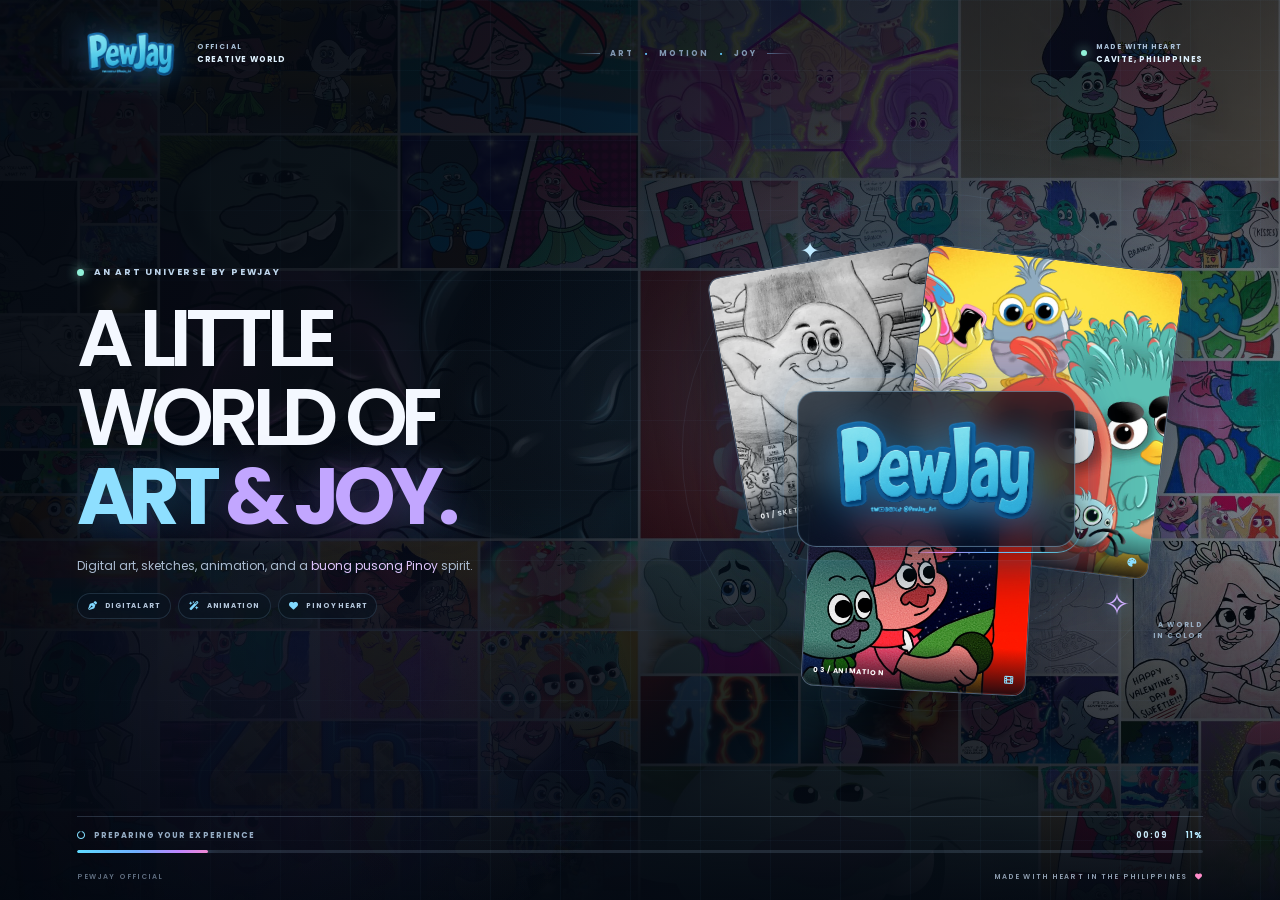
<file: index.html>
<!doctype html>
<html lang="en">
<head>
  <meta charset="utf-8">
  <meta name="viewport" content="width=device-width, initial-scale=1">
  <meta name="theme-color" content="#07111f">
  <meta name="description" content="Step into the world of PewJay: digital art, animation, sketches, and joy with a Filipino heart.">
  <title>LOADING...</title>
  <link rel="icon" href="assets/favicon.png" type="image/png">
  <link rel="preconnect" href="https://fonts.googleapis.com">
  <link rel="preconnect" href="https://fonts.gstatic.com" crossorigin>
  <link href="https://fonts.googleapis.com/css2?family=Poppins:wght@400;500;600;700;800&display=swap" rel="stylesheet">
  <link rel="stylesheet" href="https://cdnjs.cloudflare.com/ajax/libs/font-awesome/6.5.2/css/all.min.css">
  <link rel="stylesheet" href="css/style.css">
  <script src="js/site.js" defer></script>
</head>
<body class="intro-page">
  <main class="intro-screen" aria-labelledby="introHeading">
    <div class="intro-backdrop" aria-hidden="true"></div>
    <div class="intro-grain" aria-hidden="true"></div>
    <header class="intro-topbar">
      <a class="intro-brand" href="home.html" aria-label="PewJay Official home"><img src="assets/logo-name.png" alt="PewJay"><span>OFFICIAL<br><strong>CREATIVE WORLD</strong></span></a>
      <div class="intro-topbar__center"><span class="intro-topbar__line"></span> ART <i>•</i> MOTION <i>•</i> JOY <span class="intro-topbar__line"></span></div>
      <div class="intro-topbar__status"><span class="live-dot"></span><span>MADE WITH HEART<br><strong>CAVITE, PHILIPPINES</strong></span></div>
    </header>
    <div class="intro-content">
      <section class="intro-copy">
        <div class="intro-kicker"><span class="live-dot"></span> AN ART UNIVERSE BY PEWJAY</div>
        <h1 id="introHeading"><span>A LITTLE<br>WORLD OF</span><strong>ART <em>&amp; JOY.</em></strong></h1>
        <p class="intro-copy__description">Digital art, sketches, animation, and a <span>buong pusong Pinoy</span> spirit.</p>
        <div class="intro-tags"><span><i class="fa-solid fa-pen-nib" aria-hidden="true"></i> DIGITAL ART</span><span><i class="fa-solid fa-wand-magic-sparkles" aria-hidden="true"></i> ANIMATION</span><span><i class="fa-solid fa-heart" aria-hidden="true"></i> PINOY HEART</span></div>
      </section>
      <div class="intro-stage" aria-label="A preview of PewJay artwork">
        <span class="intro-stage__orbit intro-stage__orbit--one" aria-hidden="true"></span><span class="intro-stage__orbit intro-stage__orbit--two" aria-hidden="true"></span>
        <span class="intro-stage__spark intro-stage__spark--one" aria-hidden="true">✦</span><span class="intro-stage__spark intro-stage__spark--two" aria-hidden="true">✧</span>
        <figure class="intro-art-card intro-art-card--rear"><img src="assets/home/sketching/3.jpg" alt="A PewJay sketchbook drawing"><figcaption><span>01 / SKETCHBOOK</span><i class="fa-solid fa-pencil" aria-hidden="true"></i></figcaption></figure>
        <figure class="intro-art-card intro-art-card--front"><img src="assets/home/digital-art/1.jpg" alt="Colorful PewJay digital artwork"><figcaption><span>02 / DIGITAL ART</span><i class="fa-solid fa-palette" aria-hidden="true"></i></figcaption></figure>
        <figure class="intro-art-card intro-art-card--small"><img src="assets/home/animation/3.jpg" alt="A frame from a colorful PewJay animation"><figcaption><span>03 / ANIMATION</span><i class="fa-solid fa-film" aria-hidden="true"></i></figcaption></figure>
        <div class="intro-logo-shell"><img class="intro-logo" src="assets/logo-name.png" alt="PewJay"></div>
        <span class="intro-stage__note">A WORLD<br>IN COLOR</span>
      </div>
    </div>
    <div class="intro-loading" role="status" aria-live="polite">
      <div class="intro-loading__row"><span class="intro-loading__label"><i class="fa-solid fa-circle-notch" aria-hidden="true"></i> PREPARING YOUR EXPERIENCE</span><span class="intro-loading__numbers"><span data-intro-countdown>00:10</span><span data-intro-percent>00%</span></span></div>
      <div class="intro-progress"><span data-intro-progress></span></div>
    </div>
    <div class="intro-foot"><span>PEWJAY OFFICIAL</span><span>MADE WITH HEART IN THE PHILIPPINES <i class="fa-solid fa-heart" aria-hidden="true"></i></span></div>
  </main>
</body>
</html>
</file>
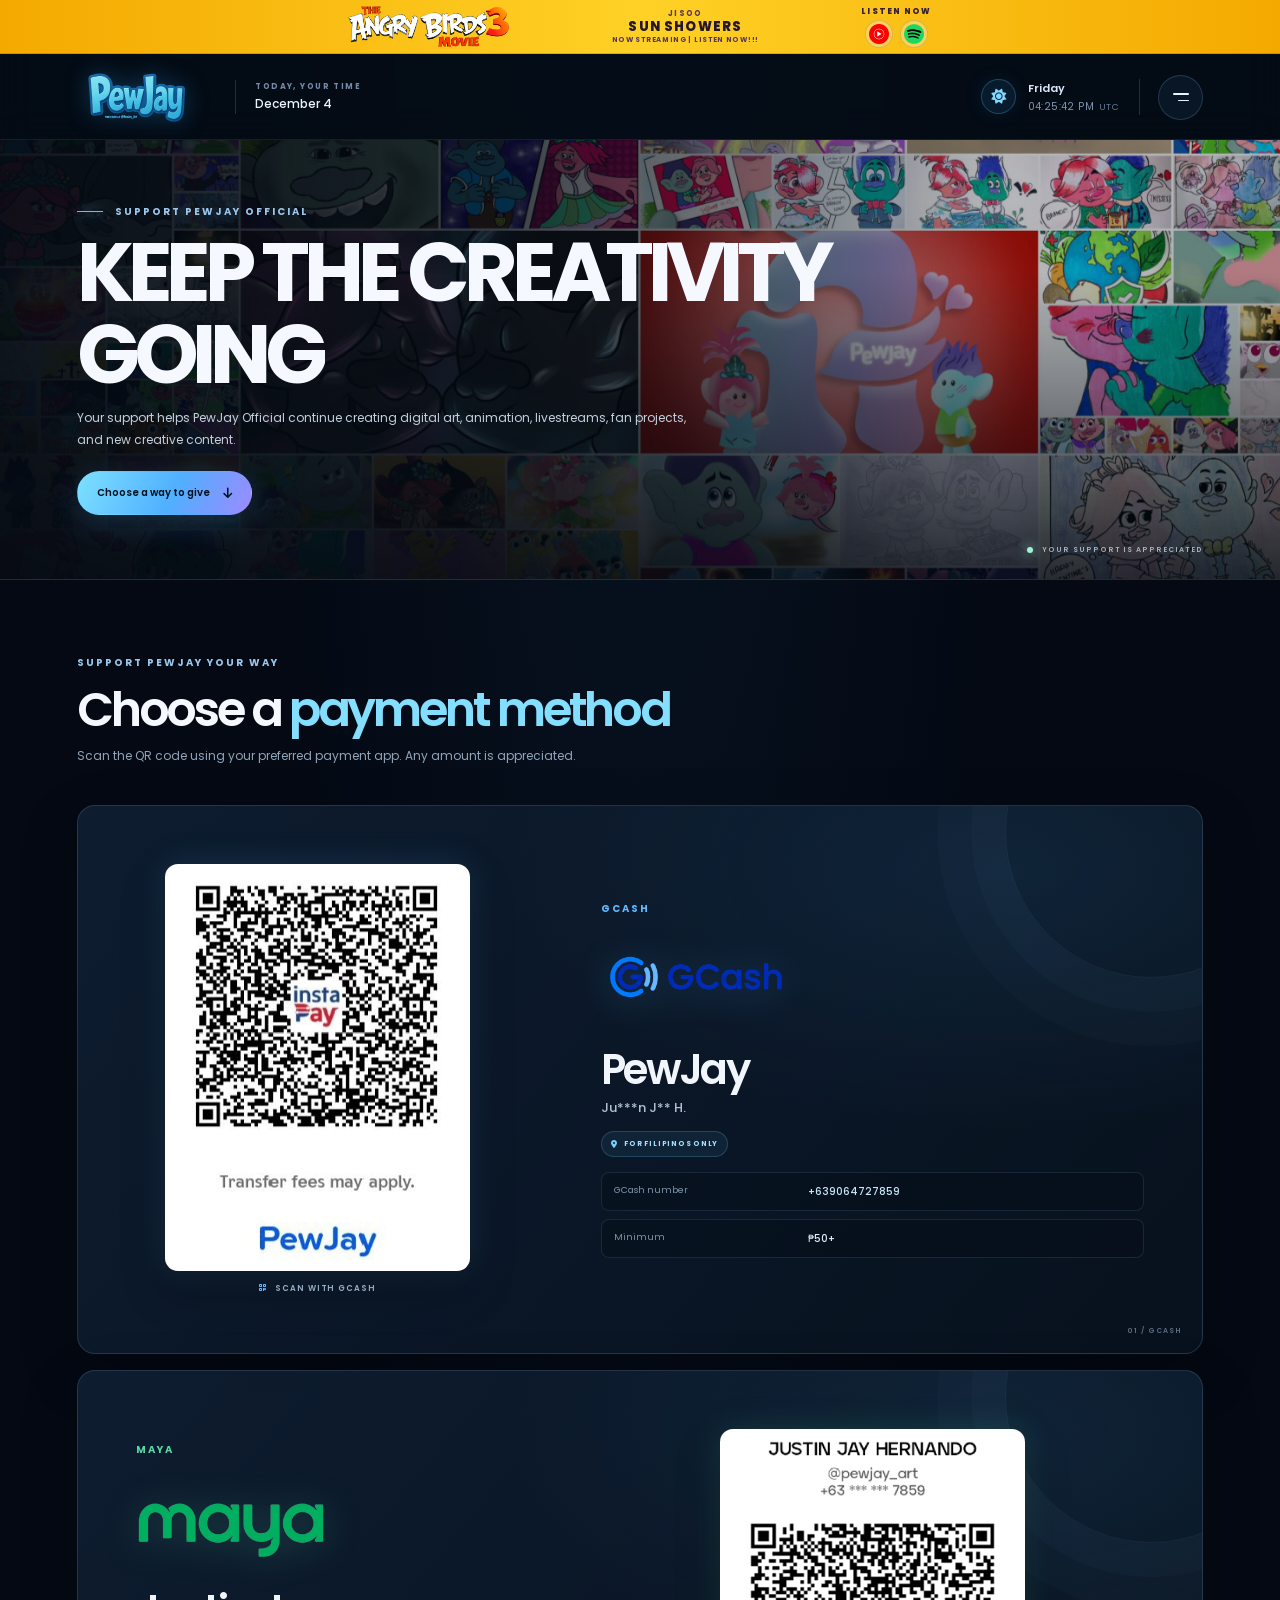
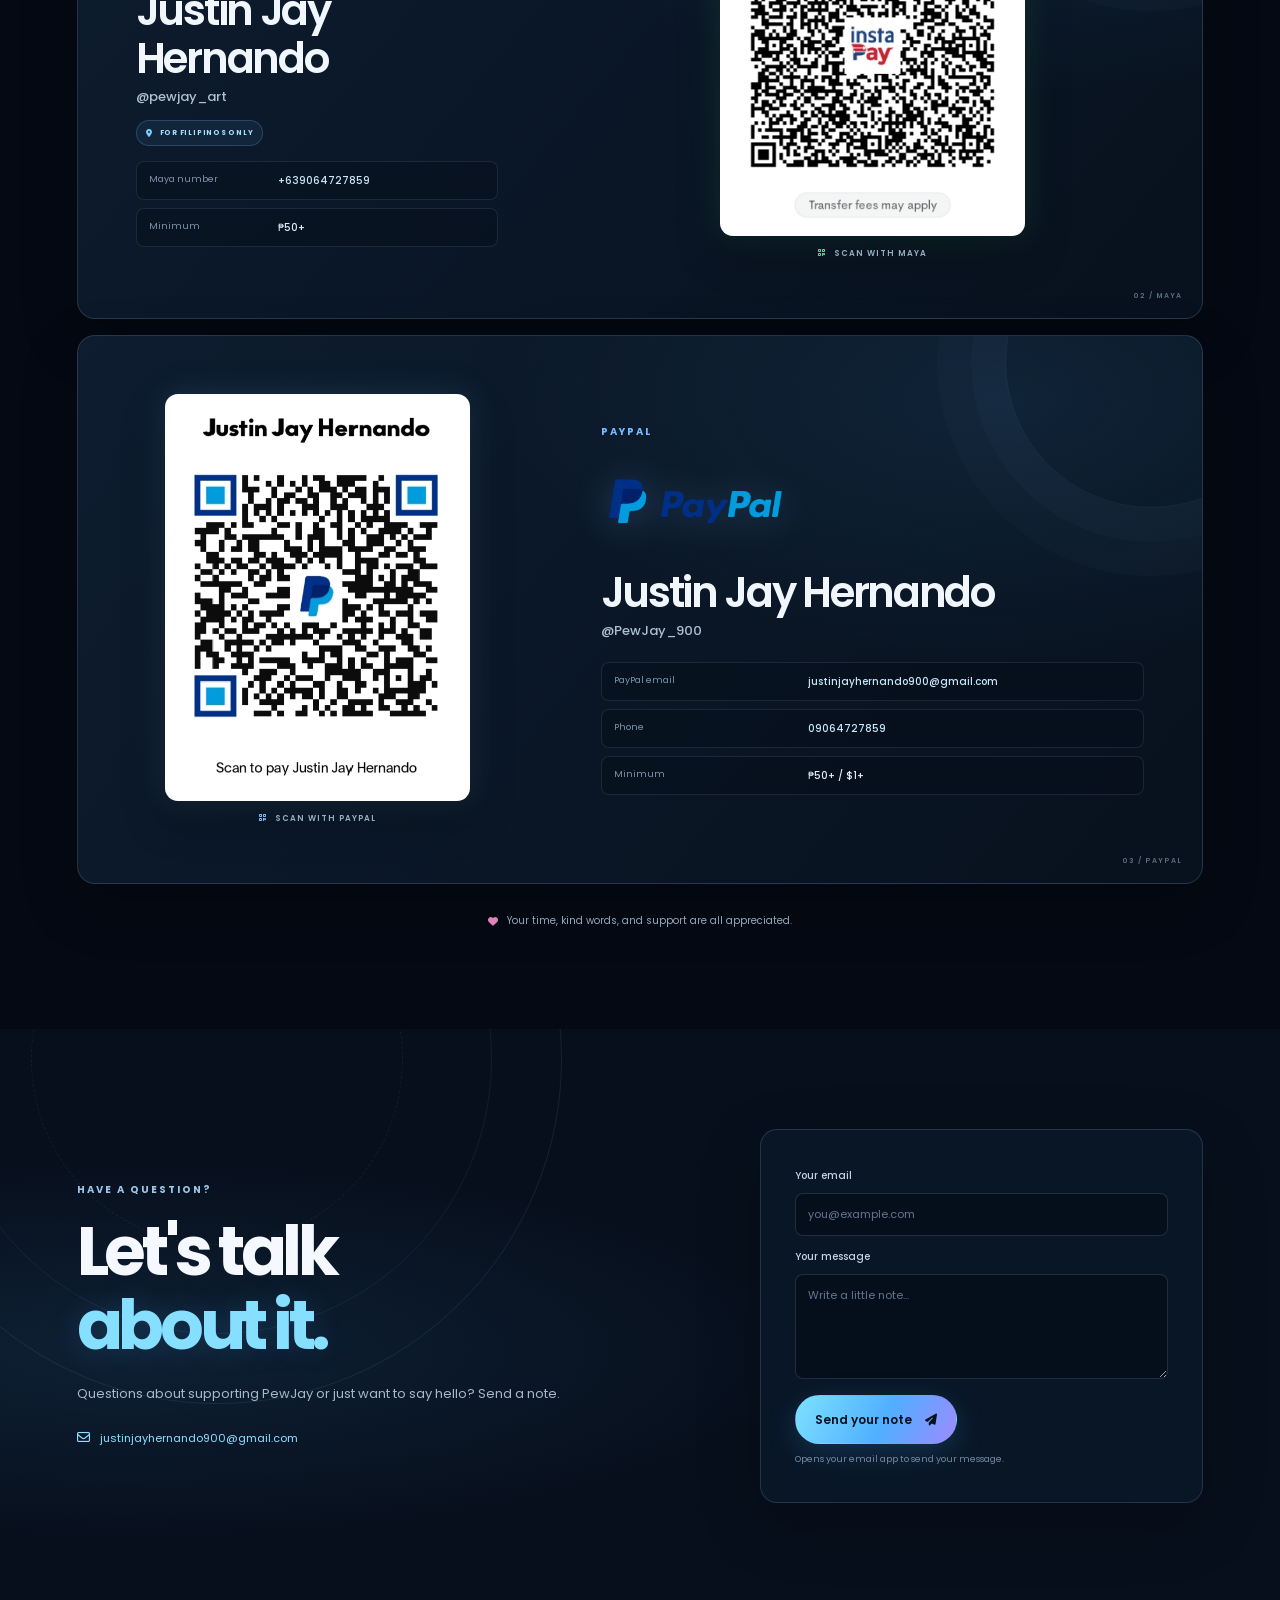
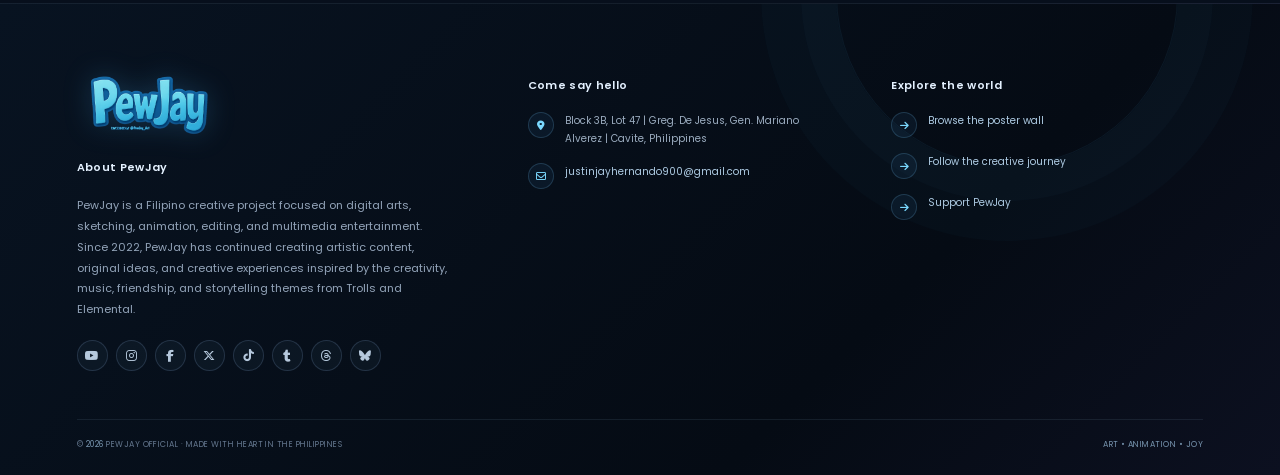
<file: donation.html>
<!doctype html>
<html lang="en">
<head>
  <meta charset="utf-8">
  <meta name="viewport" content="width=device-width, initial-scale=1">
  <meta name="theme-color" content="#07111f">
  <meta name="description" content="Support PewJay's art and creative work through GCash, Maya, or PayPal.">
  <title>DONATION</title>
  <link rel="icon" href="assets/favicon.png" type="image/png">
  <link rel="preconnect" href="https://fonts.googleapis.com">
  <link rel="preconnect" href="https://fonts.gstatic.com" crossorigin>
  <link href="https://fonts.googleapis.com/css2?family=Poppins:wght@400;500;600;700;800&display=swap" rel="stylesheet">
  <link rel="stylesheet" href="https://cdnjs.cloudflare.com/ajax/libs/font-awesome/6.5.2/css/all.min.css">
  <link rel="stylesheet" href="css/style.css">
  <script src="js/site.js" defer></script>
</head>
<body class="page page-subpage" data-page="donation">
  <div data-site-header></div>
  <div class="page-transition is-visible" id="pageTransition" aria-hidden="true"><div class="transition-mark"><span></span><span></span><span></span></div><img src="assets/logo-name.png" alt=""><p>LOADING PEWJAY</p></div>

  <main class="subpage-main donation-main">
    <section class="donation-feature-hero" aria-labelledby="donationHeading">
      <img class="donation-feature-hero__image" src="assets/donation/bg.jpg" alt="" aria-hidden="true">
      <div class="donation-feature-hero__shade" aria-hidden="true"></div>
      <div class="donation-feature-hero__copy">
        <p class="eyebrow"><span class="eyebrow-line"></span>SUPPORT PEWJAY OFFICIAL</p>
        <h1 id="donationHeading">KEEP THE CREATIVITY GOING</h1>
        <p>Your support helps PewJay Official continue creating digital art, animation, livestreams, fan projects, and new creative content.</p>
        <a class="button button--primary" href="#donation-options">Choose a way to give <i class="fa-solid fa-arrow-down" aria-hidden="true"></i></a>
      </div>
      <span class="donation-feature-hero__note"><i></i> YOUR SUPPORT IS APPRECIATED</span>
    </section>

    <section class="subpage-content donation-options" id="donation-options" aria-labelledby="donationOptionsHeading">
      <div class="section-heading">
        <p class="eyebrow">SUPPORT PEWJAY YOUR WAY</p>
        <h2 id="donationOptionsHeading">Choose a <span>payment method</span></h2>
        <p>Scan the QR code using your preferred payment app. Any amount is appreciated.</p>
      </div>

      <article class="payment-method payment-method--gcash" aria-labelledby="gcashHeading">
        <div class="payment-method__qr-wrap"><img class="payment-method__qr" src="assets/donation/gcash.jpg" alt="GCash QR code for PewJay" loading="lazy"><span class="payment-method__qr-caption"><i class="fa-solid fa-qrcode" aria-hidden="true"></i> SCAN WITH GCASH</span></div>
        <div class="payment-method__details">
          <p class="eyebrow">GCASH</p>
          <div class="payment-method__logo-frame"><img src="assets/donation/gcash-logo.png" alt="GCash logo" loading="lazy"></div>
          <h2 id="gcashHeading">PewJay</h2>
          <p class="payment-method__account">Ju***n J** H.</p>
          <p class="payment-method__restriction"><i class="fa-solid fa-location-dot" aria-hidden="true"></i> FOR FILIPINOS ONLY</p>
          <dl class="payment-method__info">
            <div><dt>GCash number</dt><dd><a href="tel:+639064727859">+639064727859</a></dd></div>
            <div><dt>Minimum</dt><dd>₱50+</dd></div>
          </dl>
        </div>
        <span class="payment-method__index" aria-hidden="true">01 / GCASH</span>
      </article>

      <article class="payment-method payment-method--maya payment-method--reverse" aria-labelledby="mayaHeading">
        <div class="payment-method__qr-wrap"><img class="payment-method__qr" src="assets/donation/maya.jpg" alt="Maya QR code for Justin Jay Hernando" loading="lazy"><span class="payment-method__qr-caption"><i class="fa-solid fa-qrcode" aria-hidden="true"></i> SCAN WITH MAYA</span></div>
        <div class="payment-method__details">
          <p class="eyebrow">MAYA</p>
          <div class="payment-method__logo-frame"><img src="assets/donation/maya-logo.png" alt="Maya logo" loading="lazy"></div>
          <h2 id="mayaHeading">Justin Jay Hernando</h2>
          <p class="payment-method__account">@pewjay_art</p>
          <p class="payment-method__restriction"><i class="fa-solid fa-location-dot" aria-hidden="true"></i> FOR FILIPINOS ONLY</p>
          <dl class="payment-method__info">
            <div><dt>Maya number</dt><dd><a href="tel:+639064727859">+639064727859</a></dd></div>
            <div><dt>Minimum</dt><dd>₱50+</dd></div>
          </dl>
        </div>
        <span class="payment-method__index" aria-hidden="true">02 / MAYA</span>
      </article>

      <article class="payment-method payment-method--paypal" aria-labelledby="paypalHeading">
        <div class="payment-method__qr-wrap"><img class="payment-method__qr" src="assets/donation/paypal.jpg" alt="PayPal QR code for Justin Jay Hernando" loading="lazy"><span class="payment-method__qr-caption"><i class="fa-solid fa-qrcode" aria-hidden="true"></i> SCAN WITH PAYPAL</span></div>
        <div class="payment-method__details">
          <p class="eyebrow">PAYPAL</p>
          <div class="payment-method__logo-frame"><img src="assets/donation/paypal-logo.png" alt="PayPal logo" loading="lazy"></div>
          <h2 id="paypalHeading">Justin Jay Hernando</h2>
          <p class="payment-method__account">@PewJay_900</p>
          <dl class="payment-method__info">
            <div><dt>PayPal email</dt><dd><a href="mailto:justinjayhernando900@gmail.com">justinjayhernando900@gmail.com</a></dd></div>
            <div><dt>Phone</dt><dd><a href="tel:09064727859">09064727859</a></dd></div>
            <div><dt>Minimum</dt><dd>₱50+ / $1+</dd></div>
          </dl>
        </div>
        <span class="payment-method__index" aria-hidden="true">03 / PAYPAL</span>
      </article>

      <p class="donation-thanks"><i class="fa-solid fa-heart" aria-hidden="true"></i> Your time, kind words, and support are all appreciated.</p>
    </section>

    <section class="ask-section page-section" id="donation-contact">
      <div class="ask-orbit" aria-hidden="true"></div>
      <div class="ask-copy">
        <p class="eyebrow">HAVE A QUESTION?</p>
        <h2>Let's talk<br><span>about it.</span></h2>
        <p>Questions about supporting PewJay or just want to say hello? Send a note.</p>
        <a class="ask-email" href="mailto:justinjayhernando900@gmail.com"><i class="fa-regular fa-envelope" aria-hidden="true"></i> justinjayhernando900@gmail.com</a>
      </div>
      <form class="contact-form" id="contactForm">
        <label for="contactEmail">Your email</label>
        <input id="contactEmail" name="email" type="email" placeholder="you@example.com" autocomplete="email" required>
        <label for="contactMessage">Your message</label>
        <textarea id="contactMessage" name="message" rows="4" placeholder="Write a little note..." required></textarea>
        <button class="button button--primary" type="submit">Send your note <i class="fa-solid fa-paper-plane" aria-hidden="true"></i></button>
        <p class="form-note" data-form-note>Opens your email app to send your message.</p>
      </form>
    </section>
  </main>

  <div data-site-footer></div>
  <button class="back-to-top" type="button" data-back-to-top aria-label="Back to top"><i class="fa-solid fa-arrow-up" aria-hidden="true"></i><span>Top</span></button>
</body>
</html>
</file>
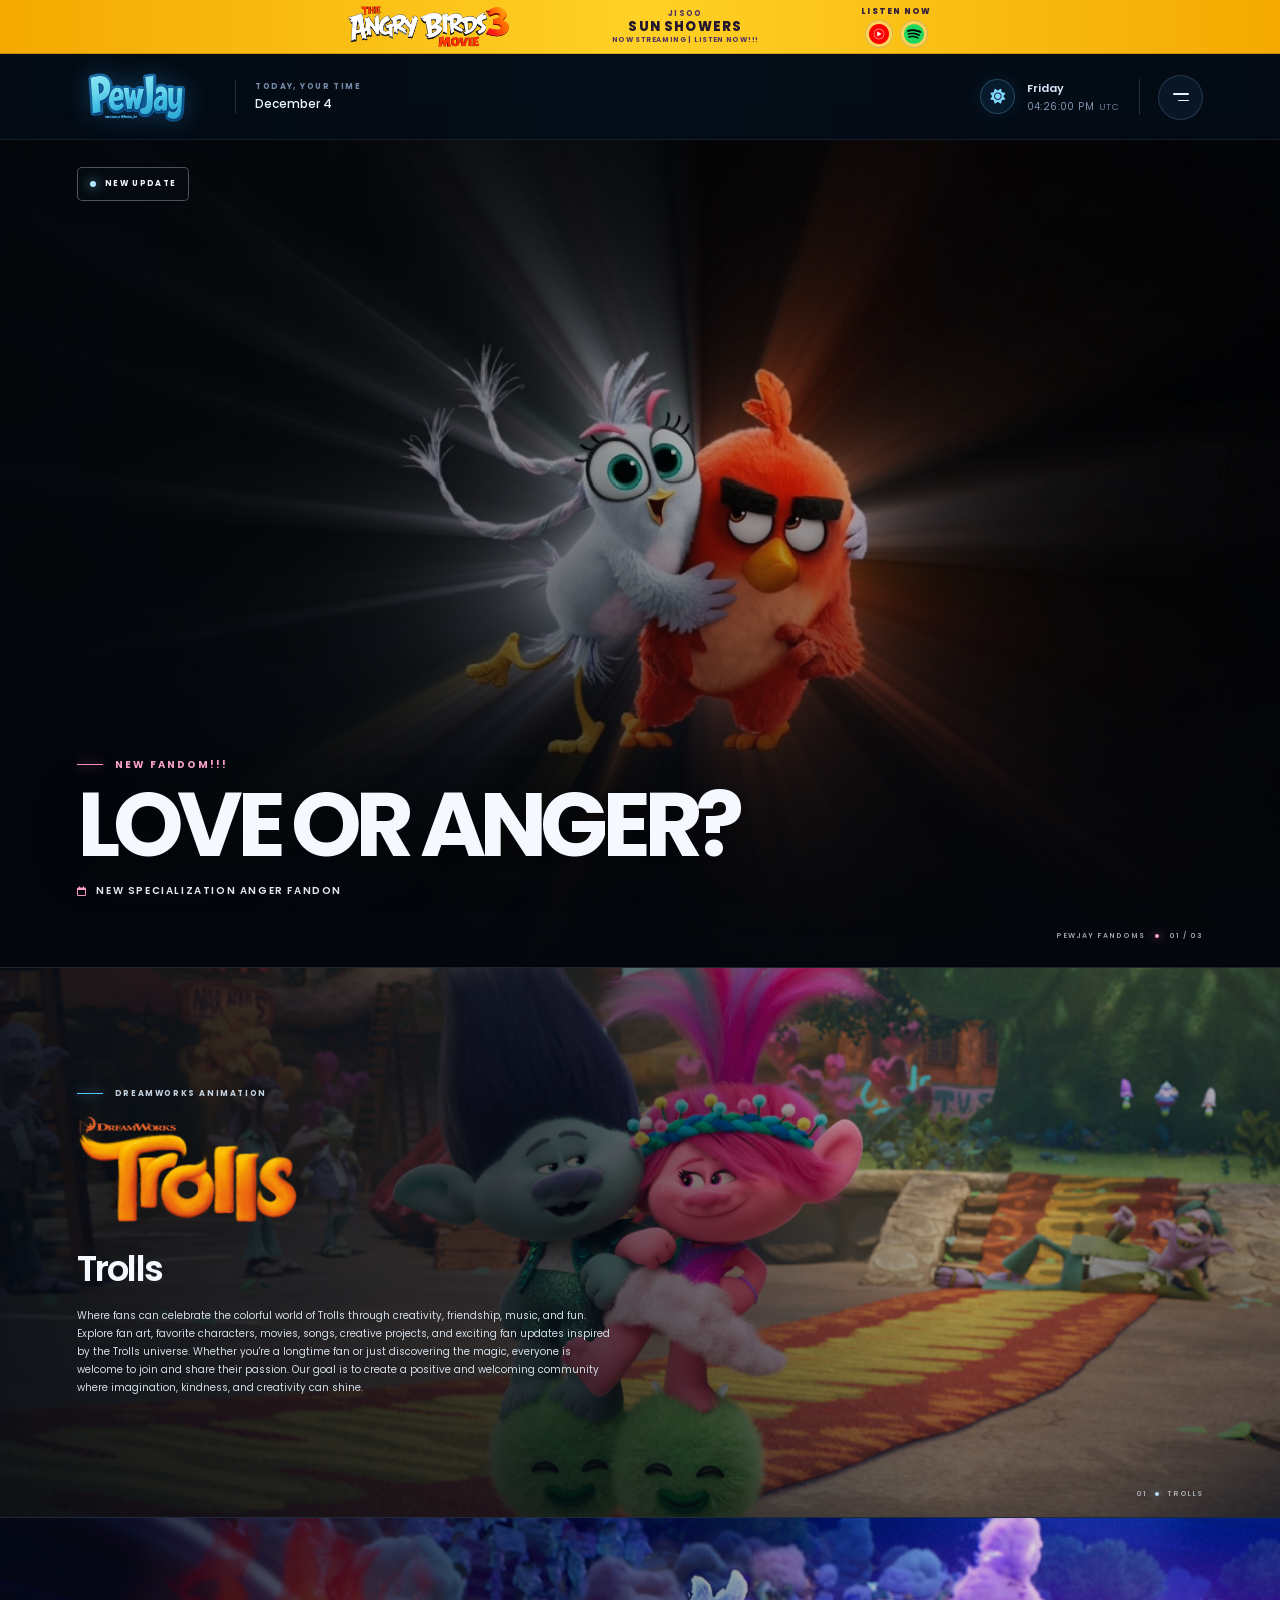
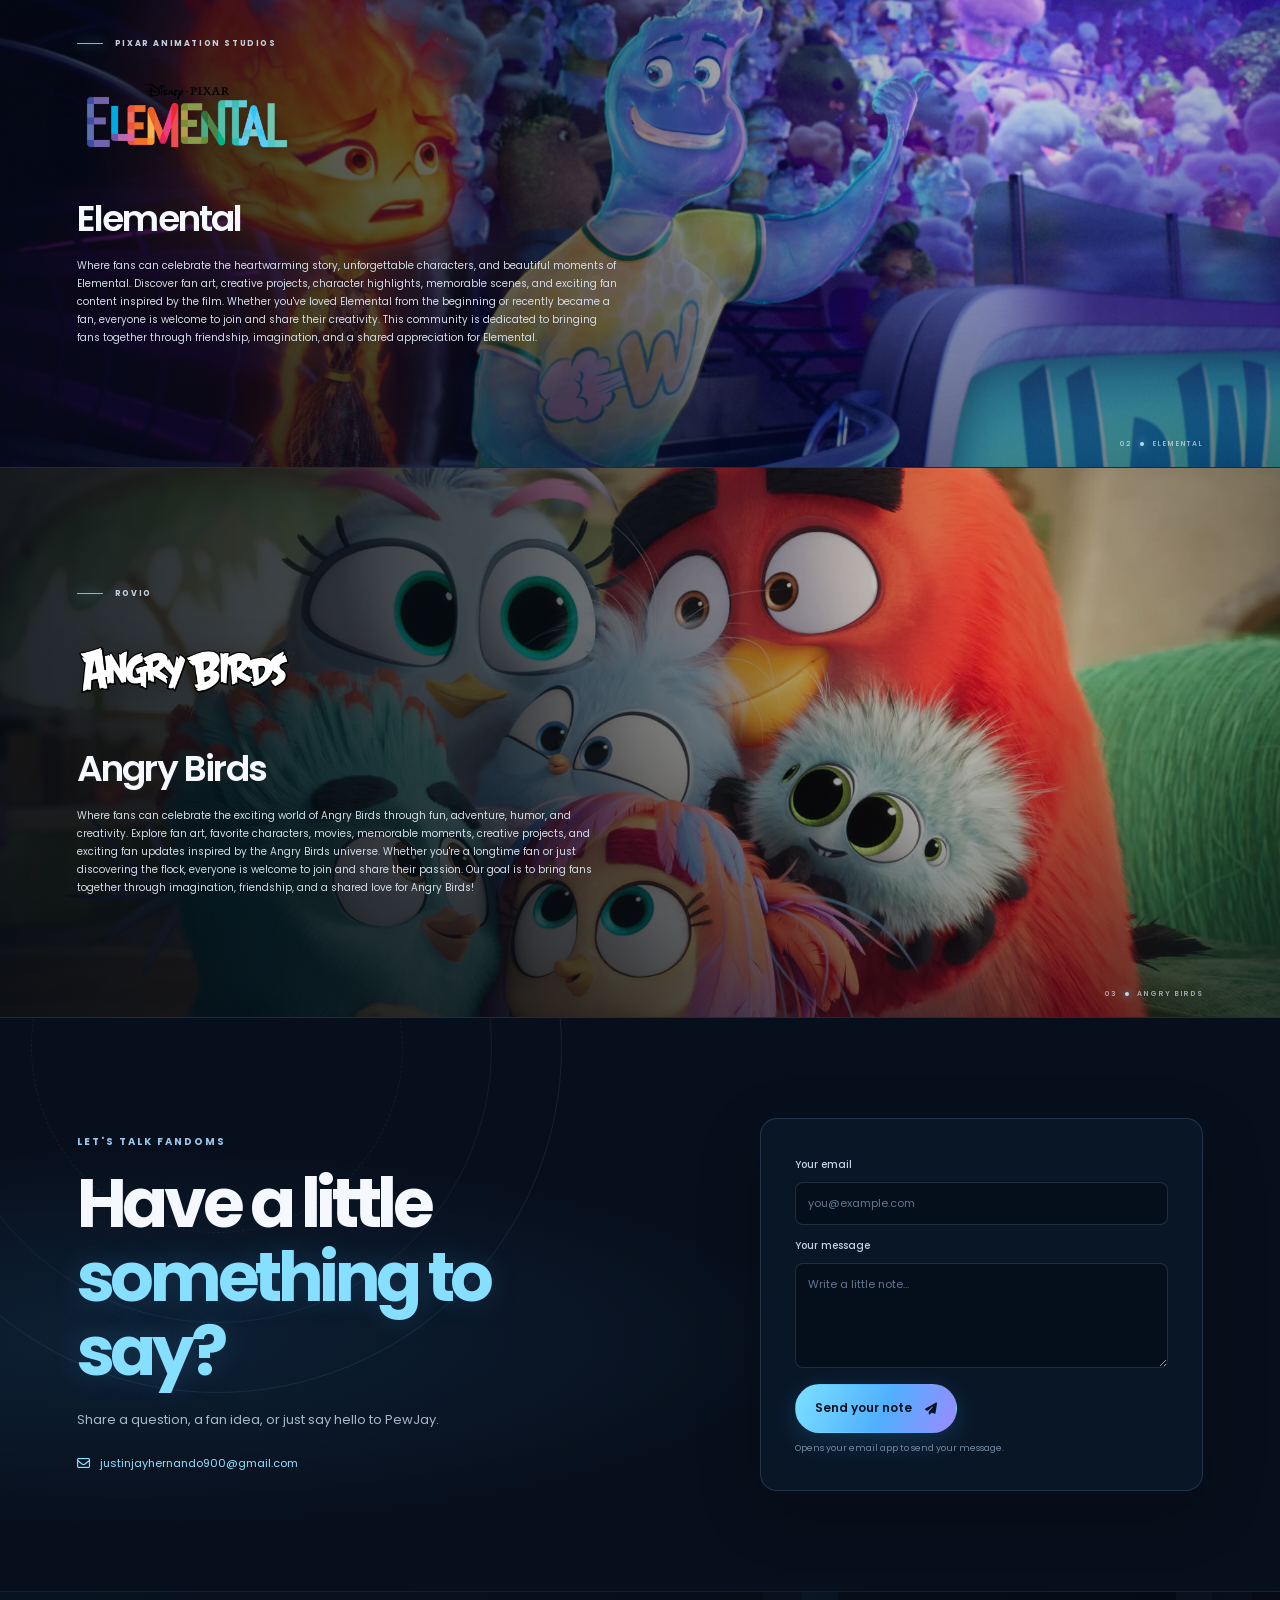
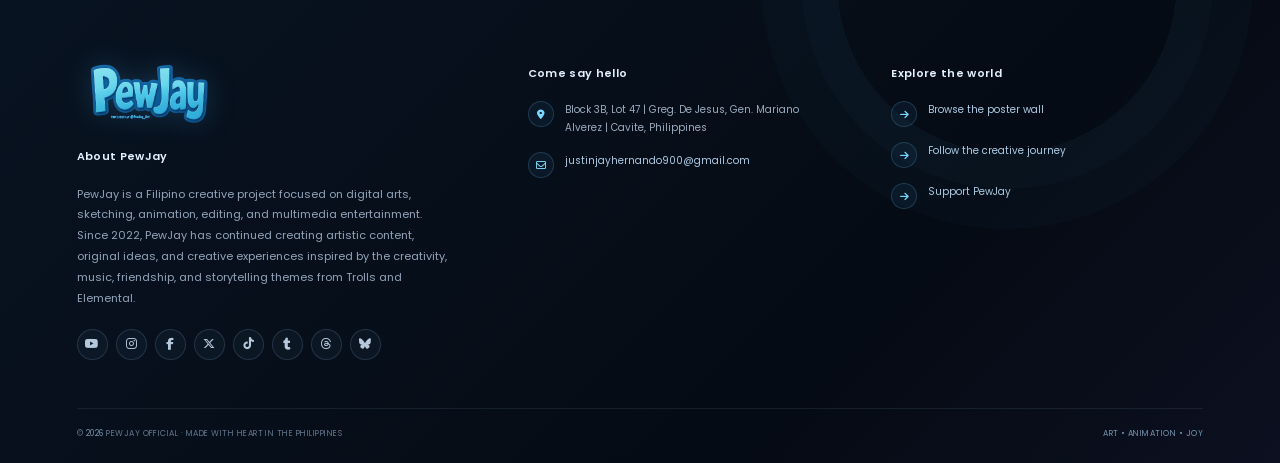
<file: fans.html>
<!doctype html>
<html lang="en">
<head>
  <meta charset="utf-8">
  <meta name="viewport" content="width=device-width, initial-scale=1">
  <meta name="theme-color" content="#07111f">
  <meta name="description" content="Explore PewJay's Trolls and Elemental fandom pages.">
  <title>FANS</title>
  <link rel="icon" href="assets/favicon.png" type="image/png">
  <link rel="preconnect" href="https://fonts.googleapis.com">
  <link rel="preconnect" href="https://fonts.gstatic.com" crossorigin>
  <link href="https://fonts.googleapis.com/css2?family=Poppins:wght@400;500;600;700;800&display=swap" rel="stylesheet">
  <link rel="stylesheet" href="https://cdnjs.cloudflare.com/ajax/libs/font-awesome/6.5.2/css/all.min.css">
  <link rel="stylesheet" href="css/style.css">
  <script src="js/site.js" defer></script>
</head>
<body class="page page-subpage page-fans" data-page="fans">
  <div data-site-header></div>
  <div class="page-transition is-visible" id="pageTransition" aria-hidden="true"><div class="transition-mark"><span></span><span></span><span></span></div><img src="assets/logo-name.png" alt=""><p>LOADING PEWJAY</p></div>

  <main class="subpage-main fans-main">
    <section class="fans-feature-hero" aria-labelledby="fansHeroHeading">
      <img class="fans-feature-hero__image" src="assets/fans/bg/fans-hero.jpg" alt="" aria-hidden="true">
      <div class="fans-feature-hero__shade" aria-hidden="true"></div>
      <p class="fans-feature-hero__update"><span></span> NEW UPDATE</p>
      <div class="fans-feature-hero__copy">
        <p class="eyebrow"><span class="eyebrow-line"></span> NEW FANDOM!!!</p>
        <h1 id="fansHeroHeading">LOVE OR ANGER?</h1>
        <p class="fans-feature-hero__date"><i class="fa-regular fa-calendar" aria-hidden="true"></i> NEW SPECIALIZATION ANGER FANDON</p>
      </div>
      <span class="fans-feature-hero__index">PEWJAY FANDOMS <i></i> 01 / 03</span>
    </section>

    <section class="fandom-showcase fandom-showcase--trolls" aria-labelledby="trollsHeading">
      <img class="fandom-showcase__image" src="assets/fans/bg/trolls-bg.jpg" alt="" loading="lazy" aria-hidden="true">
      <div class="fandom-showcase__shade" aria-hidden="true"></div>
      <div class="fandom-showcase__copy">
        <p class="eyebrow"><span class="eyebrow-line"></span> DREAMWORKS ANIMATION</p>
        <div class="fandom-showcase__logo"><img src="assets/fans/logo-name/trolls-name.png" alt="Trolls" loading="lazy"></div>
        <h2 id="trollsHeading">Trolls</h2>
        <p>Where fans can celebrate the colorful world of Trolls through creativity, friendship, music, and fun. Explore fan art, favorite characters, movies, songs, creative projects, and exciting fan updates inspired by the Trolls universe. Whether you're a longtime fan or just discovering the magic, everyone is welcome to join and share their passion. Our goal is to create a positive and welcoming community where imagination, kindness, and creativity can shine.</p>
      </div>
      <span class="fandom-showcase__number">01 <i></i> TROLLS</span>
    </section>

    <section class="fandom-showcase fandom-showcase--elemental" aria-labelledby="elementalHeading">
      <img class="fandom-showcase__image" src="assets/fans/bg/elemental-bg.jpg" alt="" loading="lazy" aria-hidden="true">
      <div class="fandom-showcase__shade" aria-hidden="true"></div>
      <div class="fandom-showcase__copy">
        <p class="eyebrow"><span class="eyebrow-line"></span> PIXAR ANIMATION STUDIOS</p>
        <div class="fandom-showcase__logo"><img src="assets/fans/logo-name/elemental-name.png" alt="Elemental" loading="lazy"></div>
        <h2 id="elementalHeading">Elemental</h2>
        <p>Where fans can celebrate the heartwarming story, unforgettable characters, and beautiful moments of Elemental. Discover fan art, creative projects, character highlights, memorable scenes, and exciting fan content inspired by the film. Whether you've loved Elemental from the beginning or recently became a fan, everyone is welcome to join and share their creativity. This community is dedicated to bringing fans together through friendship, imagination, and a shared appreciation for Elemental.</p>
      </div>
      <span class="fandom-showcase__number">02 <i></i> ELEMENTAL</span>
    </section>

    <section class="fandom-showcase fandom-showcase--angry-birds" aria-labelledby="angrybirdsHeading">
      <img class="fandom-showcase__image" src="assets/fans/bg/angry-birds-bg.jpg" alt="" loading="lazy" aria-hidden="true">
      <div class="fandom-showcase__shade" aria-hidden="true"></div>
      <div class="fandom-showcase__copy">
        <p class="eyebrow"><span class="eyebrow-line"></span> ROVIO</p>
        <div class="fandom-showcase__logo"><img src="assets/fans/logo-name/angry-birds-name.png" alt="Angry-Birds" loading="lazy"></div>
        <h2 id="elementalHeading">Angry Birds</h2>
        <p>Where fans can celebrate the exciting world of Angry Birds through fun, adventure, humor, and creativity. Explore fan art, favorite characters, movies, memorable moments, creative projects, and exciting fan updates inspired by the Angry Birds universe. Whether you're a longtime fan or just discovering the flock, everyone is welcome to join and share their passion. Our goal is to bring fans together through imagination, friendship, and a shared love for Angry Birds!</p>
      </div>
      <span class="fandom-showcase__number">03 <i></i> ANGRY BIRDS</span>
    </section>

    <section class="ask-section page-section" id="fans-contact">
      <div class="ask-orbit" aria-hidden="true"></div>
      <div class="ask-copy">
        <p class="eyebrow">LET'S TALK FANDOMS</p>
        <h2>Have a little<br><span>something to say?</span></h2>
        <p>Share a question, a fan idea, or just say hello to PewJay.</p>
        <a class="ask-email" href="mailto:justinjayhernando900@gmail.com"><i class="fa-regular fa-envelope" aria-hidden="true"></i> justinjayhernando900@gmail.com</a>
      </div>
      <form class="contact-form" id="contactForm">
        <label for="contactEmail">Your email</label>
        <input id="contactEmail" name="email" type="email" placeholder="you@example.com" autocomplete="email" required>
        <label for="contactMessage">Your message</label>
        <textarea id="contactMessage" name="message" rows="4" placeholder="Write a little note..." required></textarea>
        <button class="button button--primary" type="submit">Send your note <i class="fa-solid fa-paper-plane" aria-hidden="true"></i></button>
        <p class="form-note" data-form-note>Opens your email app to send your message.</p>
      </form>
    </section>
  </main>

  <div data-site-footer></div>
  <button class="back-to-top" type="button" data-back-to-top aria-label="Back to top"><i class="fa-solid fa-arrow-up" aria-hidden="true"></i><span>Top</span></button>
</body>
</html>
</file>
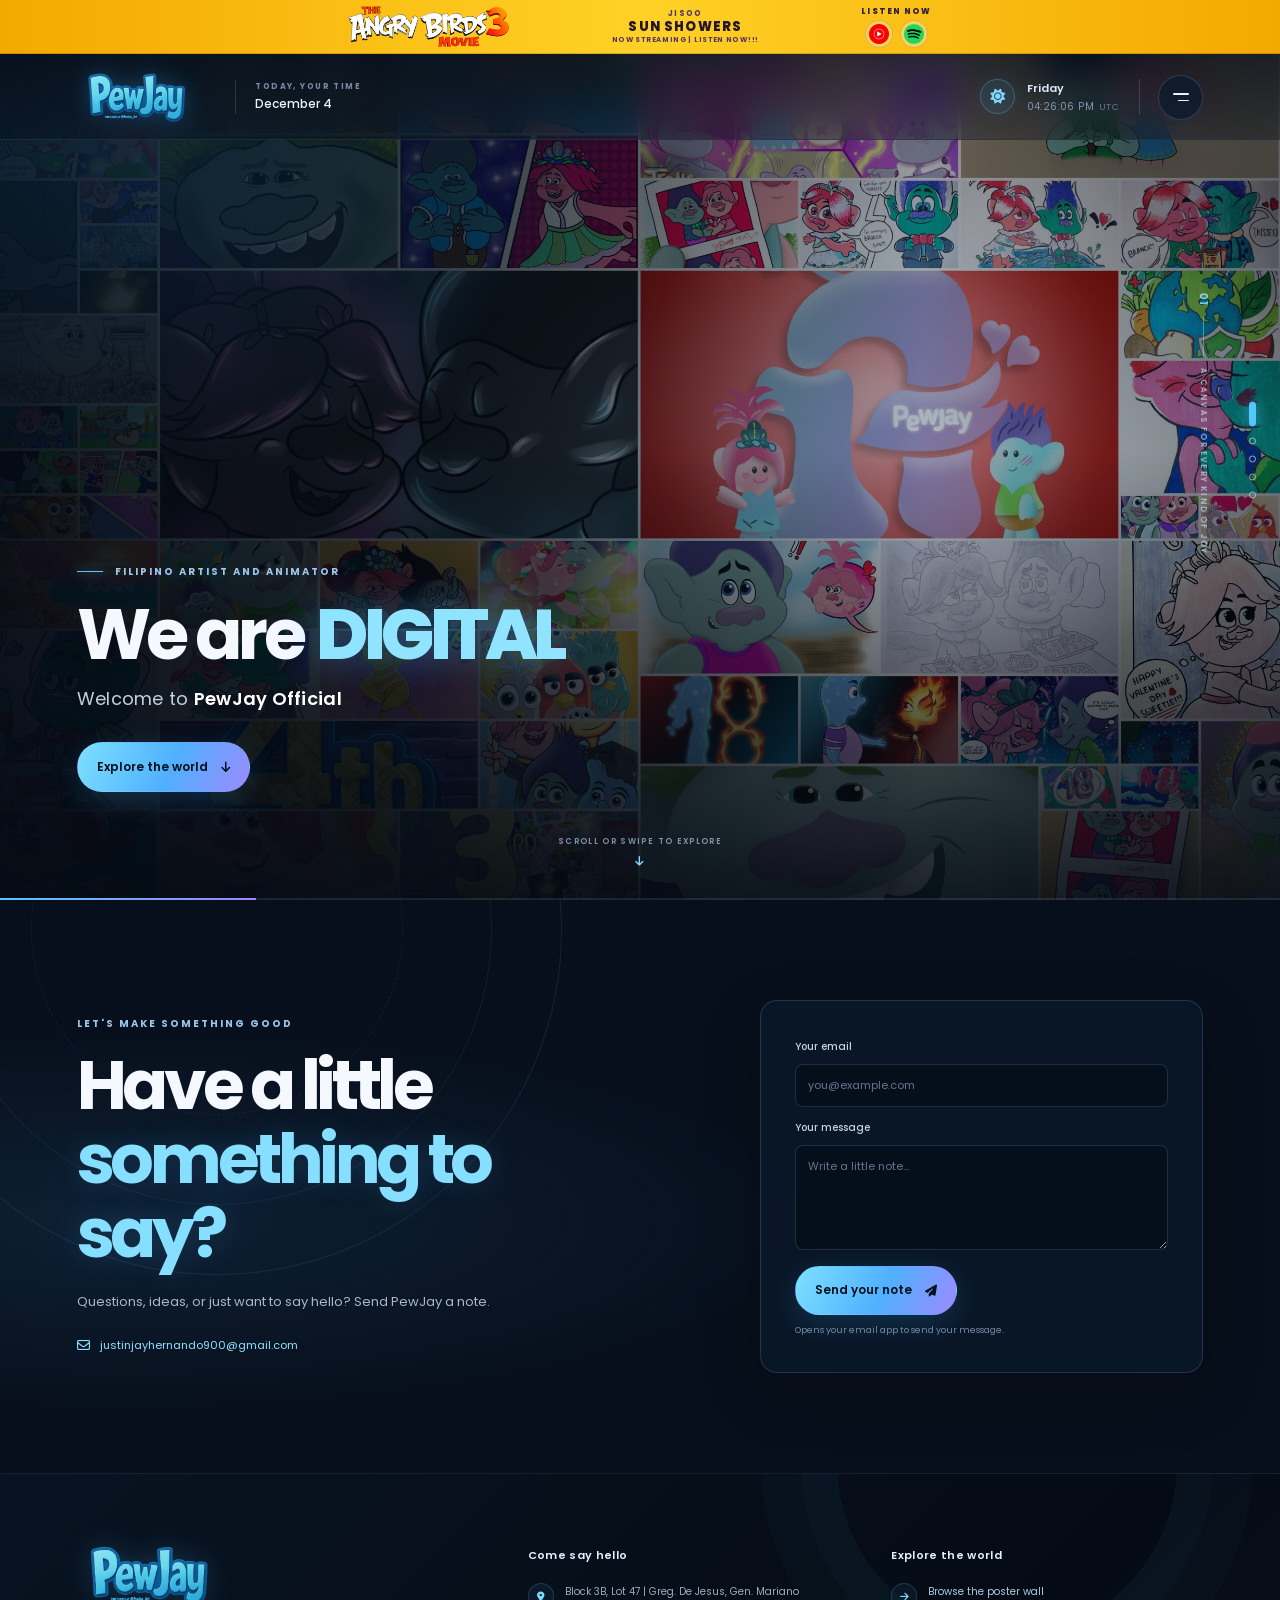
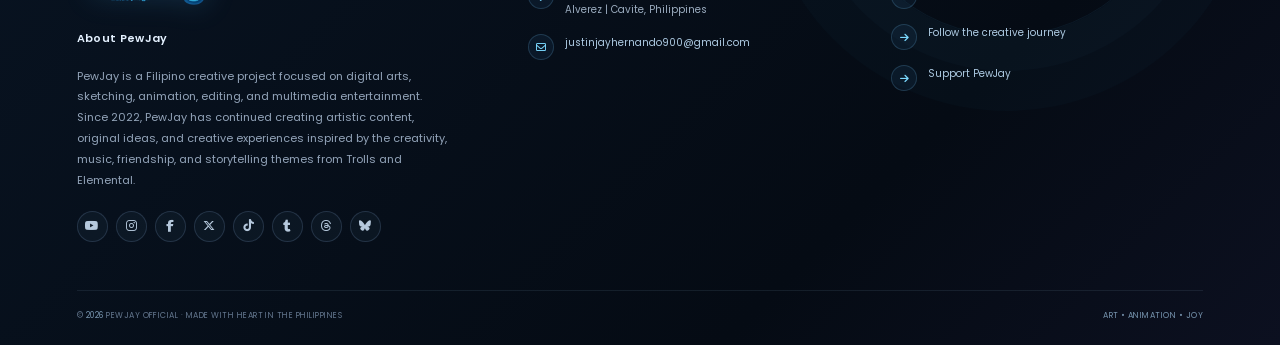
<file: home.html>
<!doctype html>
<html lang="en">
<head>
  <meta charset="utf-8">
  <meta name="viewport" content="width=device-width, initial-scale=1">
  <meta name="theme-color" content="#07111f">
  <meta name="description" content="Welcome to PewJay Official — digital art, sketching, animation, livestreams, and a little joy.">
  <title>HOME - PEWJAY OFFICIAL</title>
  <link rel="icon" href="assets/favicon.png" type="image/png">
  <link rel="preconnect" href="https://fonts.googleapis.com">
  <link rel="preconnect" href="https://fonts.gstatic.com" crossorigin>
  <link href="https://fonts.googleapis.com/css2?family=Poppins:wght@400;500;600;700;800&display=swap" rel="stylesheet">
  <link rel="stylesheet" href="https://cdnjs.cloudflare.com/ajax/libs/font-awesome/6.5.2/css/all.min.css">
  <link rel="stylesheet" href="css/style.css">
  <script src="js/site.js" defer></script>
</head>
<body class="page page-home">
  <div data-site-header></div>
  <div class="page-transition is-visible" id="pageTransition" aria-hidden="true"><div class="transition-mark"><span></span><span></span><span></span></div><img src="assets/logo-name.png" alt=""><p>LOADING PEWJAY</p></div>
  <main class="home-page">
    <div class="story-deck" data-story-deck aria-label="PewJay story">
      <section class="story-panel story-hero is-active" data-story-panel aria-label="Welcome">
        <div class="hero-backdrop" aria-hidden="true"></div><div class="hero-vignette" aria-hidden="true"></div>
        <div class="hero-content">
          <p class="eyebrow"><span class="eyebrow-line"></span>FILIPINO ARTIST AND ANIMATOR</p>
          <h1 class="hero-heading">We are <span class="rotating-word" data-rotating-word>DIGITAL</span></h1>
          <p class="hero-subtitle">Welcome to <strong>PewJay Official</strong></p>
          <button class="button button--primary" type="button" data-story-next>Explore the world <i class="fa-solid fa-arrow-down" aria-hidden="true"></i></button>
        </div>
        <div class="hero-side-note"><span>01</span><span class="hero-side-note__line"></span><span>A CANVAS FOR EVERY KIND OF JOY</span></div>
        <div class="story-hint"><span>SCROLL OR SWIPE TO EXPLORE</span><i class="fa-solid fa-arrow-down" aria-hidden="true"></i></div>
      </section>

      <section class="story-panel whats-new-panel" data-story-panel data-whats-new-panel aria-label="What's new" aria-hidden="true">
        <div class="whats-new__photo" aria-hidden="true"><img data-whats-new-image alt=""></div>
        <div class="whats-new__copy" aria-live="polite">
          <p class="eyebrow"><span class="eyebrow-line"></span> PEWJAY FEATURED</p>
          <h2>WHAT'S NEW</h2>
          <div class="whats-new__details">
            <h3 data-whats-new-subheading></h3>
            <p class="whats-new__release"><i class="fa-regular fa-calendar" aria-hidden="true"></i><span><small>RELEASE DATE</small><strong data-whats-new-release></strong></span></p>
            <p class="whats-new__description" data-whats-new-description></p>
            <a class="button button--primary whats-new__button" data-whats-new-link href="events.html" hidden></a>
          </div>
        </div>
        <div class="whats-new__controls" data-whats-new-controls role="group" aria-label="Featured update controls">
          <button class="whats-new__arrow whats-new__arrow--previous" type="button" data-whats-new-step="-1" aria-label="Previous featured update" aria-keyshortcuts="ArrowLeft"><i class="fa-solid fa-arrow-left" aria-hidden="true"></i></button>
          <button class="whats-new__arrow whats-new__arrow--next" type="button" data-whats-new-step="1" aria-label="Next featured update" aria-keyshortcuts="ArrowRight"><i class="fa-solid fa-arrow-right" aria-hidden="true"></i></button>
        </div>
        <div class="whats-new__dots" data-whats-new-dots role="group" aria-label="Featured updates"></div>
        <div class="story-hint"><span>SWIPE LEFT/RIGHT · SCROLL TO EXPLORE</span><i class="fa-solid fa-arrow-down" aria-hidden="true"></i></div>
      </section>

      <section class="story-panel about-panel" data-story-panel aria-label="About PewJay" aria-hidden="true">
        <div class="about-orbit about-orbit--one" aria-hidden="true"></div><div class="about-orbit about-orbit--two" aria-hidden="true"></div>
        <div class="about-layout">
          <div class="about-number">01 <span>—</span> 04</div>
          <div class="about-copy">
            <p class="eyebrow">A CREATIVE SPACE FOR EVERYONE</p>
            <h2>WHAT IS <span>PEWJAY?</span></h2>
            <p>PewJay is a Filipino creative project focused on digital arts, sketching, animation, editing, and multimedia entertainment. Since 2022, PewJay has continued creating artistic content, original ideas, and creative experiences inspired by the creativity, music, friendship, and storytelling themes from Trolls and Elemental.</p>
            <div class="about-tags"><span><i class="fa-solid fa-pen-nib" aria-hidden="true"></i> Made by hand</span><span><i class="fa-solid fa-heart" aria-hidden="true"></i> Shared with heart</span></div>
            <button class="text-link" type="button" data-story-next>See what we make <i class="fa-solid fa-arrow-right" aria-hidden="true"></i></button>
          </div>
          <div class="about-art" aria-hidden="true">
            <img src="assets/home/animation/1.jpg" alt="" class="about-art__main">
            <img src="assets/home/sketching/1.jpg" alt="" class="about-art__small">
            <span class="art-sticker">DRAW<br>YOUR<br>WORLD</span>
          </div>
        </div>
        <div class="story-hint"><span>SCROLL OR SWIPE TO EXPLORE</span><i class="fa-solid fa-arrow-down" aria-hidden="true"></i></div>
      </section>

      <section class="story-panel content-panel" data-story-panel aria-label="PewJay content" aria-hidden="true">
        <div class="content-heading"><p class="eyebrow">A CREATIVE PLAYGROUND</p><h2>One world.<br><span>Many ways to play.</span></h2></div>
        <div class="content-carousel" data-content-carousel role="region" aria-roledescription="carousel" aria-label="PewJay creative categories">
          <div class="content-carousel__stage" data-content-stage>
            <div class="content-carousel__track" data-content-track></div>
            <button class="content-carousel__arrow content-carousel__arrow--previous" type="button" data-content-category-step="-1" aria-label="Previous category"><i class="fa-solid fa-arrow-left" aria-hidden="true"></i></button>
            <button class="content-carousel__arrow content-carousel__arrow--next" type="button" data-content-category-step="1" aria-label="Next category"><i class="fa-solid fa-arrow-right" aria-hidden="true"></i></button>
          </div>
          <div class="content-carousel__footer">
            <div class="content-carousel__dots" data-content-dots role="group" aria-label="Choose a creative category"></div>
            <p class="content-carousel__selection" aria-live="polite"><span data-content-category-count>01 / 05</span><strong data-content-category-name>Digital art</strong></p>
          </div>
        </div>
        <div class="story-hint"><span>SWIPE LEFT/RIGHT OR PICK A CATEGORY</span><i class="fa-solid fa-arrow-down" aria-hidden="true"></i></div>
      </section>

      <section class="story-panel owner-panel" data-story-panel aria-label="PewJay creator" aria-hidden="true">
        <div class="owner-glow" aria-hidden="true"></div>
        <div class="owner-layout">
          <div class="owner-photo-wrap"><img src="assets/home/pewjay-owner.jpg" alt="Portrait of PewJay, creator and owner" class="owner-photo"><span class="owner-photo-tag"><i class="fa-solid fa-sparkles" aria-hidden="true"></i> THE PERSON BEHIND THE ART</span></div>
          <div class="owner-copy"><p class="eyebrow">MEET THE CREATOR</p><h2>PEWJAY<br><span>OWNER &amp; CREATOR</span></h2><p>PewJay was created by Justin Jay Hernando, a passionate artist, animator, editor, and multimedia creator inspired by animated storytelling and creative fandom communities. The project focuses on creativity, imagination, and entertainment through digital arts, animation, storytelling, and Technology skills, especially inspired by Trolls and Elemental.</p><a class="button button--primary" href="social.html">Find PewJay online <i class="fa-solid fa-arrow-right" aria-hidden="true"></i></a></div>
        </div>
        <div class="story-hint story-hint--end"><span>KEEP SCROLLING TO SAY HELLO</span><i class="fa-solid fa-arrow-down" aria-hidden="true"></i></div>
      </section>
      <div class="story-pagination" aria-label="Story navigation"><button class="is-active" type="button" aria-label="Go to welcome" data-story-dot="0"></button><button type="button" aria-label="Go to what's new" data-story-dot="1"></button><button type="button" aria-label="Go to about" data-story-dot="2"></button><button type="button" aria-label="Go to content" data-story-dot="3"></button><button type="button" aria-label="Go to creator" data-story-dot="4"></button></div>
      <div class="story-progress"><span data-story-progress></span></div>
    </div>

    <section class="ask-section page-section" id="contact">
      <div class="ask-orbit" aria-hidden="true"></div>
      <div class="ask-copy"><p class="eyebrow">LET'S MAKE SOMETHING GOOD</p><h2>Have a little<br><span>something to say?</span></h2><p>Questions, ideas, or just want to say hello? Send PewJay a note.</p><a class="ask-email" href="mailto:justinjayhernando900@gmail.com"><i class="fa-regular fa-envelope" aria-hidden="true"></i> justinjayhernando900@gmail.com</a></div>
      <form class="contact-form" id="contactForm">
        <label for="contactEmail">Your email</label><input id="contactEmail" name="email" type="email" placeholder="you@example.com" autocomplete="email" required>
        <label for="contactMessage">Your message</label><textarea id="contactMessage" name="message" rows="4" placeholder="Write a little note..." required></textarea>
        <button class="button button--primary" type="submit">Send your note <i class="fa-solid fa-paper-plane" aria-hidden="true"></i></button>
        <p class="form-note" data-form-note>Opens your email app to send your message.</p>
      </form>
    </section>
  </main>
  <div data-site-footer></div>
  <button class="back-to-top" type="button" data-back-to-top aria-label="Back to top"><i class="fa-solid fa-arrow-up" aria-hidden="true"></i><span>Top</span></button>
  <div class="cookie-notice" data-cookie-notice role="dialog" aria-label="Cookie preferences" aria-live="polite">
    <button class="cookie-close" type="button" data-cookie-choice="essential" aria-label="Close cookie notice"><i class="fa-solid fa-xmark" aria-hidden="true"></i></button>
    <span class="cookie-icon"><i class="fa-solid fa-cookie-bite" aria-hidden="true"></i></span><div class="cookie-copy"><strong>A little note about cookies</strong><p>This site stores your preference in your browser so it remembers your choice.</p></div>
    <div class="cookie-actions"><button class="button button--primary button--small" type="button" data-cookie-choice="all">Sounds good</button><button class="cookie-essential" type="button" data-cookie-choice="essential">Only essential</button></div>
  </div>
</body>
</html>
</file>
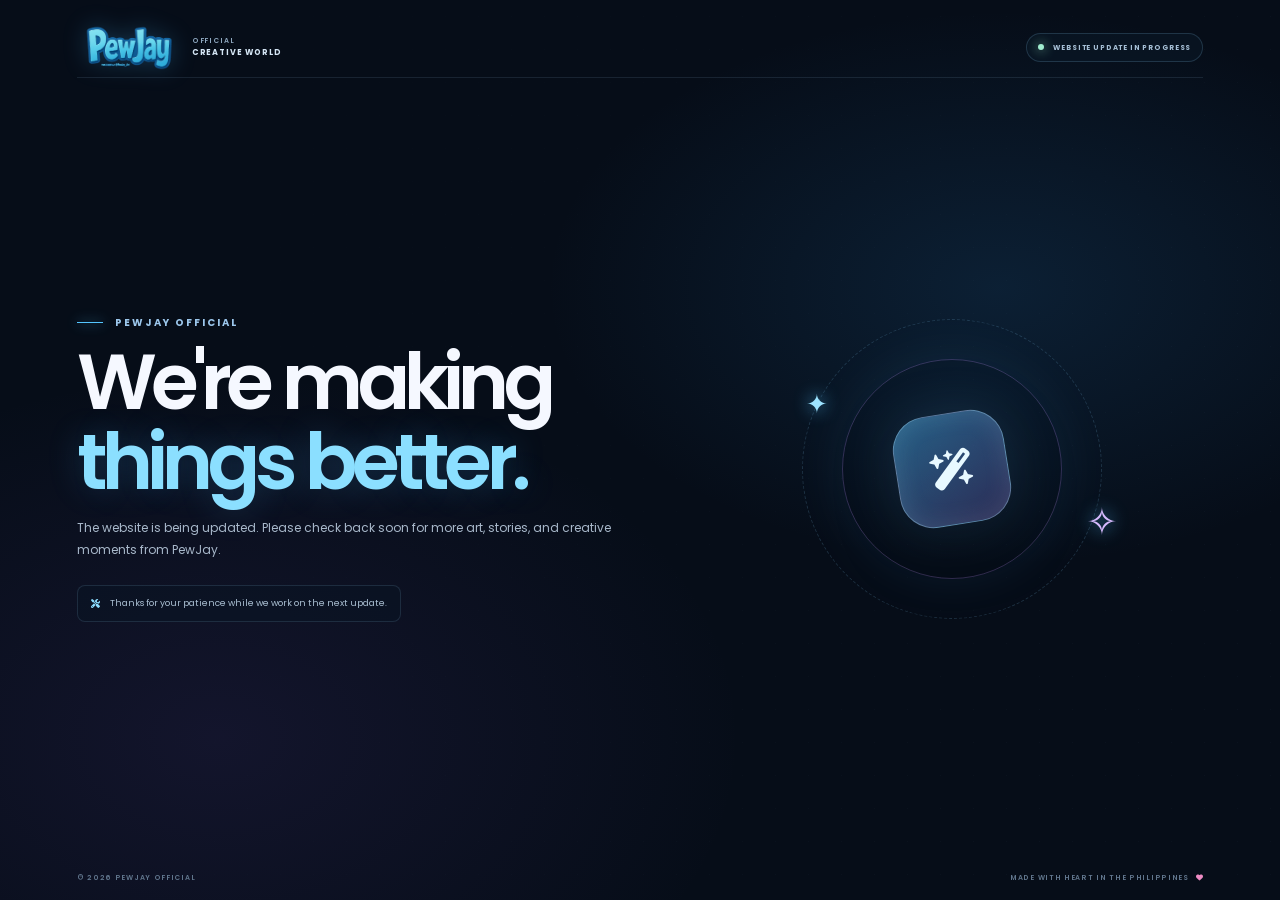
<file: maintenance.html>
<!doctype html>
<html lang="en">
<head>
  <meta charset="utf-8">
  <meta name="viewport" content="width=device-width, initial-scale=1">
  <meta name="theme-color" content="#07111f">
  <meta name="description" content="PewJay Official is getting an update. We'll be back soon.">
  <title>THERE'S HAPPENING?</title>
  <link rel="icon" href="assets/favicon.png" type="image/png">
  <link rel="preconnect" href="https://fonts.googleapis.com">
  <link rel="preconnect" href="https://fonts.gstatic.com" crossorigin>
  <link href="https://fonts.googleapis.com/css2?family=Poppins:wght@400;500;600;700;800&display=swap" rel="stylesheet">
  <link rel="stylesheet" href="https://cdnjs.cloudflare.com/ajax/libs/font-awesome/6.5.2/css/all.min.css">
  <link rel="stylesheet" href="css/style.css">
</head>
<body class="page-maintenance">
  <main class="maintenance-page">
    <header class="maintenance-topbar">
      <a class="maintenance-brand" href="home.html" aria-label="PewJay Official home"><img src="assets/logo-name.png" alt="PewJay"><span>OFFICIAL<br><strong>CREATIVE WORLD</strong></span></a>
      <span class="maintenance-status"><i></i> WEBSITE UPDATE IN PROGRESS</span>
    </header>

    <section class="maintenance-content" aria-labelledby="maintenanceHeading">
      <div class="maintenance-copy">
        <p class="eyebrow"><span class="eyebrow-line"></span> PEWJAY OFFICIAL</p>
        <h1 id="maintenanceHeading">We're making<br><span>things better.</span></h1>
        <p>The website is being updated. Please check back soon for more art, stories, and creative moments from PewJay.</p>
        <div class="maintenance-note"><i class="fa-solid fa-screwdriver-wrench" aria-hidden="true"></i><span>Thanks for your patience while we work on the next update.</span></div>
      </div>
      <div class="maintenance-art" aria-hidden="true">
        <span class="maintenance-art__orbit maintenance-art__orbit--one"></span>
        <span class="maintenance-art__orbit maintenance-art__orbit--two"></span>
        <span class="maintenance-art__spark maintenance-art__spark--one">✦</span>
        <span class="maintenance-art__spark maintenance-art__spark--two">✧</span>
        <span class="maintenance-art__core"><i class="fa-solid fa-wand-magic-sparkles"></i></span>
      </div>
    </section>

    <footer class="maintenance-footer"><span>© <span data-maintenance-year></span> PEWJAY OFFICIAL</span><span>MADE WITH HEART IN THE PHILIPPINES <i class="fa-solid fa-heart" aria-hidden="true"></i></span></footer>
  </main>
  <script>document.querySelector("[data-maintenance-year]").textContent = new Date().getFullYear();</script>
</body>
</html>
</file>
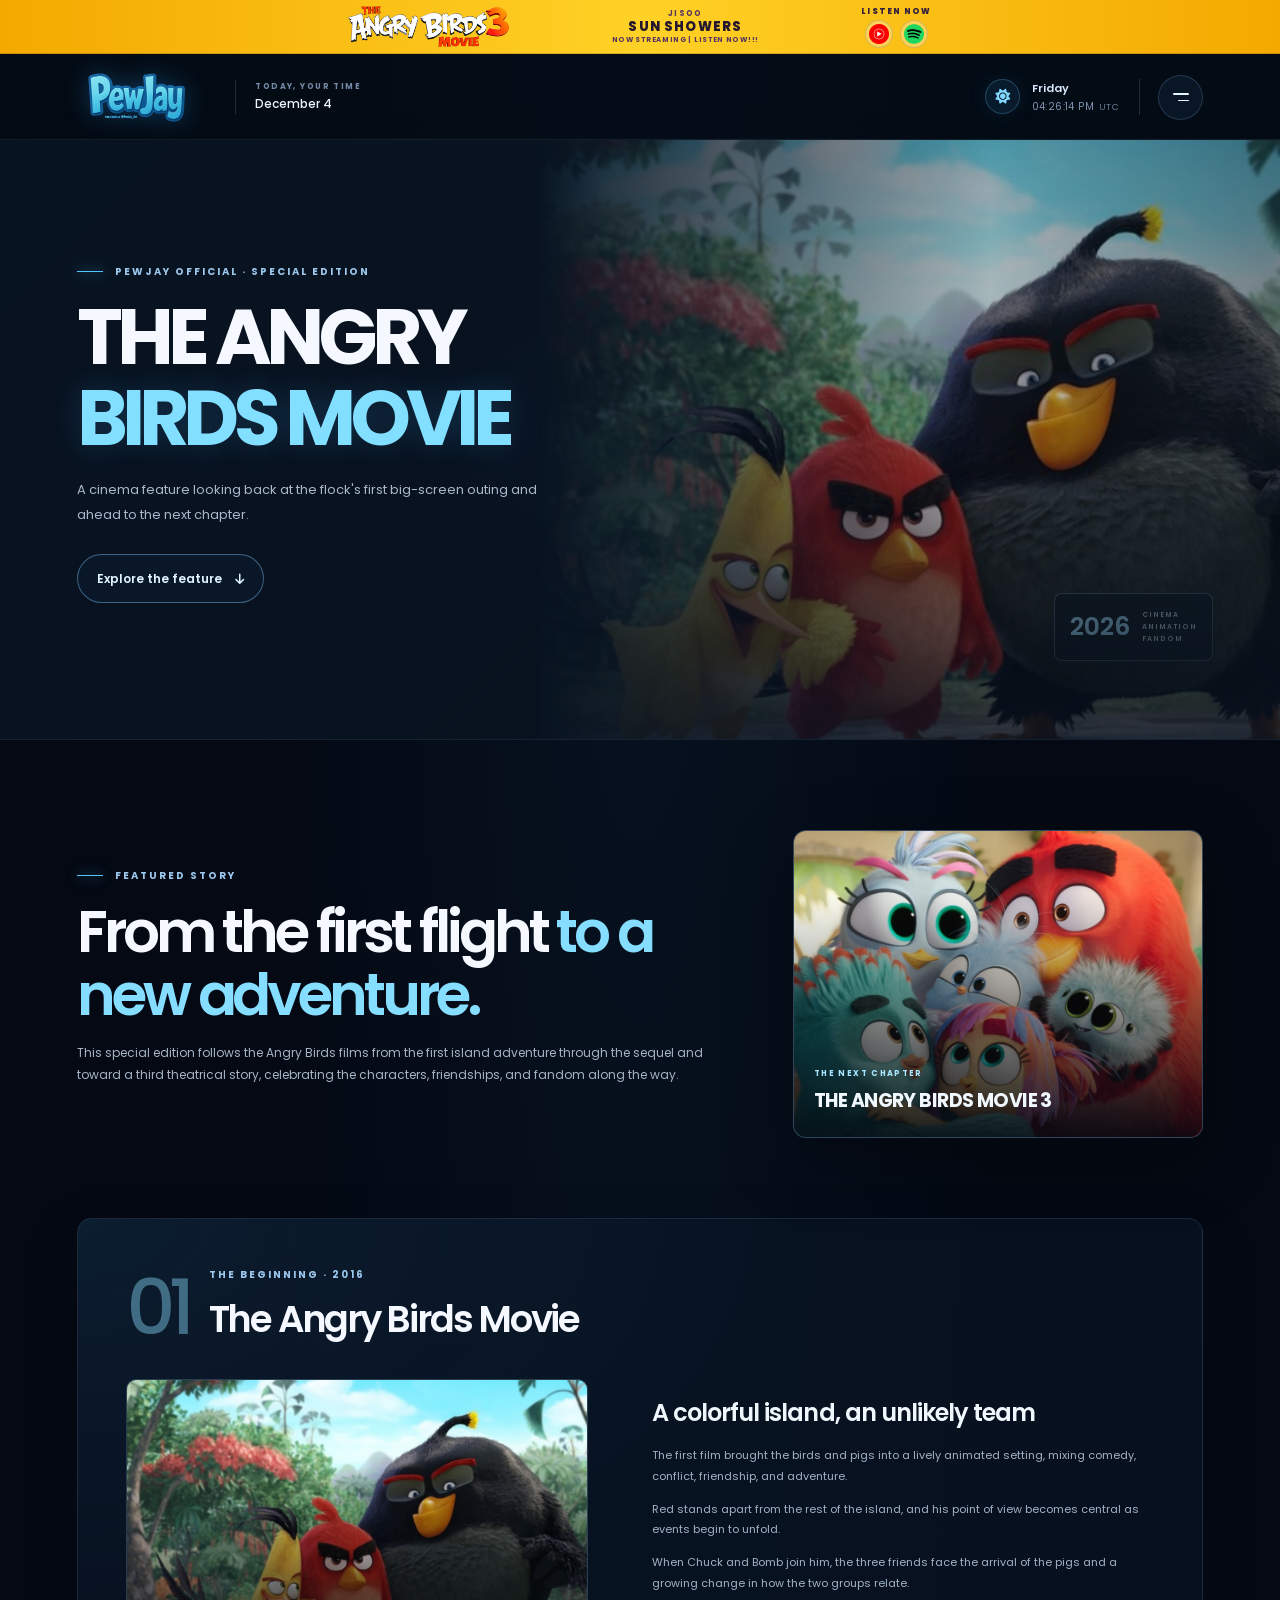
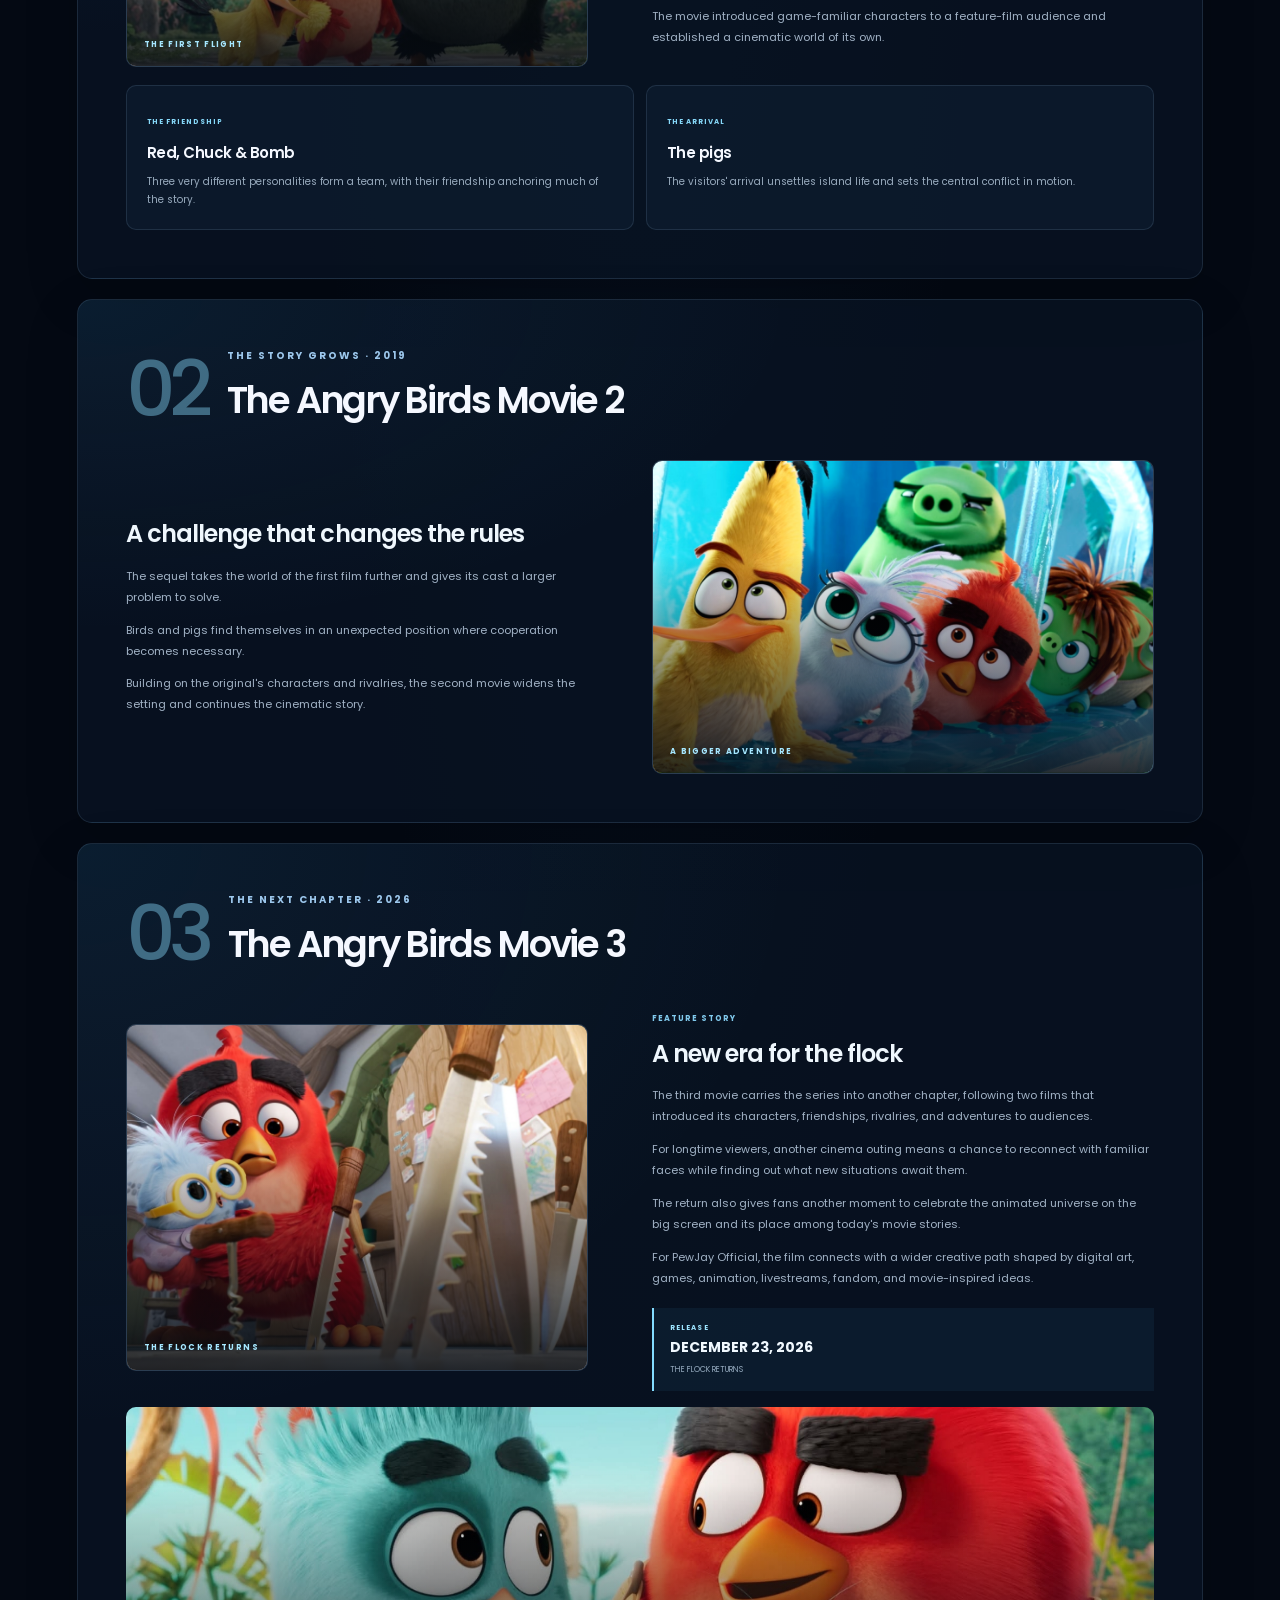
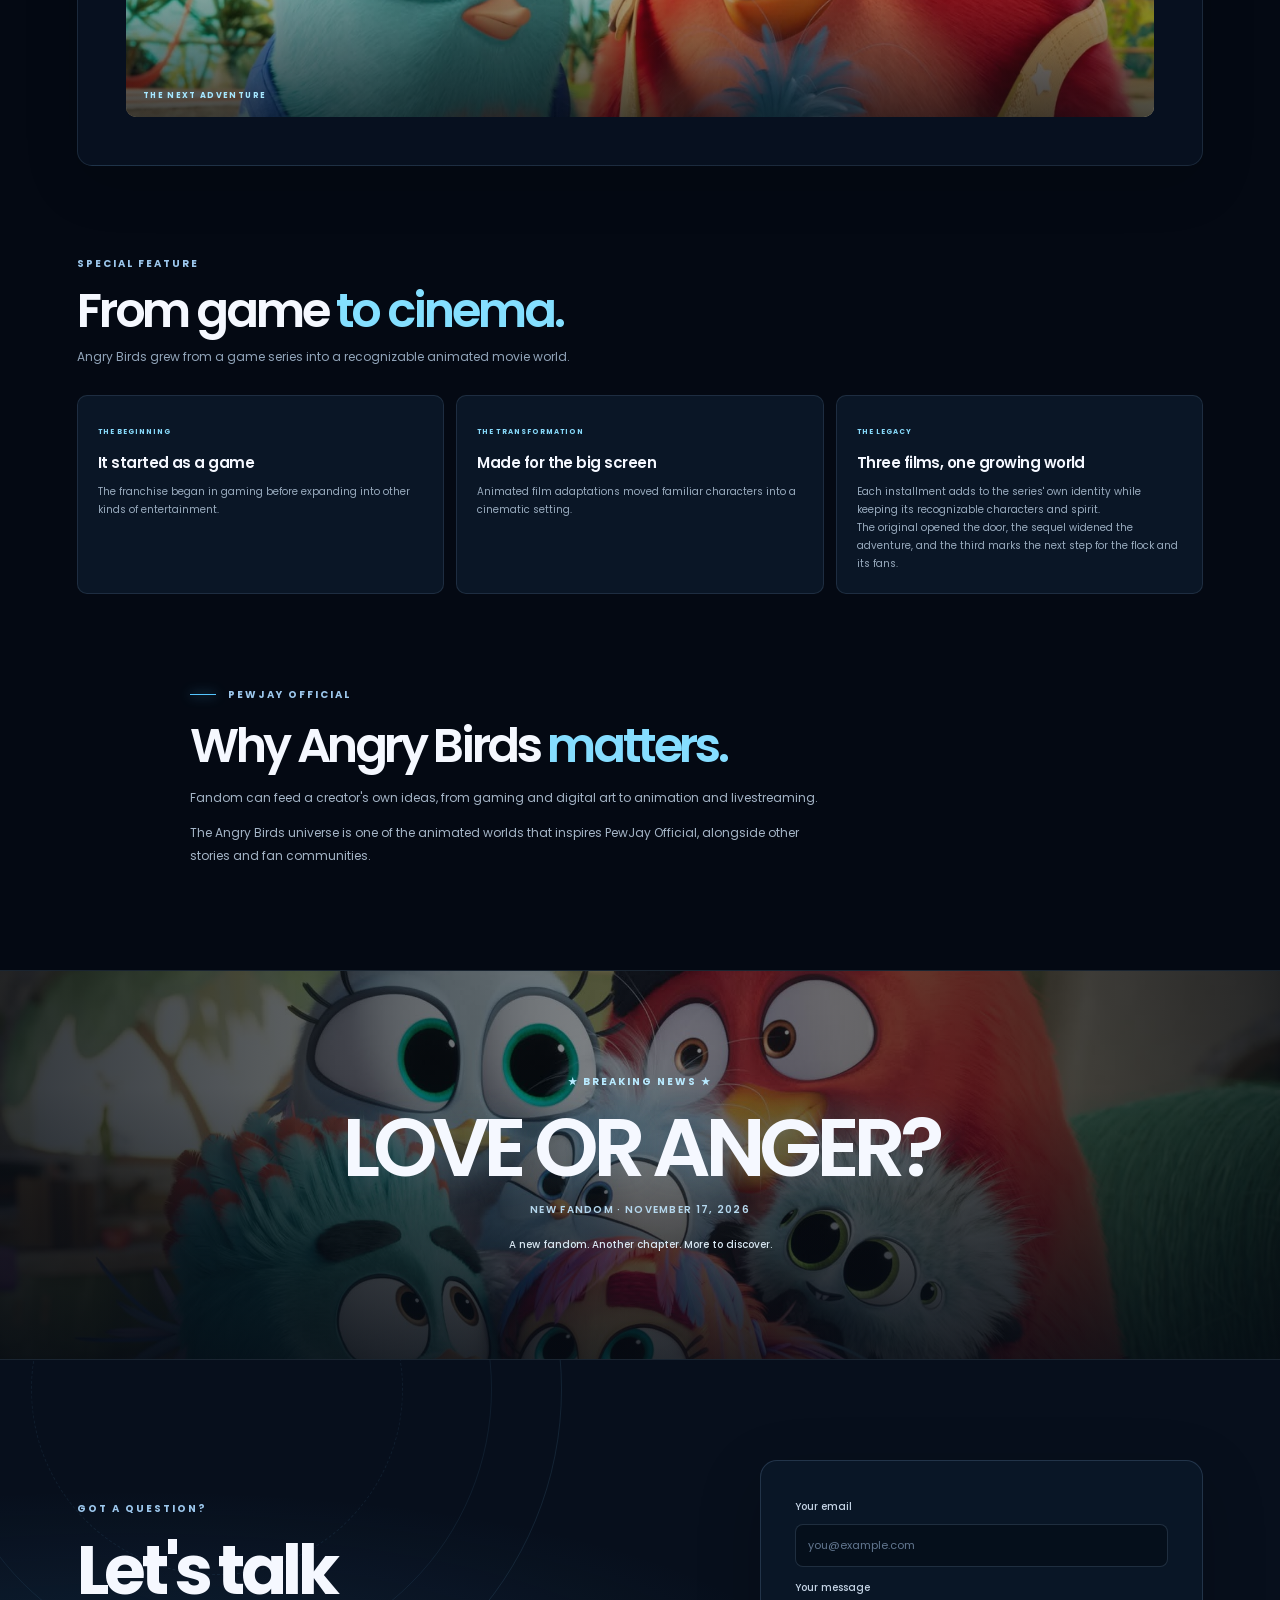
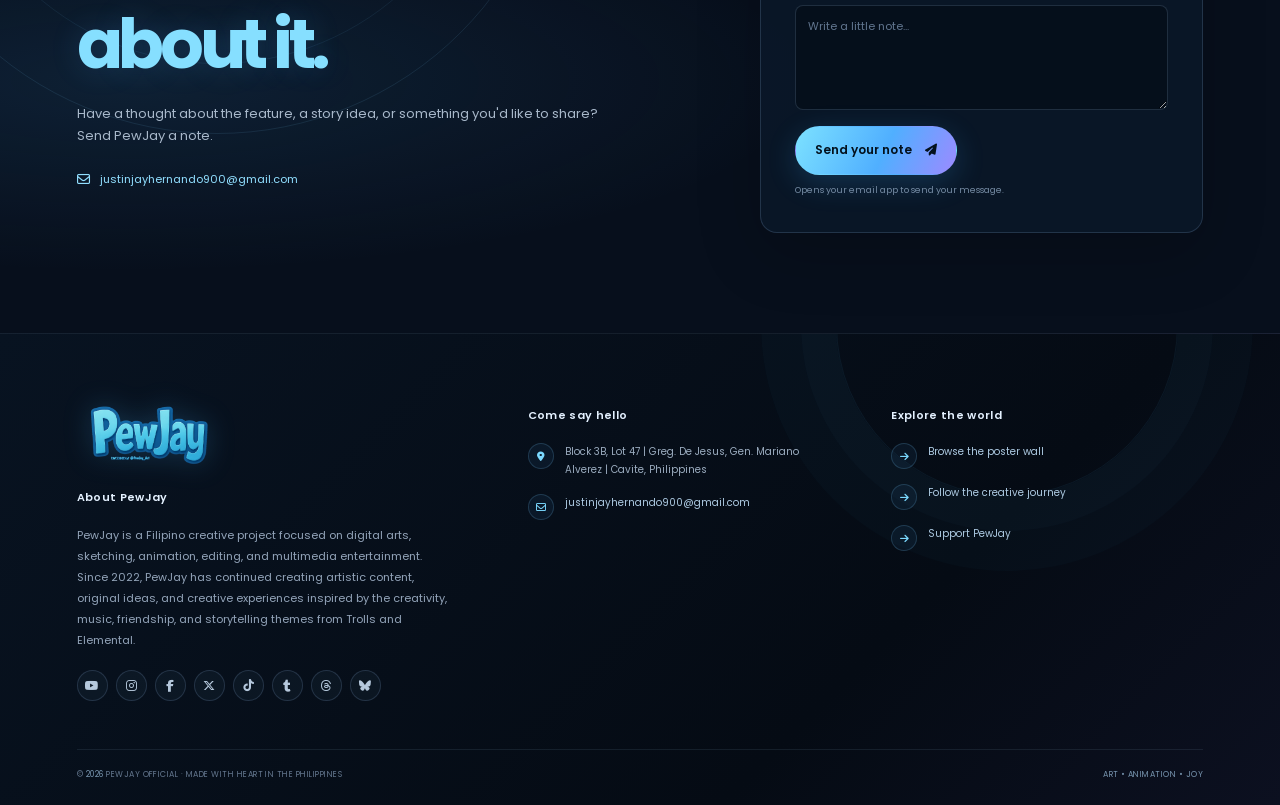
<file: news.html>
<!doctype html>
<html lang="en">
<head>
  <meta charset="utf-8">
  <meta name="viewport" content="width=device-width, initial-scale=1">
  <meta name="theme-color" content="#07111f">
  <meta name="description" content="PewJay Official's special feature on The Angry Birds Movie, from its first film to the next chapter.">
  <title>NEWS</title>
  <link rel="icon" href="assets/favicon.png" type="image/png">
  <link rel="preconnect" href="https://fonts.googleapis.com">
  <link rel="preconnect" href="https://fonts.gstatic.com" crossorigin>
  <link href="https://fonts.googleapis.com/css2?family=Poppins:wght@400;500;600;700;800&display=swap" rel="stylesheet">
  <link rel="stylesheet" href="https://cdnjs.cloudflare.com/ajax/libs/font-awesome/6.5.2/css/all.min.css">
  <link rel="stylesheet" href="css/style.css">
  <script src="js/site.js" defer></script>
</head>
<body class="page page-subpage" data-page="news">
  <div data-site-header></div>
  <div class="page-transition is-visible" id="pageTransition" aria-hidden="true">
    <div class="transition-mark"><span></span><span></span><span></span></div>
    <img src="assets/logo-name.png" alt="">
    <p>LOADING PEWJAY</p>
  </div>

  <main class="subpage-main news-page">
    <section class="page-hero page-hero--news news-hero">
      <div class="page-hero__art news-hero__art" aria-hidden="true">
        <img src="assets/news/abm.jpg" alt="">
        <span class="news-hero__stamp"><strong>2026</strong><span>CINEMA<br>ANIMATION<br>FANDOM</span></span>
      </div>
      <div class="page-hero__copy">
        <p class="eyebrow"><span class="eyebrow-line"></span> PEWJAY OFFICIAL · SPECIAL EDITION</p>
        <h1>THE ANGRY<br><span>BIRDS MOVIE</span></h1>
        <p>A cinema feature looking back at the flock's first big-screen outing and ahead to the next chapter.</p>
        <a class="button button--outline" href="#angry-birds-feature">Explore the feature <i class="fa-solid fa-arrow-down" aria-hidden="true"></i></a>
      </div>
    </section>

    <section class="news-feature-intro" id="angry-birds-feature">
      <div>
        <p class="eyebrow"><span class="eyebrow-line"></span> FEATURED STORY</p>
        <h2>From the first flight <span>to a new adventure.</span></h2>
        <p>This special edition follows the Angry Birds films from the first island adventure through the sequel and toward a third theatrical story, celebrating the characters, friendships, and fandom along the way.</p>
      </div>
      <figure class="news-poster-card">
        <img src="assets/news/abm3.jpg" alt="Artwork for The Angry Birds Movie 3">
        <figcaption><span>THE NEXT CHAPTER</span><strong>THE ANGRY BIRDS MOVIE 3</strong></figcaption>
      </figure>
    </section>

    <section class="news-chapters" aria-label="The Angry Birds movie chapters">
      <article class="news-chapter news-chapter--first">
        <div class="news-chapter__heading">
          <span class="news-chapter__number">01</span>
          <div><p class="eyebrow">THE BEGINNING · 2016</p><h2>The Angry Birds Movie</h2></div>
        </div>
        <div class="news-chapter__body">
          <figure class="news-chapter__image"><img src="assets/news/abm.jpg" alt="The Angry Birds Movie" loading="lazy"><figcaption>THE FIRST FLIGHT</figcaption></figure>
          <div class="news-chapter__copy">
            <h3>A colorful island, an unlikely team</h3>
            <p>The first film brought the birds and pigs into a lively animated setting, mixing comedy, conflict, friendship, and adventure.</p>
            <p>Red stands apart from the rest of the island, and his point of view becomes central as events begin to unfold.</p>
            <p>When Chuck and Bomb join him, the three friends face the arrival of the pigs and a growing change in how the two groups relate.</p>
            <p>The movie introduced game-familiar characters to a feature-film audience and established a cinematic world of its own.</p>
          </div>
        </div>
        <div class="news-notes-grid">
          <article><span>THE FRIENDSHIP</span><h3>Red, Chuck &amp; Bomb</h3><p>Three very different personalities form a team, with their friendship anchoring much of the story.</p></article>
          <article><span>THE ARRIVAL</span><h3>The pigs</h3><p>The visitors' arrival unsettles island life and sets the central conflict in motion.</p></article>
        </div>
      </article>

      <article class="news-chapter news-chapter--second">
        <div class="news-chapter__heading">
          <span class="news-chapter__number">02</span>
          <div><p class="eyebrow">THE STORY GROWS · 2019</p><h2>The Angry Birds Movie 2</h2></div>
        </div>
        <div class="news-chapter__body news-chapter__body--reverse">
          <figure class="news-chapter__image"><img src="assets/news/abm2.jpg" alt="The Angry Birds Movie 2" loading="lazy"><figcaption>A BIGGER ADVENTURE</figcaption></figure>
          <div class="news-chapter__copy">
            <h3>A challenge that changes the rules</h3>
            <p>The sequel takes the world of the first film further and gives its cast a larger problem to solve.</p>
            <p>Birds and pigs find themselves in an unexpected position where cooperation becomes necessary.</p>
            <p>Building on the original's characters and rivalries, the second movie widens the setting and continues the cinematic story.</p>
          </div>
        </div>
      </article>

      <article class="news-chapter news-chapter--third">
        <div class="news-chapter__heading">
          <span class="news-chapter__number">03</span>
          <div><p class="eyebrow">THE NEXT CHAPTER · 2026</p><h2>The Angry Birds Movie 3</h2></div>
        </div>
        <div class="news-chapter__body">
          <figure class="news-chapter__image news-chapter__image--tall"><img src="assets/news/abm3(1).jpg" alt="The flock returns in The Angry Birds Movie 3" loading="lazy"><figcaption>THE FLOCK RETURNS</figcaption></figure>
          <div class="news-chapter__copy">
            <p class="article-meta">FEATURE STORY</p>
            <h3>A new era for the flock</h3>
            <p>The third movie carries the series into another chapter, following two films that introduced its characters, friendships, rivalries, and adventures to audiences.</p>
            <p>For longtime viewers, another cinema outing means a chance to reconnect with familiar faces while finding out what new situations await them.</p>
            <p>The return also gives fans another moment to celebrate the animated universe on the big screen and its place among today's movie stories.</p>
            <p>For PewJay Official, the film connects with a wider creative path shaped by digital art, games, animation, livestreams, fandom, and movie-inspired ideas.</p>
            <div class="news-release"><span>RELEASE</span><strong>DECEMBER 23, 2026</strong><small>THE FLOCK RETURNS</small></div>
          </div>
        </div>
        <figure class="news-wide-image"><img src="assets/news/abm3(2).jpg" alt="A preview image for The Angry Birds Movie 3" loading="lazy"><figcaption>THE NEXT ADVENTURE</figcaption></figure>
      </article>
    </section>

    <section class="news-game-feature">
      <div class="section-heading">
        <p class="eyebrow">SPECIAL FEATURE</p>
        <h2>From game <span>to cinema.</span></h2>
        <p>Angry Birds grew from a game series into a recognizable animated movie world.</p>
      </div>
      <div class="news-notes-grid news-notes-grid--three">
        <article><span>THE BEGINNING</span><h3>It started as a game</h3><p>The franchise began in gaming before expanding into other kinds of entertainment.</p></article>
        <article><span>THE TRANSFORMATION</span><h3>Made for the big screen</h3><p>Animated film adaptations moved familiar characters into a cinematic setting.</p></article>
        <article><span>THE LEGACY</span><h3>Three films, one growing world</h3><p>Each installment adds to the series' own identity while keeping its recognizable characters and spirit.</p><p>The original opened the door, the sequel widened the adventure, and the third marks the next step for the flock and its fans.</p></article>
      </div>
    </section>

    <section class="news-pewjay-note">
      <p class="eyebrow"><span class="eyebrow-line"></span> PEWJAY OFFICIAL</p>
      <h2>Why Angry Birds <span>matters.</span></h2>
      <p>Fandom can feed a creator's own ideas, from gaming and digital art to animation and livestreaming.</p>
      <p>The Angry Birds universe is one of the animated worlds that inspires PewJay Official, alongside other stories and fan communities.</p>
    </section>

    <section class="news-breaking">
      <img src="assets/fans/bg/angry-birds-bg.jpg" alt="" loading="lazy">
      <div class="news-breaking__copy">
        <p class="eyebrow">★ BREAKING NEWS ★</p>
        <h2>Love or anger?</h2>
        <p class="news-breaking__label">NEW FANDOM · NOVEMBER 17, 2026</p>
        <strong>A new fandom. Another chapter. More to discover.</strong>
      </div>
    </section>

    <section class="ask-section page-section" id="news-contact">
      <div class="ask-orbit" aria-hidden="true"></div>
      <div class="ask-copy">
        <p class="eyebrow">GOT A QUESTION?</p>
        <h2>Let's talk<br><span>about it.</span></h2>
        <p>Have a thought about the feature, a story idea, or something you'd like to share? Send PewJay a note.</p>
        <a class="ask-email" href="mailto:justinjayhernando900@gmail.com"><i class="fa-regular fa-envelope" aria-hidden="true"></i> justinjayhernando900@gmail.com</a>
      </div>
      <form class="contact-form" id="contactForm">
        <label for="contactEmail">Your email</label>
        <input id="contactEmail" name="email" type="email" placeholder="you@example.com" autocomplete="email" required>
        <label for="contactMessage">Your message</label>
        <textarea id="contactMessage" name="message" rows="4" placeholder="Write a little note..." required></textarea>
        <button class="button button--primary" type="submit">Send your note <i class="fa-solid fa-paper-plane" aria-hidden="true"></i></button>
        <p class="form-note" data-form-note>Opens your email app to send your message.</p>
      </form>
    </section>
  </main>

  <div data-site-footer></div>
  <button class="back-to-top" type="button" data-back-to-top aria-label="Back to top"><i class="fa-solid fa-arrow-up" aria-hidden="true"></i><span>Top</span></button>
</body>
</html>
</file>
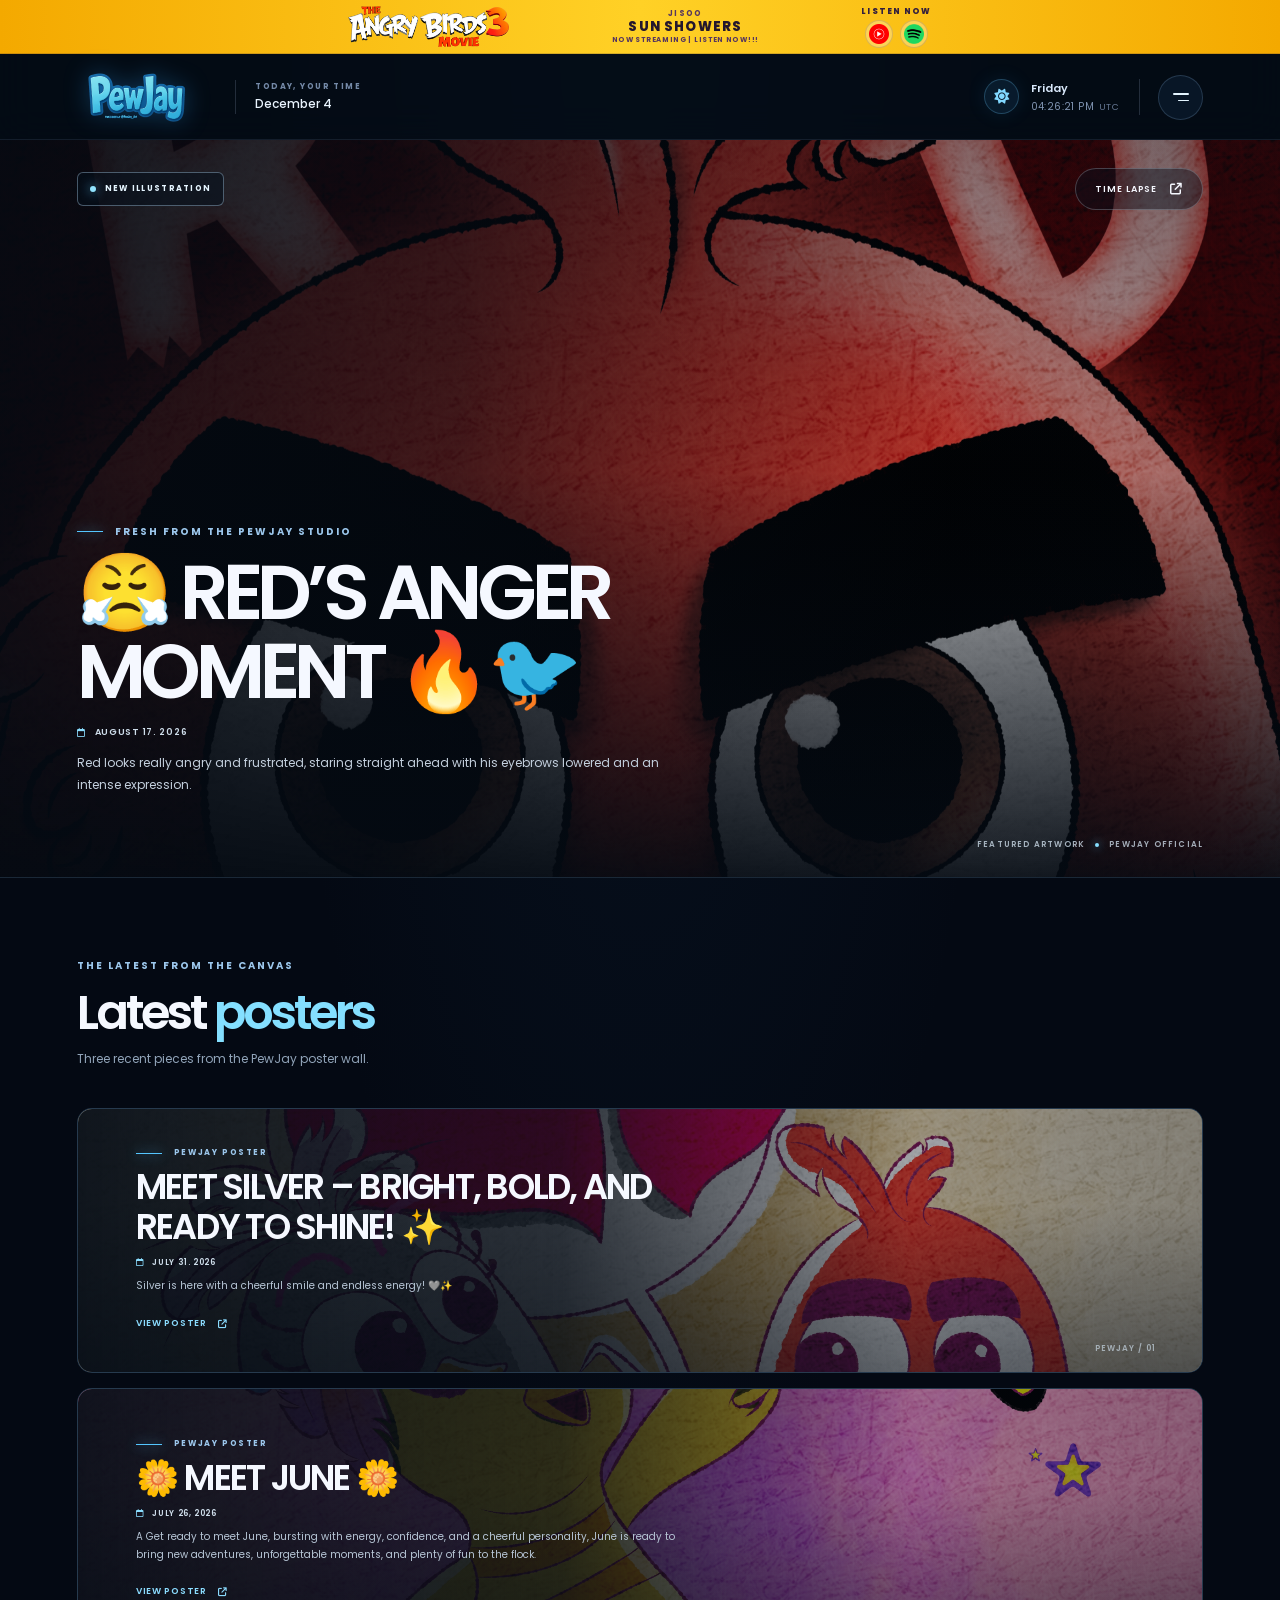
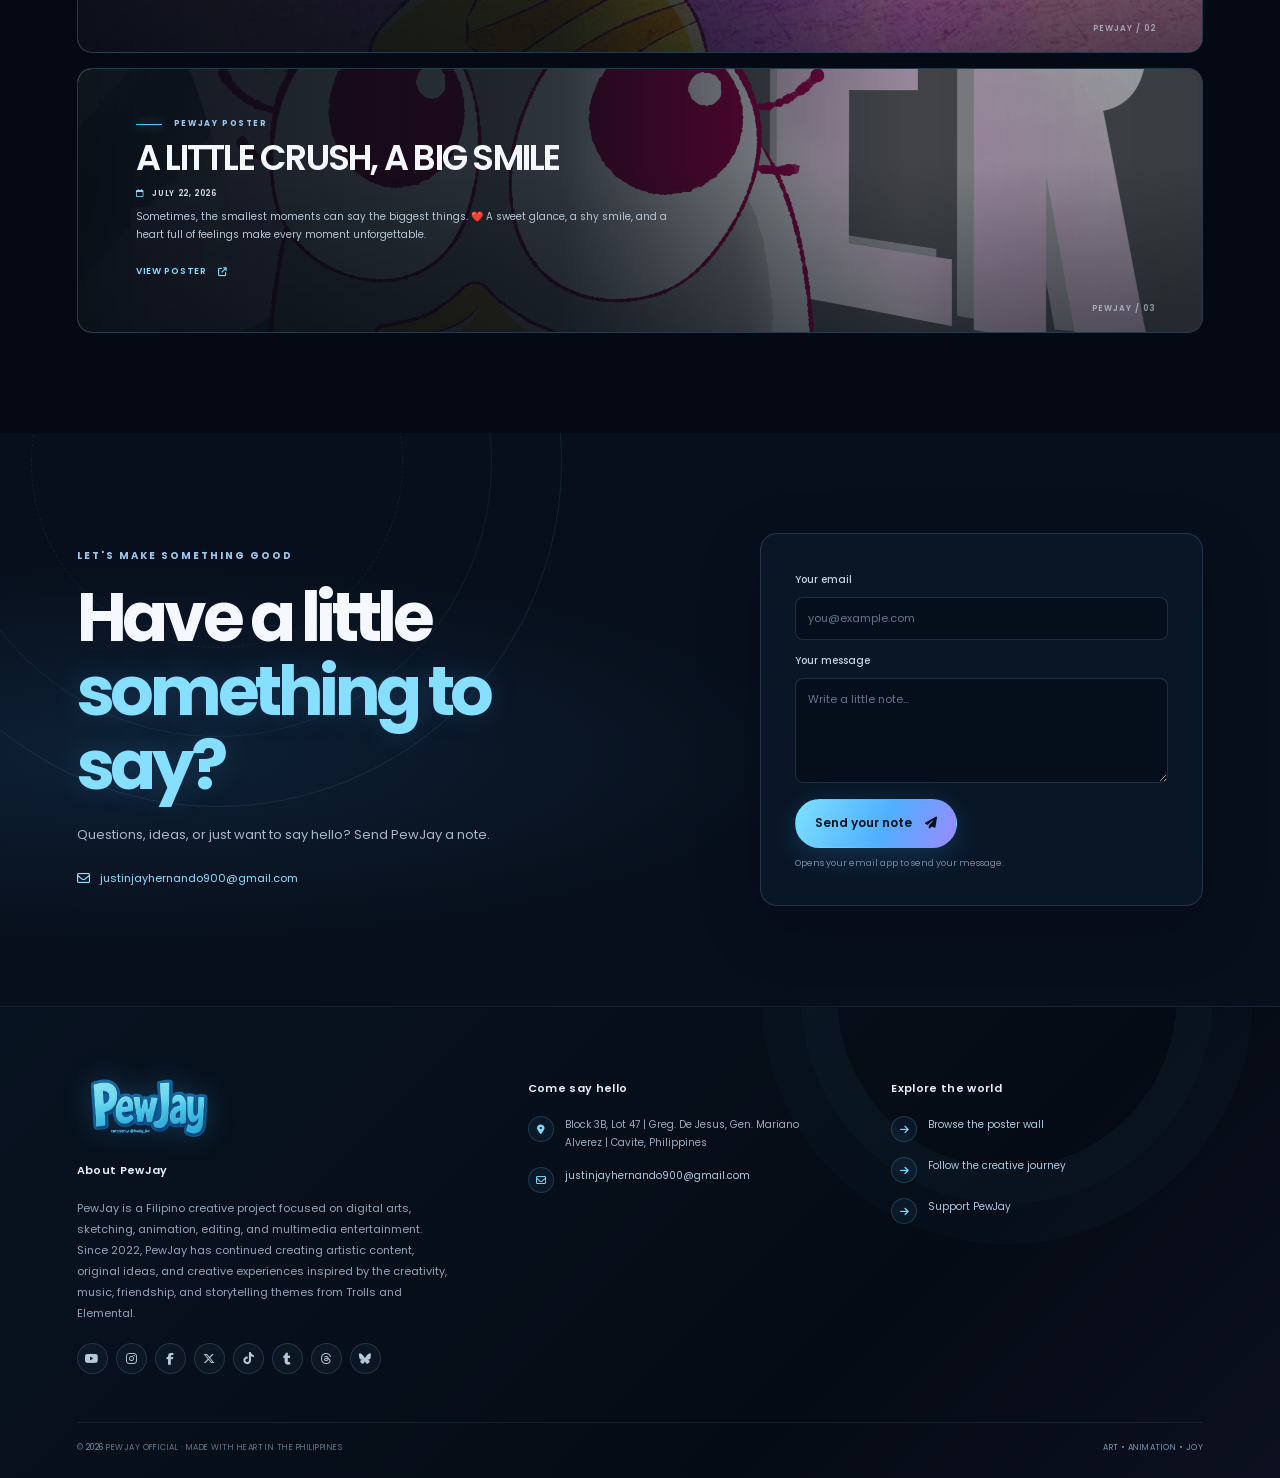
<file: posters.html>
<!doctype html>
<html lang="en">
<head>
  <meta charset="utf-8">
  <meta name="viewport" content="width=device-width, initial-scale=1">
  <meta name="theme-color" content="#07111f">
  <meta name="description" content="New illustrations and the latest PewJay posters.">
  <title>POSTERS</title>
  <link rel="icon" href="assets/favicon.png" type="image/png">
  <link rel="preconnect" href="https://fonts.googleapis.com">
  <link rel="preconnect" href="https://fonts.gstatic.com" crossorigin>
  <link href="https://fonts.googleapis.com/css2?family=Poppins:wght@400;500;600;700;800&display=swap" rel="stylesheet">
  <link rel="stylesheet" href="https://cdnjs.cloudflare.com/ajax/libs/font-awesome/6.5.2/css/all.min.css">
  <link rel="stylesheet" href="css/style.css">
  <script src="js/site.js" defer></script>
</head>
<body class="page page-subpage" data-page="posters">
  <div data-site-header></div>
  <div class="page-transition is-visible" id="pageTransition" aria-hidden="true"><div class="transition-mark"><span></span><span></span><span></span></div><img src="assets/logo-name.png" alt=""><p>LOADING PEWJAY</p></div>

  <main class="subpage-main posters-main">
    <section class="poster-feature" data-poster-feature aria-labelledby="posterFeatureHeading">
      <img class="poster-feature__image" data-poster-feature-image src="assets/posters/new-illustration/1.jpg" alt="New PewJay illustration">
      <div class="poster-feature__shade" aria-hidden="true"></div>
      <div class="poster-feature__top">
        <span class="poster-feature__badge" data-poster-feature-badge>NEW ILLUSTRATION</span>
        <a class="button button--glass poster-feature__link" data-poster-feature-link href="https://youtube.com/@PewJay_Art" target="_blank" rel="noopener noreferrer"><span data-poster-link-label>TIME LAPSE</span><i class="fa-solid fa-arrow-up-right-from-square" aria-hidden="true"></i></a>
      </div>
      <div class="poster-feature__copy">
        <p class="eyebrow"><span class="eyebrow-line"></span> FRESH FROM THE PEWJAY STUDIO</p>
        <h1 id="posterFeatureHeading" data-poster-feature-heading>A little color, a lot of heart</h1>
        <p class="poster-feature__date"><i class="fa-regular fa-calendar" aria-hidden="true"></i><span data-poster-feature-release>DATE TO BE ANNOUNCED</span></p>
        <p class="poster-feature__paragraph" data-poster-feature-paragraph>A fresh illustration from the PewJay world, filled with bright characters and playful details.</p>
      </div>
      <span class="poster-feature__index" aria-hidden="true">FEATURED ARTWORK <i></i> PEWJAY OFFICIAL</span>
    </section>

    <section class="subpage-content poster-latest-section" aria-labelledby="latestPostersHeading">
      <div class="section-heading">
        <p class="eyebrow">THE LATEST FROM THE CANVAS</p>
        <h2 id="latestPostersHeading">Latest <span>posters</span></h2>
        <p>Three recent pieces from the PewJay poster wall.</p>
      </div>
      <div class="poster-latest-list" data-poster-latest-list></div>
    </section>

    <template id="posterLatestTemplate">
      <article class="poster-latest-card">
        <img class="poster-latest-card__image" data-poster-latest-image src="" alt="" loading="lazy">
        <div class="poster-latest-card__shade" aria-hidden="true"></div>
        <div class="poster-latest-card__copy">
          <p class="eyebrow"><span class="eyebrow-line"></span> PEWJAY POSTER</p>
          <h3 data-poster-latest-heading></h3>
          <p class="poster-latest-card__date"><i class="fa-regular fa-calendar" aria-hidden="true"></i><span data-poster-latest-release></span></p>
          <p class="poster-latest-card__paragraph" data-poster-latest-paragraph></p>
          <a class="text-link" data-poster-latest-link href="assets/posters/latest/1.jpg" target="_blank" rel="noopener noreferrer"><span data-poster-link-label>VIEW POSTER</span><i class="fa-solid fa-arrow-up-right-from-square" aria-hidden="true"></i></a>
        </div>
        <span class="poster-latest-card__number" aria-hidden="true"></span>
      </article>
    </template>

    <section class="ask-section page-section" id="poster-contact">
      <div class="ask-orbit" aria-hidden="true"></div>
      <div class="ask-copy">
        <p class="eyebrow">LET'S MAKE SOMETHING GOOD</p>
        <h2>Have a little<br><span>something to say?</span></h2>
        <p>Questions, ideas, or just want to say hello? Send PewJay a note.</p>
        <a class="ask-email" href="mailto:justinjayhernando900@gmail.com"><i class="fa-regular fa-envelope" aria-hidden="true"></i> justinjayhernando900@gmail.com</a>
      </div>
      <form class="contact-form" id="contactForm">
        <label for="contactEmail">Your email</label>
        <input id="contactEmail" name="email" type="email" placeholder="you@example.com" autocomplete="email" required>
        <label for="contactMessage">Your message</label>
        <textarea id="contactMessage" name="message" rows="4" placeholder="Write a little note..." required></textarea>
        <button class="button button--primary" type="submit">Send your note <i class="fa-solid fa-paper-plane" aria-hidden="true"></i></button>
        <p class="form-note" data-form-note>Opens your email app to send your message.</p>
      </form>
    </section>
  </main>

  <div data-site-footer></div>
  <button class="back-to-top" type="button" data-back-to-top aria-label="Back to top"><i class="fa-solid fa-arrow-up" aria-hidden="true"></i><span>Top</span></button>
</body>
</html>
</file>
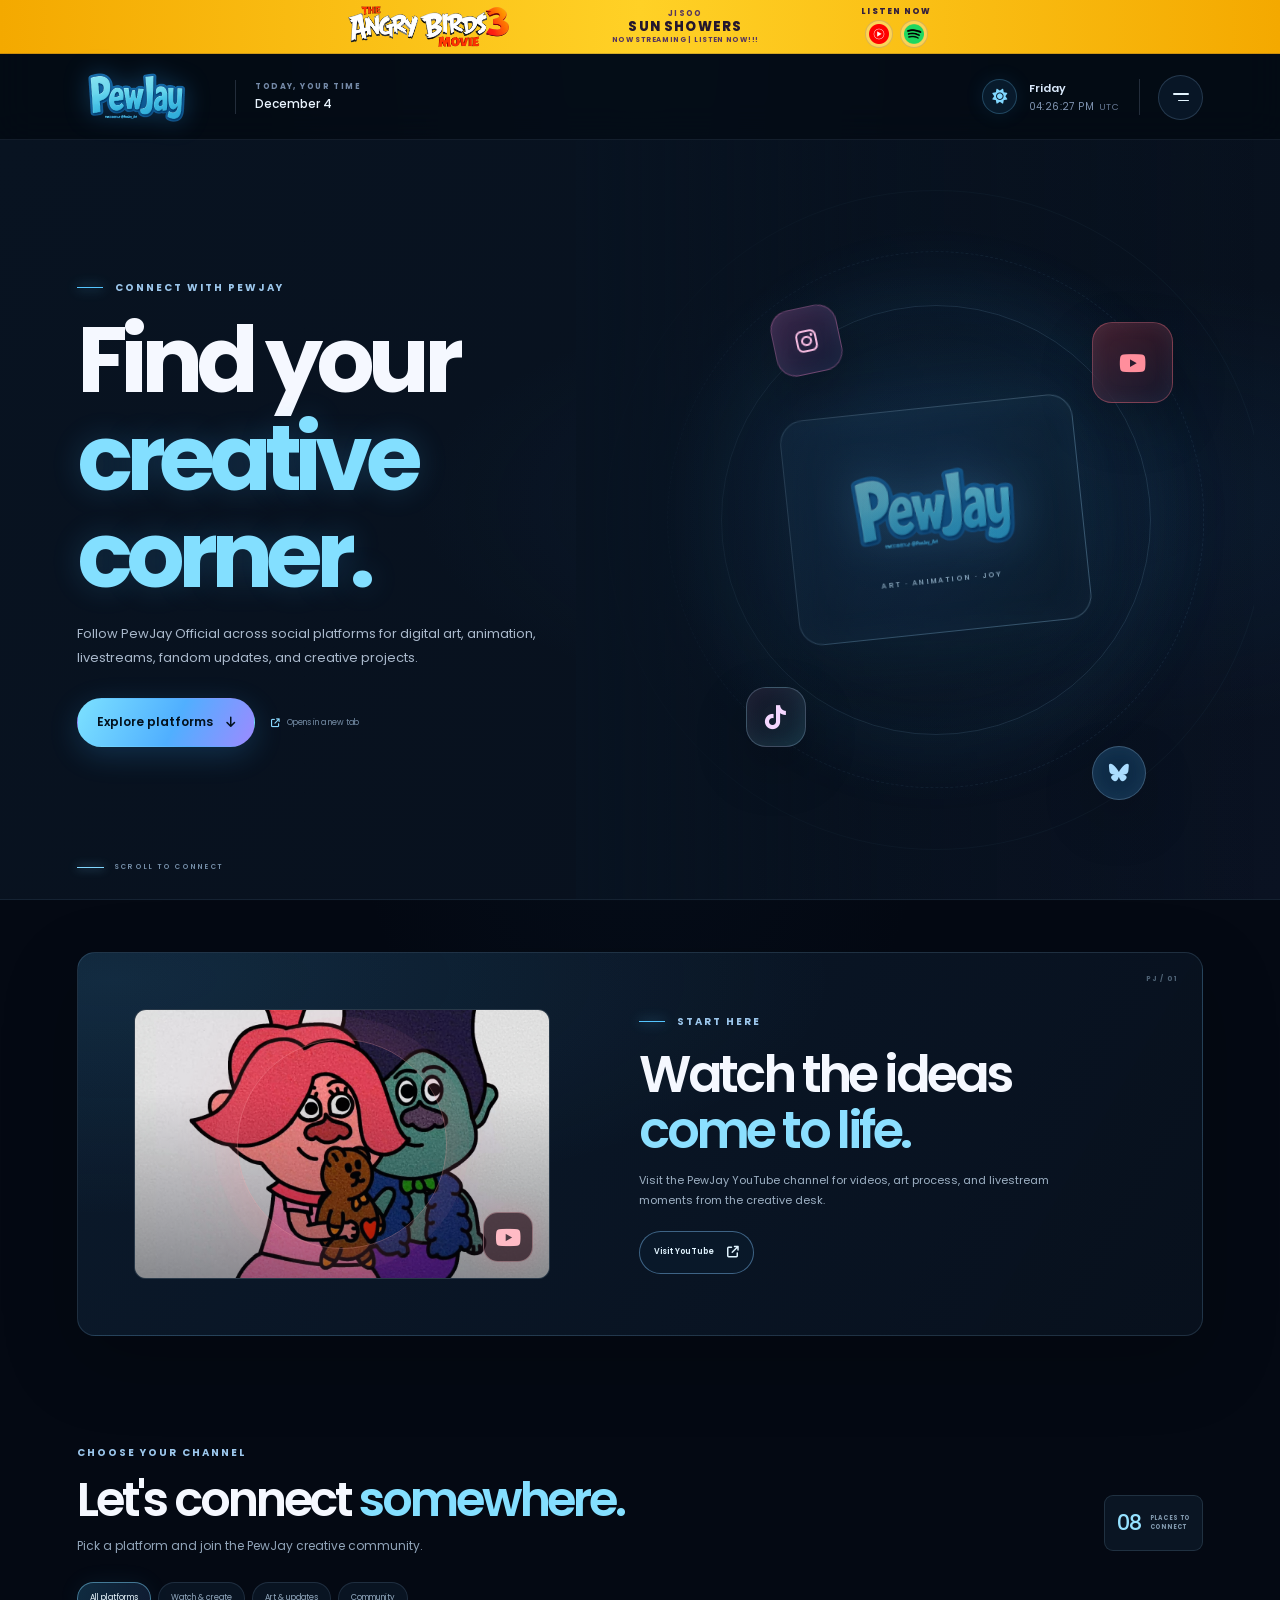
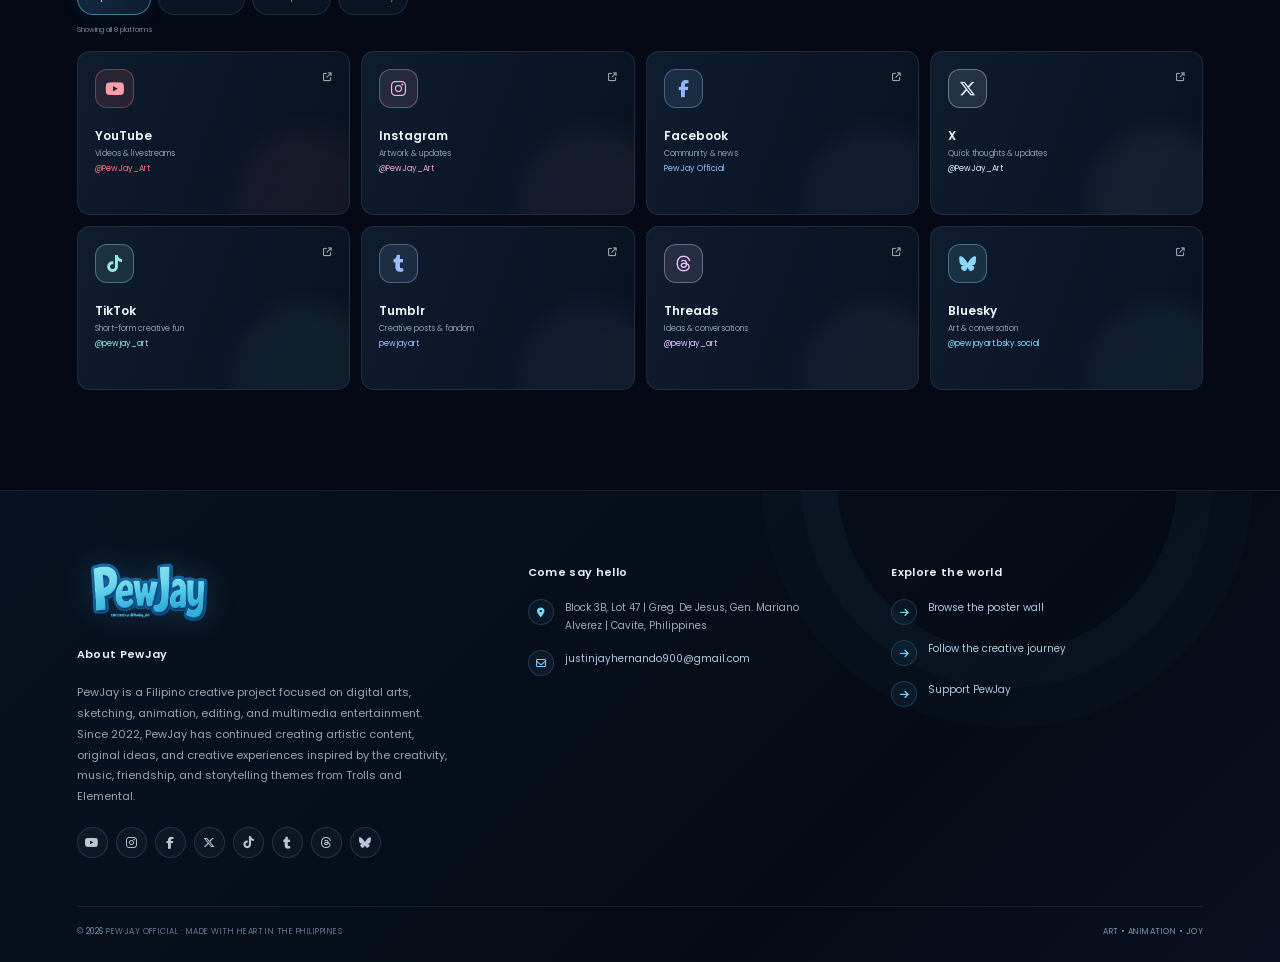
<file: social.html>
<!doctype html>
<html lang="en">
<head>
  <meta charset="utf-8">
  <meta name="viewport" content="width=device-width, initial-scale=1">
  <meta name="theme-color" content="#07111f">
  <meta name="description" content="Find PewJay Official on YouTube, Instagram, TikTok, and more creative communities.">
  <title>SOCIAL</title>
  <link rel="icon" href="assets/favicon.png" type="image/png">
  <link rel="preconnect" href="https://fonts.googleapis.com">
  <link rel="preconnect" href="https://fonts.gstatic.com" crossorigin>
  <link href="https://fonts.googleapis.com/css2?family=Poppins:wght@400;500;600;700;800&display=swap" rel="stylesheet">
  <link rel="stylesheet" href="https://cdnjs.cloudflare.com/ajax/libs/font-awesome/6.5.2/css/all.min.css">
  <link rel="stylesheet" href="css/style.css">
  <script src="js/site.js" defer></script>
</head>
<body class="page page-subpage page-social" data-page="social">
  <div data-site-header></div>
  <div class="page-transition is-visible" id="pageTransition" aria-hidden="true">
    <div class="transition-mark"><span></span><span></span><span></span></div>
    <img src="assets/logo-name.png" alt="">
    <p>LOADING PEWJAY</p>
  </div>

  <main class="subpage-main social-page">
    <section class="page-hero page-hero--social social-hero">
      <div class="page-hero__art social-hero__art" aria-hidden="true">
        <div class="social-orbit social-orbit--one"></div>
        <div class="social-orbit social-orbit--two"></div>
        <div class="social-orbit social-orbit--three"></div>
        <div class="social-hero-card">
          <img src="assets/logo-name.png" alt="">
          <span>ART · ANIMATION · JOY</span>
          <i class="fa-solid fa-sparkles" aria-hidden="true"></i>
        </div>
        <span class="social-float social-float--one"><i class="fa-brands fa-instagram"></i></span>
        <span class="social-float social-float--two"><i class="fa-brands fa-youtube"></i></span>
        <span class="social-float social-float--three"><i class="fa-brands fa-tiktok"></i></span>
        <span class="social-float social-float--four"><i class="fa-brands fa-bluesky"></i></span>
      </div>
      <div class="page-hero__copy social-hero__copy">
        <p class="eyebrow"><span class="eyebrow-line"></span>CONNECT WITH PEWJAY</p>
        <h1>Find your<br><span>creative corner.</span></h1>
        <p>Follow PewJay Official across social platforms for digital art, animation, livestreams, fandom updates, and creative projects.</p>
        <div class="social-hero__actions">
          <a class="button button--primary" href="#social-platforms">Explore platforms <i class="fa-solid fa-arrow-down" aria-hidden="true"></i></a>
          <span class="social-open-note"><i class="fa-solid fa-arrow-up-right-from-square" aria-hidden="true"></i> Opens in a new tab</span>
        </div>
      </div>
      <div class="social-hero__scroll" aria-hidden="true"><span></span> SCROLL TO CONNECT</div>
    </section>

    <section class="social-feature" aria-labelledby="socialFeatureTitle">
      <div class="social-feature__art">
        <img src="assets/home/animation/2.jpg" alt="A colorful animated PewJay character" loading="lazy">
        <span class="social-feature__art-glow" aria-hidden="true"></span>
        <span class="social-feature__floating-icon"><i class="fa-brands fa-youtube" aria-hidden="true"></i></span>
      </div>
      <div class="social-feature__copy">
        <p class="eyebrow"><span class="eyebrow-line"></span> START HERE</p>
        <h2 id="socialFeatureTitle">Watch the ideas<br><span>come to life.</span></h2>
        <p>Visit the PewJay YouTube channel for videos, art process, and livestream moments from the creative desk.</p>
        <a class="button button--outline" href="https://youtube.com/@PewJay_Art" target="_blank" rel="noopener noreferrer">Visit YouTube <i class="fa-solid fa-arrow-up-right-from-square" aria-hidden="true"></i></a>
      </div>
      <span class="social-feature__index" aria-hidden="true">PJ / 01</span>
    </section>

    <section class="social-hub subpage-content" id="social-platforms" aria-labelledby="socialHubTitle">
      <div class="social-hub__heading">
        <div class="section-heading">
          <p class="eyebrow">CHOOSE YOUR CHANNEL</p>
          <h2 id="socialHubTitle">Let's connect <span>somewhere.</span></h2>
          <p>Pick a platform and join the PewJay creative community.</p>
        </div>
        <span class="social-platform-count"><strong>08</strong><span>PLACES TO<br>CONNECT</span></span>
      </div>

      <div class="social-filters" role="group" aria-label="Filter social platforms">
        <button type="button" data-social-filter="all" aria-pressed="true">All platforms</button>
        <button type="button" data-social-filter="watch" aria-pressed="false">Watch &amp; create</button>
        <button type="button" data-social-filter="art" aria-pressed="false">Art &amp; updates</button>
        <button type="button" data-social-filter="community" aria-pressed="false">Community</button>
      </div>
      <p class="social-filter-status" data-social-filter-status aria-live="polite">Showing all 8 platforms</p>

      <div class="social-grid social-grid--feature">
        <a class="social-card social-card--youtube" data-social-card data-social-category="watch" href="https://youtube.com/@PewJay_Art" target="_blank" rel="noopener noreferrer" aria-label="Visit PewJay on YouTube">
          <span class="social-card__icon"><i class="fa-brands fa-youtube" aria-hidden="true"></i></span>
          <span class="social-card__copy"><strong>YouTube</strong><small>Videos &amp; livestreams</small><span class="social-card__handle">@PewJay_Art</span></span>
          <i class="fa-solid fa-arrow-up-right-from-square social-card__arrow" aria-hidden="true"></i>
          <span class="social-card__wash" aria-hidden="true"></span>
        </a>
        <a class="social-card social-card--instagram" data-social-card data-social-category="art" href="https://www.instagram.com/PewJay_Art" target="_blank" rel="noopener noreferrer" aria-label="Visit PewJay on Instagram">
          <span class="social-card__icon"><i class="fa-brands fa-instagram" aria-hidden="true"></i></span>
          <span class="social-card__copy"><strong>Instagram</strong><small>Artwork &amp; updates</small><span class="social-card__handle">@PewJay_Art</span></span>
          <i class="fa-solid fa-arrow-up-right-from-square social-card__arrow" aria-hidden="true"></i><span class="social-card__wash" aria-hidden="true"></span>
        </a>
        <a class="social-card social-card--facebook" data-social-card data-social-category="community" href="https://www.facebook.com/share/1BvWfZyaUS/" target="_blank" rel="noopener noreferrer" aria-label="Visit PewJay on Facebook">
          <span class="social-card__icon"><i class="fa-brands fa-facebook-f" aria-hidden="true"></i></span>
          <span class="social-card__copy"><strong>Facebook</strong><small>Community &amp; news</small><span class="social-card__handle">PewJay Official</span></span>
          <i class="fa-solid fa-arrow-up-right-from-square social-card__arrow" aria-hidden="true"></i><span class="social-card__wash" aria-hidden="true"></span>
        </a>
        <a class="social-card social-card--x" data-social-card data-social-category="community" href="https://www.x.com/PewJay_Art" target="_blank" rel="noopener noreferrer" aria-label="Visit PewJay on X">
          <span class="social-card__icon"><i class="fa-brands fa-x-twitter" aria-hidden="true"></i></span>
          <span class="social-card__copy"><strong>X</strong><small>Quick thoughts &amp; updates</small><span class="social-card__handle">@PewJay_Art</span></span>
          <i class="fa-solid fa-arrow-up-right-from-square social-card__arrow" aria-hidden="true"></i><span class="social-card__wash" aria-hidden="true"></span>
        </a>
        <a class="social-card social-card--tiktok" data-social-card data-social-category="watch" href="https://www.tiktok.com/@pewjay_art" target="_blank" rel="noopener noreferrer" aria-label="Visit PewJay on TikTok">
          <span class="social-card__icon"><i class="fa-brands fa-tiktok" aria-hidden="true"></i></span>
          <span class="social-card__copy"><strong>TikTok</strong><small>Short-form creative fun</small><span class="social-card__handle">@pewjay_art</span></span>
          <i class="fa-solid fa-arrow-up-right-from-square social-card__arrow" aria-hidden="true"></i><span class="social-card__wash" aria-hidden="true"></span>
        </a>
        <a class="social-card social-card--tumblr" data-social-card data-social-category="art" href="https://www.tumblr.com/pewjayart" target="_blank" rel="noopener noreferrer" aria-label="Visit PewJay on Tumblr">
          <span class="social-card__icon"><i class="fa-brands fa-tumblr" aria-hidden="true"></i></span>
          <span class="social-card__copy"><strong>Tumblr</strong><small>Creative posts &amp; fandom</small><span class="social-card__handle">pewjayart</span></span>
          <i class="fa-solid fa-arrow-up-right-from-square social-card__arrow" aria-hidden="true"></i><span class="social-card__wash" aria-hidden="true"></span>
        </a>
        <a class="social-card social-card--threads" data-social-card data-social-category="community" href="https://www.threads.net/@pewjay_art" target="_blank" rel="noopener noreferrer" aria-label="Visit PewJay on Threads">
          <span class="social-card__icon"><i class="fa-brands fa-threads" aria-hidden="true"></i></span>
          <span class="social-card__copy"><strong>Threads</strong><small>Ideas &amp; conversations</small><span class="social-card__handle">@pewjay_art</span></span>
          <i class="fa-solid fa-arrow-up-right-from-square social-card__arrow" aria-hidden="true"></i><span class="social-card__wash" aria-hidden="true"></span>
        </a>
        <a class="social-card social-card--bluesky" data-social-card data-social-category="art" href="https://bsky.app/profile/pewjayart.bsky.social" target="_blank" rel="noopener noreferrer" aria-label="Visit PewJay on Bluesky">
          <span class="social-card__icon"><i class="fa-brands fa-bluesky" aria-hidden="true"></i></span>
          <span class="social-card__copy"><strong>Bluesky</strong><small>Art &amp; conversation</small><span class="social-card__handle">@pewjayart.bsky.social</span></span>
          <i class="fa-solid fa-arrow-up-right-from-square social-card__arrow" aria-hidden="true"></i><span class="social-card__wash" aria-hidden="true"></span>
        </a>
      </div>
    </section>
  </main>

  <div data-site-footer></div>
  <button class="back-to-top" type="button" data-back-to-top aria-label="Back to top"><i class="fa-solid fa-arrow-up" aria-hidden="true"></i><span>Top</span></button>
</body>
</html>
</file>
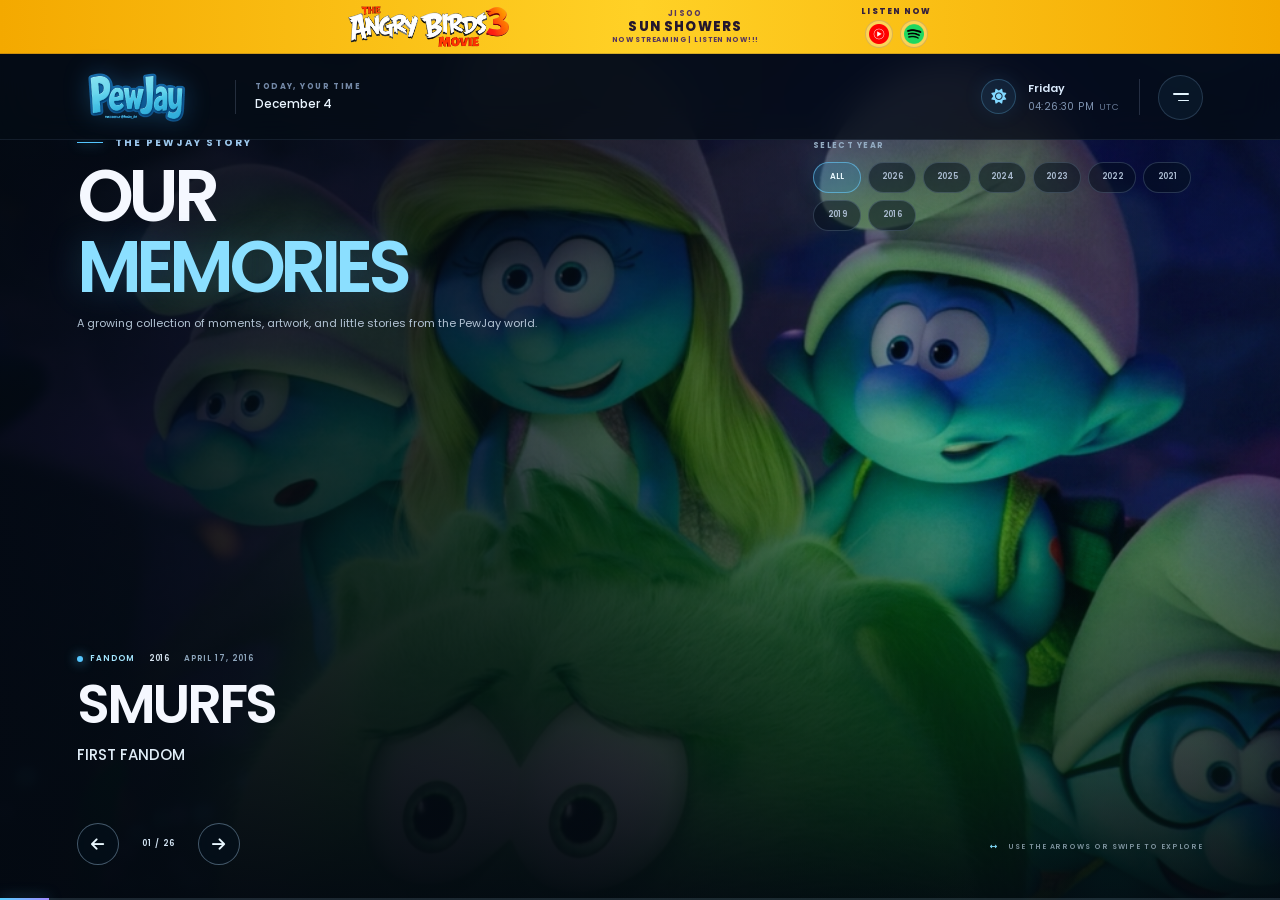
<file: timeline.html>
<!doctype html>
<html lang="en">
<head>
  <meta charset="utf-8">
  <meta name="viewport" content="width=device-width, initial-scale=1">
  <meta name="theme-color" content="#07111f">
  <meta name="description" content="Explore PewJay memories by year in a full-screen visual timeline.">
  <title>TIMELINE</title>
  <link rel="icon" href="assets/favicon.png" type="image/png">
  <link rel="preconnect" href="https://fonts.googleapis.com">
  <link rel="preconnect" href="https://fonts.gstatic.com" crossorigin>
  <link href="https://fonts.googleapis.com/css2?family=Poppins:wght@400;500;600;700;800&display=swap" rel="stylesheet">
  <link rel="stylesheet" href="https://cdnjs.cloudflare.com/ajax/libs/font-awesome/6.5.2/css/all.min.css">
  <link rel="stylesheet" href="css/style.css">
  <script src="js/site.js" defer></script>
</head>
<body class="page page-timeline" data-page="timeline">
  <div data-site-header></div>
  <div class="page-transition is-visible" id="pageTransition" aria-hidden="true"><div class="transition-mark"><span></span><span></span><span></span></div><img src="assets/logo-name.png" alt=""><p>LOADING PEWJAY</p></div>

  <main class="timeline-main">
    <section class="timeline-experience" data-timeline-stage aria-label="PewJay memories">
      <div class="timeline-background" aria-hidden="true">
        <img class="timeline-background__image" data-timeline-background src="assets/home/sketching/3.jpg" alt="">
        <img class="timeline-background__image" data-timeline-background-next alt="">
        <div class="timeline-background__shade"></div>
      </div>

      <div class="timeline-top">
        <div class="timeline-intro">
          <p class="eyebrow"><span class="eyebrow-line"></span> THE PEWJAY STORY</p>
          <h1 id="timelineHeading">OUR<br><span>MEMORIES</span></h1>
          <p>A growing collection of moments, artwork, and little stories from the PewJay world.</p>
        </div>
        <div class="timeline-year-picker">
          <p class="timeline-year-picker__label">SELECT YEAR</p>
          <div class="timeline-year-options" data-timeline-years role="group" aria-label="Filter memories by year">
            <button class="is-selected" type="button" data-year="ALL" aria-pressed="true">ALL</button>
          </div>
        </div>
      </div>

      <article class="timeline-memory" data-timeline-memory aria-live="polite" aria-atomic="true">
        <div class="timeline-memory__meta">
          <span class="timeline-memory__category" data-memory-category>SKETCHBOOK</span>
          <span class="timeline-memory__year" data-memory-year>TBA</span>
          <span class="timeline-memory__release" data-memory-release>DATE TO BE ANNOUNCED</span>
        </div>
        <h2 data-memory-title>From the sketchbook</h2>
        <p class="timeline-memory__subheading" data-memory-subheading>Every new idea starts somewhere.</p>
        <p class="timeline-memory__description" data-memory-description>A quiet look at the lines and early ideas behind a PewJay illustration.</p>
      </article>

      <div class="timeline-navigation" aria-label="Memory navigation">
        <button class="timeline-arrow" type="button" data-timeline-prev aria-label="Previous memory"><i class="fa-solid fa-arrow-left" aria-hidden="true"></i></button>
        <span class="timeline-navigation__index" data-memory-index>01 / 03</span>
        <button class="timeline-arrow" type="button" data-timeline-next aria-label="Next memory"><i class="fa-solid fa-arrow-right" aria-hidden="true"></i></button>
      </div>
      <p class="timeline-swipe-hint"><i class="fa-solid fa-arrows-left-right" aria-hidden="true"></i> USE THE ARROWS OR SWIPE TO EXPLORE</p>
      <div class="timeline-progress" aria-hidden="true"><span data-timeline-progress></span></div>
    </section>
  </main>
</body>
</html>
</file>
<file: css/style.css>
:root {
  color-scheme: dark;
  --ink: #f5f8ff;
  --muted: #9aaac2;
  --dim: #70819b;
  --night: #07111f;
  --night-deep: #040913;
  --panel: #0c192a;
  --panel-soft: rgba(13, 28, 47, .72);
  --line: rgba(153, 194, 255, .14);
  --blue: #55c6ff;
  --blue-strong: #228dff;
  --violet: #9d84ff;
  --pink: #ed7eff;
  --mint: #a6f5e5;
  --radius: 22px;
  --page-gutter: clamp(22px, 6vw, 96px);
  --font: "Poppins", "Segoe UI", sans-serif;
}

* { box-sizing: border-box; }
html { background: var(--night-deep); scroll-behavior: smooth; scroll-padding-top: 100px; }
body { margin: 0; color: var(--ink); background: var(--night); font-family: var(--font); font-size: 15px; line-height: 1.7; -webkit-font-smoothing: antialiased; }
body.menu-open, body.lightbox-open { overflow: hidden; }
button, input, textarea { font: inherit; }
button, a { -webkit-tap-highlight-color: transparent; }
button { color: inherit; }
a { color: inherit; text-decoration: none; }
img { display: block; max-width: 100%; }
::selection { color: #04101a; background: var(--blue); }
:focus-visible { outline: 2px solid var(--blue); outline-offset: 4px; }

.eyebrow { display: flex; align-items: center; gap: 12px; margin: 0 0 18px; color: #9cc7ec; font-size: 10px; font-weight: 700; letter-spacing: .2em; line-height: 1.5; }
.eyebrow-line { width: 26px; height: 1px; background: var(--blue); box-shadow: 0 0 12px var(--blue); }
.button { display: inline-flex; min-height: 49px; align-items: center; justify-content: center; gap: 13px; padding: 12px 19px; border: 1px solid transparent; border-radius: 999px; cursor: pointer; font-size: 12px; font-weight: 600; line-height: 1.2; transition: transform .25s ease, background .25s ease, border-color .25s ease, box-shadow .25s ease; }
.button:hover { transform: translateY(-3px); }
.button i { font-size: 12px; }
.button--primary { color: #03111d; background: linear-gradient(115deg, #7ce1ff, #50afff 55%, #9c8aff); box-shadow: 0 8px 30px rgba(56, 170, 255, .2); }
.button--primary:hover { box-shadow: 0 12px 36px rgba(56, 170, 255, .35); }
.button--outline { color: #e1f4ff; border-color: rgba(132, 200, 255, .43); background: rgba(12, 28, 48, .58); }
.button--outline:hover, .button--glass:hover { border-color: rgba(112, 215, 255, .9); background: rgba(61, 143, 207, .19); }
.button--glass { color: var(--ink); border-color: rgba(222, 240, 255, .24); background: rgba(5, 16, 29, .45); backdrop-filter: blur(12px); }
.button--small { min-height: 38px; padding: 9px 14px; font-size: 11px; }
.text-link { display: inline-flex; align-items: center; gap: 11px; padding: 0; border: 0; color: #8bdcff; background: transparent; cursor: pointer; font-size: 12px; font-weight: 600; transition: gap .2s ease, color .2s ease; }
.text-link:hover { gap: 16px; color: #d3f5ff; }
.pill { display: inline-flex; align-items: center; width: fit-content; padding: 5px 10px; border: 1px solid rgba(105, 201, 255, .26); border-radius: 999px; color: #9bdcff; background: rgba(49, 137, 196, .12); font-size: 9px; font-weight: 700; letter-spacing: .12em; }

/* Shared navigation */
.site-header { position: fixed; z-index: 80; inset: 0 0 auto; display: flex; height: 86px; align-items: center; justify-content: space-between; gap: 24px; padding: 0 var(--page-gutter); border-bottom: 1px solid rgba(154, 192, 238, .1); background: rgba(5, 12, 22, .76); backdrop-filter: blur(18px); transition: background .3s ease, border-color .3s ease; }
.page-home .site-header { border-bottom-color: rgba(180, 211, 255, .14); background: linear-gradient(180deg, rgba(5, 12, 22, .8), rgba(5, 12, 22, .35)); }
.site-header__left, .site-header__right { display: flex; align-items: center; }
.site-header__left { gap: clamp(16px, 3vw, 40px); min-width: 250px; }
.brand-lockup { display: inline-flex; width: 120px; aspect-ratio: 16/9; flex: 0 0 auto; align-items: center; justify-content: center; }
.brand-lockup img { width: 100%; height: 100%; object-fit: contain; filter: drop-shadow(0 0 12px rgba(47, 168, 255, .27)); transition: filter .25s ease, transform .25s ease; }
.brand-lockup:hover img { transform: translateY(-1px); filter: drop-shadow(0 0 16px rgba(47, 168, 255, .55)); }
.header-date { display: flex; flex-direction: column; gap: 1px; border-left: 1px solid rgba(194, 220, 255, .17); padding-left: 19px; }
.header-date__label { color: #7489a7; font-size: 8px; font-weight: 700; letter-spacing: .18em; }
.header-date__value { color: #eaf5ff; font-size: 12px; font-weight: 500; white-space: nowrap; }
.site-header__right { gap: 18px; }
.header-time { display: flex; align-items: center; gap: 12px; padding-right: 20px; border-right: 1px solid rgba(194, 220, 255, .17); }
.header-time__icon { display: grid; width: 35px; height: 35px; place-items: center; border: 1px solid rgba(107, 201, 255, .25); border-radius: 50%; color: #81d8ff; background: rgba(48, 146, 210, .12); box-shadow: 0 0 20px rgba(47, 168, 255, .1); }
.header-time__icon.is-night { color: #d2baff; border-color: rgba(190, 158, 255, .3); background: rgba(125, 85, 203, .16); }
.header-time__readout { display: flex; flex-direction: column; gap: 1px; }
.header-time__weekday { color: #d8e8fa; font-size: 11px; font-weight: 600; }
.header-time__clock { color: #8095b2; font-size: 10px; font-variant-numeric: tabular-nums; letter-spacing: .04em; white-space: nowrap; }
.header-time__zone { padding-left: 5px; color: #637590; font-size: 9px; }
.menu-toggle { position: relative; display: grid; width: 45px; height: 45px; flex: 0 0 auto; place-items: center; border: 1px solid rgba(150, 195, 239, .2); border-radius: 50%; background: rgba(11, 27, 45, .75); cursor: pointer; transition: background .25s ease, border-color .25s ease, transform .25s ease; }
.menu-toggle:hover { transform: rotate(5deg); border-color: rgba(93, 206, 255, .6); background: rgba(40, 123, 177, .24); }
.menu-toggle__lines { display: grid; gap: 5px; }
.menu-toggle__lines span { display: block; width: 16px; height: 1.5px; border-radius: 2px; background: #e4f5ff; transition: transform .25s ease, width .25s ease; }
.menu-toggle__lines span:nth-child(2) { width: 11px; margin-left: auto; }
.menu-toggle[aria-expanded="true"] .menu-toggle__lines span:first-child { transform: translateY(3.25px) rotate(45deg); }
.menu-toggle[aria-expanded="true"] .menu-toggle__lines span:nth-child(2) { width: 16px; transform: translateY(-3.25px) rotate(-45deg); }
.menu-toggle__label { position: absolute; top: calc(100% + 5px); right: 0; color: #70829c; font-size: 7px; font-weight: 700; letter-spacing: .12em; }
.nav-overlay { position: fixed; z-index: 75; inset: 0; display: flex; align-items: center; justify-content: center; overflow: auto; padding: 105px var(--page-gutter) 55px; background: radial-gradient(ellipse at 79% 30%, rgba(28, 82, 133, .32), transparent 36%), radial-gradient(ellipse at 15% 88%, rgba(107, 61, 166, .19), transparent 34%), rgba(4, 10, 19, .985); opacity: 0; visibility: hidden; transform: translateY(-14px); transition: opacity .35s ease, transform .35s ease, visibility .35s; }
.nav-overlay.is-open { opacity: 1; visibility: visible; transform: translateY(0); }
.nav-overlay__inner { display: grid; width: min(1120px, 100%); grid-template-columns: minmax(200px, .85fr) 1.3fr; align-items: center; gap: clamp(40px, 9vw, 140px); }
.nav-overlay__aside { align-self: center; }
.nav-overlay__logo { width: min(260px, 100%); margin-bottom: 22px; filter: drop-shadow(0 0 20px rgba(63, 182, 255, .25)); }
.nav-overlay__aside p { max-width: 280px; color: var(--muted); font-size: 13px; }
.nav-overlay__aside span { display: block; margin-top: 36px; color: #617b9b; font-size: 9px; font-weight: 700; letter-spacing: .17em; }
.nav-overlay__list { display: grid; grid-template-columns: repeat(2, minmax(0, 1fr)); gap: 5px 30px; margin: 0; padding: 0; list-style: none; }
.nav-overlay__list a { display: flex; min-height: 58px; align-items: center; gap: 14px; border-bottom: 1px solid rgba(168, 197, 230, .11); color: #d9e7f8; font-size: clamp(15px, 2vw, 21px); font-weight: 500; transition: color .2s ease, padding .2s ease; }
.nav-overlay__list a span { color: #59728d; font-size: 9px; font-variant-numeric: tabular-nums; }
.nav-overlay__list a i { margin-left: auto; color: #6797b8; font-size: 12px; opacity: 0; transform: translateX(-5px); transition: opacity .2s ease, transform .2s ease; }
.nav-overlay__list a:hover, .nav-overlay__list a.is-current { padding-left: 5px; color: #8fddff; }
.nav-overlay__list a:hover i, .nav-overlay__list a.is-current i { opacity: 1; transform: translateX(0); }
.nav-overlay__close { position: absolute; top: 24px; right: var(--page-gutter); display: flex; align-items: center; gap: 12px; padding: 10px; border: 0; color: #dcecff; background: transparent; cursor: pointer; font-size: 10px; letter-spacing: .12em; }
.nav-overlay__close i { display: grid; width: 38px; height: 38px; place-items: center; border: 1px solid var(--line); border-radius: 50%; font-size: 15px; }

/* Page transitions and cookie controls */
.page-transition { position: fixed; z-index: 100; inset: 0; display: flex; flex-direction: column; align-items: center; justify-content: center; background: radial-gradient(ellipse at 50% 45%, #0e2841 0, #081526 40%, #040913 80%); opacity: 1; visibility: visible; transition: opacity .55s ease, visibility .55s ease; }
.page-transition.is-done { opacity: 0; visibility: hidden; pointer-events: none; }
.page-transition img { width: 116px; height: 68px; margin: 13px 0 1px; object-fit: contain; filter: drop-shadow(0 0 16px rgba(60, 183, 255, .4)); animation: logo-breathe 1.4s ease-in-out infinite alternate; }
.page-transition p { color: #8aabc7; font-size: 8px; font-weight: 700; letter-spacing: .23em; }
.transition-mark { position: relative; display: flex; width: 39px; height: 39px; align-items: center; justify-content: center; gap: 3px; }
.transition-mark::before { position: absolute; inset: 0; border: 1px solid rgba(113, 196, 255, .28); border-top-color: #76d8ff; border-radius: 50%; content: ""; animation: spin 1.2s linear infinite; }
.transition-mark span { width: 3px; height: 3px; border-radius: 50%; background: #8ce4ff; animation: dots 1s ease-in-out infinite alternate; }
.transition-mark span:nth-child(2) { animation-delay: .15s; }
.transition-mark span:nth-child(3) { animation-delay: .3s; }
.cookie-notice { position: fixed; z-index: 110; right: 26px; bottom: 24px; display: grid; width: min(370px, calc(100vw - 32px)); grid-template-columns: 40px 1fr; gap: 8px 13px; padding: 20px; border: 1px solid rgba(132, 197, 241, .24); border-radius: 18px; background: rgba(8, 21, 36, .96); box-shadow: 0 20px 70px rgba(0, 0, 0, .42), 0 0 28px rgba(53, 158, 225, .12); backdrop-filter: blur(20px); opacity: 0; visibility: hidden; transform: translateY(24px) scale(.97); transition: opacity .35s ease, transform .35s cubic-bezier(.2,.8,.2,1), visibility .35s; }
.cookie-notice.is-visible { opacity: 1; visibility: visible; transform: translateY(0) scale(1); }
.cookie-close { position: absolute; top: 10px; right: 10px; display: grid; width: 26px; height: 26px; place-items: center; border: 0; border-radius: 50%; color: #8194ad; background: transparent; cursor: pointer; }
.cookie-close:hover { color: white; background: rgba(255,255,255,.08); }
.cookie-icon { display: grid; width: 38px; height: 38px; place-items: center; border: 1px solid rgba(115, 197, 247, .2); border-radius: 12px; color: #8bdbff; background: rgba(51, 148, 204, .13); }
.cookie-copy { padding-right: 14px; }
.cookie-copy strong { font-size: 11px; font-weight: 600; }
.cookie-copy p { margin: 4px 0 0; color: #93a5bb; font-size: 10px; line-height: 1.6; }
.cookie-actions { grid-column: 2; display: flex; flex-wrap: wrap; align-items: center; gap: 10px; margin-top: 6px; }
.cookie-essential { padding: 7px 0; border: 0; color: #aebdd0; background: transparent; cursor: pointer; font-size: 10px; }
.cookie-essential:hover { color: white; }
.back-to-top { position: fixed; z-index: 50; right: 25px; bottom: 25px; display: flex; min-width: 47px; height: 47px; align-items: center; justify-content: center; gap: 8px; padding: 0 14px; border: 1px solid rgba(136, 196, 241, .28); border-radius: 99px; color: #d8f3ff; background: rgba(8, 22, 38, .89); box-shadow: 0 6px 28px rgba(0,0,0,.22); cursor: pointer; font-size: 10px; opacity: 0; visibility: hidden; transform: translateY(10px); transition: all .25s ease; backdrop-filter: blur(10px); }
.back-to-top.is-visible { opacity: 1; visibility: visible; transform: translateY(0); }
.cookie-open .back-to-top { bottom: 204px; }
.back-to-top:hover { border-color: var(--blue); color: white; box-shadow: 0 0 22px rgba(56, 176, 255, .2); }

/* Intro page */
.intro-page { overflow: hidden; background: #060d18; }
.intro-screen { position: relative; display: grid; min-height: 100svh; place-items: center; overflow: hidden; isolation: isolate; padding: 40px 22px; }
.intro-backdrop, .intro-grain { position: absolute; z-index: -2; inset: 0; }
.intro-backdrop { background: linear-gradient(180deg, rgba(3, 8, 16, .23), rgba(4, 10, 19, .7) 55%, rgba(4, 9, 17, .96)), radial-gradient(ellipse at 50% 44%, rgba(48, 123, 193, .2), transparent 42%), url("../assets/index/bg.jpg") center 47% / cover; animation: intro-photo 12s ease-in-out infinite alternate; }
.intro-grain { z-index: -1; pointer-events: none; background: radial-gradient(circle at 16% 18%, rgba(107, 212, 255, .13), transparent 22%), radial-gradient(circle at 82% 71%, rgba(191, 112, 255, .12), transparent 25%); }
.intro-content { width: min(650px, 100%); padding-top: 25px; text-align: center; animation: fade-up .9s .1s both; }
.intro-kicker { display: flex; align-items: center; justify-content: center; gap: 10px; margin-bottom: 23px; color: #b3d7f0; font-size: 9px; font-weight: 700; letter-spacing: .2em; }
.live-dot { width: 7px; height: 7px; border-radius: 50%; background: #91f1d8; box-shadow: 0 0 12px #91f1d8; animation: live-pulse 1.8s ease-out infinite; }
.intro-logo-shell { position: relative; display: grid; width: min(370px, 78vw); aspect-ratio: 16/9; place-items: center; margin: 0 auto 23px; }
.intro-logo-shell::before { position: absolute; z-index: -1; inset: -9px; border: 1px solid transparent; border-radius: 27px; background: conic-gradient(from 0deg, transparent 0 30%, #63ddff 36%, #74a9ff 43%, #e891ff 49%, transparent 55% 100%) border-box; -webkit-mask: linear-gradient(#000 0 0) padding-box, linear-gradient(#000 0 0); -webkit-mask-composite: xor; mask-composite: exclude; content: ""; animation: spin 3.2s linear infinite; filter: drop-shadow(0 0 12px rgba(80, 198, 255, .5)); }
.intro-logo-shell::after { position: absolute; z-index: -2; inset: -17px; border: 1px solid rgba(109, 190, 255, .1); border-radius: 33px; content: ""; box-shadow: 0 0 48px rgba(50, 164, 255, .12); }
.intro-logo { width: 100%; max-height: 100%; object-fit: contain; filter: drop-shadow(0 9px 28px rgba(41, 170, 255, .43)); animation: logo-breathe 2.4s ease-in-out infinite alternate; }
.intro-content h1 { margin: 0; font-size: clamp(30px, 5.2vw, 54px); font-weight: 700; letter-spacing: -.055em; line-height: 1.17; }
.intro-content h1 span { color: #8cdbff; text-shadow: 0 0 28px rgba(84, 191, 255, .3); }
.intro-copy { max-width: 430px; margin: 14px auto 28px; color: #b0bfd2; font-size: 13px; }
.intro-loading { width: min(330px, 90%); margin: 0 auto 23px; text-align: left; }
.intro-loading__row { display: flex; justify-content: space-between; margin-bottom: 7px; color: #8fa8c0; font-size: 8px; font-weight: 700; letter-spacing: .15em; }
.intro-loading__row [data-intro-percent] { color: #b7eaff; font-variant-numeric: tabular-nums; }
.intro-progress { height: 2px; overflow: hidden; border-radius: 4px; background: rgba(171, 206, 239, .18); }
.intro-progress span { display: block; width: 0; height: 100%; border-radius: inherit; background: linear-gradient(90deg, #59d5ff, #a582ff, #f089dd); box-shadow: 0 0 14px rgba(90, 195, 255, .8); }
.intro-skip { min-height: 42px; font-size: 10px; }
.intro-foot { position: absolute; right: var(--page-gutter); bottom: 23px; left: var(--page-gutter); display: flex; justify-content: space-between; color: rgba(193, 212, 234, .55); font-size: 8px; font-weight: 600; letter-spacing: .14em; }
.intro-foot i { margin-left: 5px; color: #ff8cca; }

/* Refined entry screen */
.intro-screen { display: flex; min-height: 100svh; flex-direction: column; justify-content: space-between; padding: 23px var(--page-gutter) 17px; }
.intro-backdrop { background: linear-gradient(90deg, rgba(3, 8, 16, .94) 0%, rgba(4, 10, 19, .83) 43%, rgba(4, 10, 19, .42) 100%), linear-gradient(0deg, rgba(4, 9, 17, .97) 0%, rgba(4, 9, 17, .15) 45%, rgba(4, 9, 17, .55) 100%), url("../assets/index/bg.jpg") center 46% / cover; }
.intro-grain { background-image: linear-gradient(rgba(117, 187, 236, .035) 1px, transparent 1px), linear-gradient(90deg, rgba(117, 187, 236, .035) 1px, transparent 1px), radial-gradient(ellipse at 73% 43%, rgba(71, 162, 222, .15), transparent 38%), radial-gradient(ellipse at 11% 79%, rgba(100, 76, 188, .14), transparent 31%); background-size: 70px 70px, 70px 70px, auto, auto; mask-image: linear-gradient(90deg, transparent, black 40%, black); }
.intro-topbar { position: relative; z-index: 2; display: flex; width: min(1460px, 100%); min-height: 58px; align-items: center; justify-content: space-between; gap: 22px; margin: 0 auto; }
.intro-brand { display: inline-flex; align-items: center; gap: 12px; }
.intro-brand img { width: 108px; height: 61px; object-fit: contain; filter: drop-shadow(0 0 15px rgba(61, 180, 255, .36)); }
.intro-brand > span, .intro-topbar__status > span:last-child { color: #a8bed5; font-size: 7px; font-weight: 700; letter-spacing: .16em; line-height: 1.65; }
.intro-brand strong, .intro-topbar__status strong { color: #e0f2ff; font-size: 8px; letter-spacing: .1em; }
.intro-topbar__center { display: flex; align-items: center; gap: 10px; color: #8298b2; font-size: 8px; font-weight: 700; letter-spacing: .23em; }
.intro-topbar__center i { color: #65caff; font-style: normal; font-size: 7px; }
.intro-topbar__line { width: 26px; height: 1px; background: linear-gradient(90deg, transparent, rgba(136, 193, 237, .5)); }
.intro-topbar__line:last-child { transform: rotate(180deg); }
.intro-topbar__status { display: flex; align-items: center; gap: 9px; }
.intro-topbar__status .live-dot { width: 6px; height: 6px; }
.intro-content { display: grid; width: min(1460px, 100%); flex: 1; grid-template-columns: minmax(0, 1fr) minmax(0, .95fr); align-items: center; gap: clamp(24px, 4vw, 65px); margin: 0 auto; padding: 10px 0 4px; text-align: left; animation: fade-up .85s .08s both; }
.intro-copy { max-width: 650px; margin: 0; color: var(--ink); font-size: 15px; }
.intro-copy .intro-kicker { justify-content: flex-start; margin-bottom: 20px; color: #bed5eb; font-size: 9px; }
.intro-copy h1 { display: flex; flex-direction: column; gap: 1px; margin: 0; font-size: clamp(48px, 6.2vw, 88px); font-weight: 600; letter-spacing: -.08em; line-height: .99; }
.intro-copy h1 span { color: #f4f8ff; text-shadow: none; }
.intro-copy h1 strong { display: block; color: #8edfff; font-weight: 700; text-shadow: 0 0 34px rgba(71, 184, 255, .28); }
.intro-copy h1 em { color: #c2a6ff; font-style: normal; text-shadow: 0 0 35px rgba(154, 127, 255, .26); }
.intro-copy__description { max-width: 430px; margin: 18px 0 16px; color: #aabbd0; font-size: 12px; line-height: 1.85; }
.intro-copy__description span { color: #e1c7ff; }
.intro-tags { display: flex; flex-wrap: wrap; gap: 7px; margin: 0 0 22px; }
.intro-tags span { display: inline-flex; align-items: center; gap: 7px; padding: 6px 10px; border: 1px solid rgba(152, 197, 236, .16); border-radius: 99px; color: #b4c7dc; background: rgba(9, 20, 34, .52); font-size: 7px; font-weight: 700; letter-spacing: .12em; backdrop-filter: blur(8px); }
.intro-tags i { color: #81d9ff; font-size: 9px; }
.intro-skip { min-height: 45px; padding: 12px 19px; font-size: 10px; }
.intro-stage { position: relative; width: 100%; height: min(60vh, 545px); min-height: 365px; isolation: isolate; }
.intro-stage::before { position: absolute; z-index: -2; inset: 9% 4%; border-radius: 50%; background: radial-gradient(ellipse, rgba(49, 133, 196, .25), rgba(73, 101, 178, .08) 42%, transparent 71%); filter: blur(12px); content: ""; }
.intro-stage__orbit { position: absolute; z-index: -1; top: 50%; left: 50%; display: block; width: 88%; aspect-ratio: 1; border: 1px solid rgba(144, 206, 251, .16); border-radius: 50%; transform: translate(-50%, -50%); }
.intro-stage__orbit--one { width: 73%; border-style: dashed; animation: orbit-spin 38s linear infinite; }
.intro-stage__orbit--two { width: 99%; border-color: rgba(139, 189, 231, .08); }
.intro-stage__spark { position: absolute; z-index: 4; color: #c1eaff; text-shadow: 0 0 18px rgba(105, 194, 255, .7); font-size: 24px; animation: twinkle 1.8s ease-in-out infinite alternate; }
.intro-stage__spark--one { top: 9%; left: 23%; }
.intro-stage__spark--two { right: 14%; bottom: 17%; color: #d0afff; font-size: 31px; animation-delay: -.8s; }
.intro-art-card { position: absolute; overflow: hidden; margin: 0; border: 1px solid rgba(209, 234, 255, .33); border-radius: 13px; background: #111c30; box-shadow: 0 28px 70px rgba(0, 0, 0, .43), 0 0 30px rgba(69, 156, 220, .09); }
.intro-art-card::after { position: absolute; inset: 0; border: 1px solid rgba(248, 252, 255, .08); border-radius: inherit; content: ""; pointer-events: none; }
.intro-art-card img { width: 100%; height: 100%; object-fit: cover; transition: transform .8s ease; }
.intro-art-card:hover img { transform: scale(1.055); }
.intro-art-card figcaption { position: absolute; right: 0; bottom: 0; left: 0; display: flex; align-items: center; justify-content: space-between; padding: 25px 11px 9px; color: white; background: linear-gradient(0deg, rgba(3, 8, 16, .85), transparent); font-size: 7px; font-weight: 700; letter-spacing: .1em; }
.intro-art-card figcaption i { color: #8ce0ff; font-size: 9px; }
.intro-art-card--rear { top: 14%; left: 9%; width: 43%; height: 48%; transform: rotate(-10deg); animation: intro-card-float 5.4s ease-in-out infinite alternate; }
.intro-art-card--front { top: 14%; right: 7%; width: 49%; height: 57%; transform: rotate(7deg); animation: intro-card-float 5.1s ease-in-out infinite alternate-reverse; }
.intro-art-card--small { bottom: 6%; left: 24%; width: 43%; height: 34%; transform: rotate(3deg); animation: intro-card-float 5.7s ease-in-out infinite alternate; animation-delay: -.6s; }
.intro-logo-shell { position: absolute; z-index: 5; top: 53%; left: 49%; display: grid; width: min(53%, 315px); aspect-ratio: 16/9; place-items: center; margin: 0; border: 1px solid rgba(169, 222, 255, .44); border-radius: 19px; background: rgba(5, 16, 30, .73); box-shadow: 0 20px 60px rgba(0, 0, 0, .48), 0 0 45px rgba(65, 167, 226, .18); backdrop-filter: blur(14px); transform: translate(-50%, -50%); isolation: isolate; }
.intro-logo-shell::before { position: absolute; z-index: -1; inset: -7px; border: 1px solid transparent; border-radius: 24px; background: conic-gradient(from 0deg, transparent 0 30%, #63ddff 36%, #74a9ff 43%, #e891ff 49%, transparent 55% 100%) border-box; -webkit-mask: linear-gradient(#000 0 0) padding-box, linear-gradient(#000 0 0); -webkit-mask-composite: xor; mask-composite: exclude; content: ""; animation: spin 3.2s linear infinite; filter: drop-shadow(0 0 12px rgba(80, 198, 255, .5)); }
.intro-logo-shell::after { position: absolute; z-index: -2; inset: -15px; border: 1px solid rgba(109, 190, 255, .11); border-radius: 28px; content: ""; box-shadow: 0 0 48px rgba(50, 164, 255, .16); }
.intro-logo { width: 89%; height: auto; max-height: 90%; object-fit: contain; filter: drop-shadow(0 9px 22px rgba(41, 170, 255, .49)); animation: logo-breathe 2.4s ease-in-out infinite alternate; }
.intro-stage__note { position: absolute; right: 0; bottom: 15%; color: rgba(187, 218, 245, .7); font-size: 7px; font-weight: 700; letter-spacing: .2em; line-height: 1.65; text-align: right; }
.intro-loading { width: min(1460px, 100%); margin: 0 auto; padding: 12px 0 9px; border-top: 1px solid rgba(167, 201, 235, .2); text-align: left; }
.intro-loading__row { align-items: center; margin-bottom: 8px; color: #95acc4; font-size: 8px; letter-spacing: .13em; }
.intro-loading__label { display: inline-flex; align-items: center; gap: 8px; }
.intro-loading__label i { color: #83dfff; animation: spin 2s linear infinite; }
.intro-loading__numbers { display: inline-flex; gap: 18px; color: #cae9fa; font-variant-numeric: tabular-nums; }
.intro-progress { height: 3px; background: rgba(162, 193, 225, .16); }
.intro-progress span { background: linear-gradient(90deg, #5edaff 0%, #6fafff 45%, #c085ff 78%, #f087d4); }
.intro-foot { position: relative; right: auto; bottom: auto; left: auto; display: flex; width: min(1460px, 100%); justify-content: space-between; margin: 9px auto 0; color: rgba(169, 192, 216, .55); font-size: 7px; letter-spacing: .16em; }
.intro-foot span:last-child { color: rgba(193, 212, 234, .72); }
@keyframes intro-card-float { from { translate: 0 -5px; } to { translate: 0 8px; } }

/* Home: full-screen story panels */
.home-page { background: var(--night-deep); }
.story-deck { position: relative; height: 100svh; min-height: 670px; overflow: hidden; background: #07111f; }
.story-panel { position: absolute; inset: 0; overflow: hidden; padding: 112px var(--page-gutter) 82px; opacity: 0; visibility: hidden; transform: scale(1.045); transition: opacity .75s cubic-bezier(.2,.7,.2,1), transform .95s cubic-bezier(.2,.7,.2,1), visibility .75s; }
.story-panel.is-active { z-index: 1; opacity: 1; visibility: visible; transform: scale(1); }
.story-hero { display: flex; align-items: flex-end; padding-top: 135px; }
.hero-backdrop { position: absolute; z-index: -2; inset: 0; background: linear-gradient(90deg, rgba(4, 10, 19, .94) 0%, rgba(4, 10, 19, .76) 35%, rgba(4, 10, 19, .28) 72%, rgba(4, 10, 19, .55) 100%), linear-gradient(0deg, rgba(4, 10, 19, .88) 0%, transparent 50%, rgba(4, 10, 19, .3) 100%), url("../assets/home/bg.jpg") center 44% / cover; transform: scale(1.06); transition: transform 1.5s ease; }
.story-hero.is-active .hero-backdrop { transform: scale(1); }
.hero-vignette { position: absolute; z-index: -1; inset: 0; background: radial-gradient(ellipse at 69% 48%, rgba(76, 161, 218, .11), transparent 36%), radial-gradient(ellipse at 10% 15%, rgba(36, 157, 240, .12), transparent 31%); }
.hero-content { width: min(1200px, 100%); margin: 0 0 26px; animation: fade-up .85s .2s both; }
.hero-heading { display: flex; flex-wrap: nowrap; align-items: baseline; gap: .2em; margin: 0 0 11px; font-size: clamp(18px, 5.5vw, 76px); font-weight: 700; letter-spacing: -.065em; line-height: 1.08; white-space: nowrap; text-shadow: 0 5px 45px rgba(0,0,0,.27); }
.hero-heading > span { display: inline-block; min-width: 5.2ch; color: #91e4ff; font-weight: 800; text-shadow: 0 0 38px rgba(66, 181, 255, .45); }
.rotating-word.is-out { animation: word-out .38s ease both; }
.rotating-word.is-in { animation: word-in .5s cubic-bezier(.2,.8,.25,1) both; }
.hero-subtitle { margin: 0 0 27px; color: #c4d0e0; font-size: clamp(14px, 1.8vw, 18px); letter-spacing: .015em; }
.hero-subtitle strong { color: white; font-weight: 600; }
.hero-content .button { min-height: 50px; }
.hero-side-note { position: absolute; right: var(--page-gutter); bottom: 52%; display: flex; align-items: center; gap: 11px; color: rgba(211, 229, 245, .7); font-size: 8px; font-weight: 600; letter-spacing: .15em; transform: rotate(90deg) translateX(50%); transform-origin: right center; }
.hero-side-note > span:first-child { color: #9be5ff; font-size: 10px; }
.hero-side-note__line { width: 40px; height: 1px; background: rgba(186, 216, 244, .45); }
.story-hint { position: absolute; z-index: 3; bottom: 33px; left: 50%; display: flex; flex-direction: column; align-items: center; gap: 7px; color: rgba(187, 210, 234, .66); font-size: 8px; font-weight: 600; letter-spacing: .17em; transform: translateX(-50%); }
.story-hint i { color: #84d9ff; font-size: 11px; animation: nudge-down 1.6s ease-in-out infinite; }
.story-pagination { position: absolute; z-index: 5; top: 50%; right: 24px; display: grid; gap: 11px; transform: translateY(-50%); }
.story-pagination button { width: 7px; height: 7px; padding: 0; border: 1px solid rgba(216, 238, 255, .65); border-radius: 50%; background: transparent; cursor: pointer; transition: height .3s ease, border-radius .3s ease, background .3s ease, box-shadow .3s ease; }
.story-pagination button.is-active { height: 25px; border-color: var(--blue); border-radius: 8px; background: var(--blue); box-shadow: 0 0 14px rgba(73, 198, 255, .65); }
.story-progress { position: absolute; z-index: 5; bottom: 0; left: 0; width: 100%; height: 2px; background: rgba(150, 197, 232, .13); }
.story-progress span { display: block; width: 25%; height: 100%; background: linear-gradient(90deg, var(--blue), var(--violet)); transition: width .55s cubic-bezier(.2,.7,.2,1); }
.whats-new-panel { display: flex; align-items: center; isolation: isolate; background: radial-gradient(ellipse at 4% 100%, rgba(46, 129, 185, .16), transparent 38%), linear-gradient(110deg, #07111f, #091522 62%, #0b1420); touch-action: pan-y; }
.whats-new__photo { position: absolute; z-index: -1; inset: 0; width: 100%; overflow: hidden; background: #111b27; }
.whats-new__photo::before { position: absolute; z-index: 1; inset: 0; background: linear-gradient(90deg, rgba(7, 17, 31, .98) 0%, rgba(7, 17, 31, .9) 26%, rgba(7, 17, 31, .62) 48%, rgba(7, 17, 31, .2) 77%, rgba(7, 17, 31, .18)), linear-gradient(0deg, rgba(4, 10, 19, .78), transparent 43%, rgba(4, 10, 19, .25)), radial-gradient(ellipse at 76% 14%, rgba(106, 175, 255, .22), transparent 42%); content: ""; pointer-events: none; }
.whats-new__photo::after { position: absolute; z-index: 2; inset: 0; background: linear-gradient(135deg, rgba(255, 255, 255, .07), transparent 28%, transparent 76%, rgba(157, 203, 255, .06)), radial-gradient(ellipse at 80% 50%, transparent 32%, rgba(4, 10, 19, .2) 100%); content: ""; pointer-events: none; }
.whats-new__photo img { width: 100%; height: 100%; object-fit: cover; opacity: .9; filter: saturate(1.08) contrast(1.04); transform: scale(1.045); transition: opacity .24s ease, transform .8s cubic-bezier(.2, .7, .2, 1); }
.whats-new-panel.is-active .whats-new__photo img { transform: scale(1); }
.whats-new-panel.is-changing .whats-new__photo img { opacity: 0; transform: scale(1.035); }
.whats-new__copy { position: relative; z-index: 1; width: min(620px, 60%); margin: -8px 0 12px max(0px, calc((100% - 1290px) / 2)); }
.whats-new__details { transition: opacity .24s ease, transform .32s ease; }
.whats-new-panel.is-changing .whats-new__details { opacity: 0; transform: translateY(8px); }
.whats-new__copy > .eyebrow { margin-bottom: 15px; color: #a8cbe5; }
.whats-new__copy h2 { margin: 0 0 27px; color: #f4f8fc; font-size: clamp(49px, 7vw, 88px); font-weight: 800; letter-spacing: -.085em; line-height: .98; text-shadow: 0 8px 42px rgba(0, 0, 0, .31); }
.whats-new__copy h3 { max-width: 580px; margin: 0 0 13px; color: #9ce2ff; font-size: clamp(16px, 2vw, 23px); font-weight: 600; letter-spacing: -.035em; line-height: 1.25; }
.whats-new__release { display: flex; align-items: center; gap: 10px; margin: 0 0 14px; color: #84dfff; }
.whats-new__release > i { display: grid; width: 33px; height: 33px; place-items: center; border: 1px solid rgba(140, 213, 255, .22); border-radius: 50%; background: rgba(37, 111, 157, .12); font-size: 12px; }
.whats-new__release span { display: grid; gap: 2px; }
.whats-new__release small { color: #819ab3; font-size: 7px; font-weight: 700; letter-spacing: .17em; }
.whats-new__release strong { color: #d5e7f5; font-size: 11px; font-weight: 500; }
.whats-new__description { max-width: 455px; margin: 0 0 22px; color: #a9b7c7; font-size: 11px; line-height: 1.85; }
.whats-new__button { min-height: 44px; }
.whats-new__button[hidden] { display: none !important; }
.whats-new__controls { position: absolute; z-index: 4; inset: 0; pointer-events: none; }
.whats-new__controls[hidden] { display: none !important; }
.whats-new__arrow { position: absolute; bottom: 76px; display: grid; width: 44px; height: 44px; place-items: center; border: 1px solid rgba(190, 224, 255, .35); border-radius: 50%; color: #eff9ff; background: rgba(6, 17, 31, .48); box-shadow: 0 9px 26px rgba(0, 0, 0, .24), inset 0 1px rgba(255, 255, 255, .1); cursor: pointer; pointer-events: auto; backdrop-filter: blur(12px); transition: transform .22s ease, border-color .22s ease, background .22s ease, box-shadow .22s ease; }
.whats-new__arrow--previous { left: var(--page-gutter); }
.whats-new__arrow--next { right: 76px; }
.whats-new__arrow:hover { transform: scale(1.08); border-color: rgba(148, 221, 255, .74); background: rgba(50, 125, 177, .55); box-shadow: 0 0 24px rgba(80, 181, 245, .23); }
.whats-new__arrow:focus-visible { outline: 2px solid #9de5ff; outline-offset: 3px; }
.whats-new__dots { position: absolute; z-index: 4; bottom: 36px; left: 50%; display: flex; align-items: center; gap: 9px; transform: translateX(-50%); }
.whats-new__dots[hidden] { display: none; }
.whats-new__dot { width: 9px; height: 9px; padding: 0; border: 1px solid rgba(221, 239, 255, .66); border-radius: 50%; background: rgba(8, 17, 29, .36); cursor: pointer; transition: width .25s ease, border-radius .25s ease, background .25s ease, box-shadow .25s ease; }
.whats-new__dot:hover { border-color: #b2eaff; }
.whats-new__dot.is-active { width: 27px; border-color: #83ddff; border-radius: 99px; background: #83ddff; box-shadow: 0 0 14px rgba(91, 203, 255, .5); }
.whats-new-panel > .story-hint { left: var(--page-gutter); align-items: flex-start; transform: none; }
.about-panel { display: grid; align-items: center; background: radial-gradient(ellipse at 82% 51%, rgba(45, 114, 167, .19), transparent 35%), linear-gradient(110deg, #081321, #0a1726 62%, #0b182b); }
.about-layout { display: grid; width: min(1220px, 100%); grid-template-columns: 54px minmax(280px, 1.05fr) minmax(260px, .95fr); align-items: center; gap: clamp(30px, 6vw, 88px); margin: 0 auto; }
.about-number { align-self: center; color: #69819c; font-size: 9px; font-weight: 600; letter-spacing: .1em; writing-mode: vertical-rl; transform: rotate(180deg); }
.about-number span { color: #45baf2; }
.about-copy { max-width: 520px; }
.about-copy .eyebrow { color: #9fc2df; }
.about-copy h2, .owner-copy h2, .ask-copy h2 { margin: 0 0 20px; font-size: clamp(35px, 5.3vw, 66px); font-weight: 700; letter-spacing: -.065em; line-height: 1.09; }
.about-copy h2 span, .owner-copy h2 span, .ask-copy h2 span { color: #86dfff; text-shadow: 0 0 30px rgba(75, 180, 255, .18); }
.about-copy > p:not(.eyebrow), .owner-copy > p:not(.eyebrow) { max-width: 490px; margin: 0; color: #aab9cb; font-size: 13px; line-height: 1.9; }
.about-tags { display: flex; flex-wrap: wrap; gap: 9px; margin: 23px 0; }
.about-tags span { display: inline-flex; align-items: center; gap: 8px; padding: 8px 11px; border: 1px solid rgba(148, 194, 232, .17); border-radius: 30px; color: #bed1e3; background: rgba(4, 14, 26, .35); font-size: 9px; }
.about-tags i { color: #7ddcff; }
.about-art { position: relative; width: min(100%, 420px); height: min(54vh, 440px); justify-self: end; }
.about-art__main { position: absolute; top: 0; right: 0; width: 79%; height: 90%; object-fit: cover; border: 1px solid rgba(160, 214, 255, .23); border-radius: 34% 8px 8px 8px; box-shadow: 0 30px 80px rgba(0,0,0,.36), 0 0 45px rgba(70, 163, 224, .1); }
.about-art__small { position: absolute; bottom: 0; left: 0; width: 48%; height: 45%; object-fit: cover; border: 5px solid #0a1726; border-radius: 8px 8px 8px 30px; box-shadow: 0 12px 40px rgba(0,0,0,.35); }
.art-sticker { position: absolute; top: 14%; left: 1%; display: grid; width: 75px; height: 75px; place-content: center; border: 1px solid rgba(225, 244, 255, .7); border-radius: 50%; color: #fff; background: linear-gradient(145deg, #51c9ff, #826aff); box-shadow: 0 8px 25px rgba(70, 166, 255, .3); font-size: 10px; font-weight: 800; letter-spacing: .07em; line-height: 1.25; text-align: center; transform: rotate(-12deg); }
.about-orbit { position: absolute; border: 1px solid rgba(125, 198, 251, .12); border-radius: 50%; pointer-events: none; }
.about-orbit--one { top: -28%; right: -10%; width: 63vw; height: 63vw; }
.about-orbit--two { top: -16%; right: 4%; width: 39vw; height: 39vw; border-style: dashed; opacity: .45; }
.content-panel { display: flex; flex-direction: column; align-items: center; justify-content: center; isolation: isolate; background: radial-gradient(ellipse at 51% 48%, rgba(37, 105, 164, .2), transparent 43%), #081321; }
.content-panel::before { position: absolute; z-index: -1; inset: 0; background: radial-gradient(ellipse at 18% 84%, rgba(77, 82, 166, .12), transparent 31%), linear-gradient(135deg, rgba(5, 14, 27, .34), transparent 52%, rgba(17, 38, 61, .2)); content: ""; pointer-events: none; }
.content-heading { position: relative; z-index: 2; flex: 0 0 auto; width: min(780px, calc(100% - 2 * var(--page-gutter))); margin: 0 auto clamp(18px, 3vh, 24px); text-align: center; }
.content-heading h2 { margin: 0; font-size: clamp(26px, 3.8vw, 43px); font-weight: 600; letter-spacing: -.06em; line-height: 1.15; }
.content-heading h2 span { color: #87dfff; }
.content-heading .eyebrow { justify-content: center; margin-bottom: 7px; }
.content-panel.is-active .content-heading .eyebrow { animation: content-heading-rise .55s .08s both; }
.content-panel.is-active .content-heading h2 { animation: content-heading-rise .62s .18s both; }
.content-carousel { position: relative; z-index: 1; flex: 0 0 auto; width: min(1220px, 100%); margin: 0 auto; }
.content-carousel__stage { position: relative; height: clamp(300px, 40vh, 340px); perspective: 1400px; touch-action: pan-y; }
.content-carousel__track { position: absolute; inset: 0; }
.content-card { position: absolute; top: 50%; left: 50%; width: min(850px, 76vw); height: 100%; overflow: hidden; border: 1px solid rgba(206, 232, 255, .4); border-radius: 27px; background: linear-gradient(135deg, rgba(11, 29, 49, .9), rgba(5, 14, 27, .96)); box-shadow: 0 32px 90px rgba(0, 0, 0, .44), 0 0 48px rgba(73, 176, 241, .13), inset 0 1px rgba(255, 255, 255, .25); opacity: var(--card-opacity, .15); transform: translate(calc(-50% + var(--card-x, 0%)), -50%) scale(var(--card-scale, .72)); transform-origin: center; transition: transform .62s cubic-bezier(.2, .78, .18, 1), opacity .42s ease, filter .42s ease, box-shadow .42s ease; filter: saturate(.75) brightness(.62); pointer-events: none; }
.content-card.is-active { border-color: rgba(190, 230, 255, .56); box-shadow: 0 35px 95px rgba(0, 0, 0, .48), 0 0 55px rgba(69, 178, 244, .18), inset 0 1px rgba(255, 255, 255, .36); filter: saturate(1.04) brightness(1); pointer-events: auto; }
.content-card::after { position: absolute; z-index: 3; inset: 0; border: 1px solid rgba(245, 251, 255, .12); border-radius: inherit; content: ""; pointer-events: none; }
.content-card__image { position: absolute; top: 0; bottom: 0; left: 0; width: 57%; height: 100%; object-fit: cover; transform: scale(1.015); transition: opacity .3s ease, transform 1.1s ease; }
.content-card.is-active .content-card__image { transform: scale(1); }
.content-card.is-photo-changing .content-card__image { opacity: .34; transform: scale(1.06); }
.content-card__shade { position: absolute; inset: 0; background: linear-gradient(90deg, rgba(3, 9, 18, .04) 0%, rgba(3, 9, 18, .02) 39%, rgba(5, 16, 29, .63) 53%, transparent 70%), linear-gradient(0deg, rgba(3, 9, 18, .4), transparent 42%); pointer-events: none; }
.content-card__copy { position: absolute; z-index: 1; top: 0; right: 0; bottom: 0; display: flex; width: 47%; flex-direction: column; justify-content: center; padding: clamp(18px, 2.2vw, 30px); border: 0; border-left: 1px solid rgba(218, 239, 255, .3); border-radius: 0; color: #f4f8ff; background: linear-gradient(145deg, rgba(13, 32, 52, .78), rgba(6, 17, 31, .88)); box-shadow: -18px 0 44px rgba(0, 0, 0, .2), inset 1px 0 rgba(255, 255, 255, .1); backdrop-filter: blur(22px) saturate(1.2); -webkit-backdrop-filter: blur(22px) saturate(1.2); transition: opacity .35s ease, transform .45s ease; }
.content-card:not(.is-active) .content-card__copy { opacity: 0; transform: translateX(8px); }
.content-card__label { margin: 0 0 5px; color: #a2e4ff; font-size: 8px; font-weight: 700; letter-spacing: .18em; }
.content-card__copy h3 { margin: 0 0 7px; font-size: clamp(24px, 3vw, 36px); font-weight: 600; letter-spacing: -.05em; line-height: 1.12; }
.content-card__copy > p:not(.content-card__label) { display: -webkit-box; overflow: hidden; margin: 0 0 13px; color: #d4e0ec; font-size: 10px; line-height: 1.65; -webkit-box-orient: vertical; -webkit-line-clamp: 5; }
.content-card__link { min-height: 35px; align-self: flex-start; padding: 8px 12px; font-size: 8px; }
.content-card__link[hidden] { display: none !important; }
.content-card__meta { position: absolute; z-index: 2; bottom: 16px; left: 16px; display: flex; align-items: center; gap: 9px; padding: 6px 10px; border: 1px solid rgba(222, 240, 255, .3); border-radius: 99px; color: #eff7ff; background: rgba(7, 18, 32, .44); box-shadow: 0 7px 22px rgba(0, 0, 0, .18); font-size: 7px; font-weight: 600; letter-spacing: .13em; text-shadow: 0 2px 9px rgba(0, 0, 0, .55); backdrop-filter: blur(12px); }
.content-card__meta span:last-child { color: rgba(227, 240, 252, .75); }
.content-card__photo-controls { position: absolute; z-index: 2; top: 16px; left: 16px; display: flex; gap: 7px; }
.content-card__photo-controls button { display: grid; width: 34px; height: 34px; place-items: center; border: 1px solid rgba(239, 248, 255, .48); border-radius: 50%; color: #fff; background: rgba(8, 17, 30, .42); box-shadow: 0 6px 18px rgba(0, 0, 0, .22), inset 0 1px rgba(255, 255, 255, .16); cursor: pointer; backdrop-filter: blur(12px); transition: border-color .2s ease, background .2s ease, transform .2s ease; }
.content-card__photo-controls button:hover { transform: translateY(-2px); border-color: #b8edff; background: rgba(54, 134, 181, .62); }
.content-card__photo-controls button:focus-visible, .content-carousel__arrow:focus-visible, .content-carousel__dot:focus-visible { outline: 2px solid #a6e8ff; outline-offset: 3px; }
.content-carousel__arrow { position: absolute; z-index: 8; top: 50%; display: grid; width: 45px; height: 45px; place-items: center; border: 1px solid rgba(219, 240, 255, .42); border-radius: 50%; color: #f5fbff; background: rgba(8, 22, 37, .5); box-shadow: 0 12px 32px rgba(0, 0, 0, .3), inset 0 1px rgba(255, 255, 255, .17); cursor: pointer; backdrop-filter: blur(16px); transition: transform .22s ease, border-color .22s ease, background .22s ease, box-shadow .22s ease; transform: translateY(-50%); }
.content-carousel__arrow--previous { left: 16px; }
.content-carousel__arrow--next { right: 16px; }
.content-carousel__arrow:hover { transform: translateY(-50%) scale(1.08); border-color: #a2e6ff; background: rgba(41, 119, 166, .66); box-shadow: 0 0 26px rgba(76, 190, 255, .27); }
.content-carousel__footer { display: flex; min-height: 50px; flex-direction: column; align-items: center; justify-content: center; gap: 4px; }
.content-carousel__dots { display: flex; align-items: center; justify-content: center; gap: 10px; }
.content-carousel__dot { width: 8px; height: 8px; padding: 0; border: 1px solid rgba(207, 232, 251, .66); border-radius: 50%; background: rgba(8, 17, 29, .38); cursor: pointer; transition: width .25s ease, border-radius .25s ease, background .25s ease, border-color .25s ease, box-shadow .25s ease; }
.content-carousel__dot:hover { border-color: #b6edff; }
.content-carousel__dot.is-active { width: 25px; border-color: #86dfff; border-radius: 99px; background: #86dfff; box-shadow: 0 0 15px rgba(91, 203, 255, .52); }
.content-carousel__selection { display: flex; align-items: center; gap: 10px; margin: 0; color: rgba(198, 218, 237, .66); font-size: 7px; letter-spacing: .12em; }
.content-carousel__selection strong { color: #d8efff; font-size: 8px; font-weight: 600; letter-spacing: .06em; }
.content-panel > .story-hint { z-index: 4; }
.owner-panel { display: flex; align-items: center; justify-content: center; background: radial-gradient(ellipse at 24% 50%, rgba(42, 94, 152, .25), transparent 30%), linear-gradient(100deg, #07111f, #0b1727 70%, #10152a); }
.owner-layout { display: grid; width: min(1050px, 100%); grid-template-columns: minmax(260px, .8fr) 1.15fr; align-items: center; gap: clamp(40px, 9vw, 130px); }
.owner-photo-wrap { position: relative; width: min(100%, 344px); aspect-ratio: 3/4; justify-self: end; }
.owner-photo-wrap::before { position: absolute; inset: -13px 15px 15px -13px; border: 1px solid rgba(99, 206, 255, .34); border-radius: 13px 70px 13px 13px; content: ""; }
.owner-photo { position: relative; z-index: 1; width: 100%; height: 100%; object-fit: cover; object-position: 50% 28%; border: 1px solid rgba(169, 216, 250, .18); border-radius: 13px 66px 13px 13px; box-shadow: 0 25px 75px rgba(0,0,0,.35); }
.owner-photo-tag { position: absolute; z-index: 2; right: -14px; bottom: 22px; display: flex; align-items: center; gap: 8px; padding: 10px 13px; border: 1px solid rgba(148, 204, 243, .22); border-radius: 7px; color: #d8efff; background: rgba(7, 17, 31, .89); box-shadow: 0 10px 30px rgba(0,0,0,.3); font-size: 8px; font-weight: 600; letter-spacing: .08em; }
.owner-photo-tag i { color: #86e3ff; }
.owner-copy { max-width: 510px; }
.owner-copy h2 { font-size: clamp(37px, 5.2vw, 65px); }
.owner-copy h2 span { font-size: .52em; letter-spacing: .025em; }
.owner-copy > p:not(.eyebrow) { margin-bottom: 25px; }
.owner-glow { position: absolute; top: 20%; left: 11%; width: 35vw; height: 35vw; border-radius: 50%; background: rgba(55, 134, 221, .1); filter: blur(100px); pointer-events: none; }
.story-hint--end { bottom: 28px; }
.ask-section { position: relative; display: grid; min-height: 535px; grid-template-columns: 1fr minmax(300px, .78fr); align-items: center; gap: clamp(45px, 9vw, 130px); overflow: hidden; padding: 100px var(--page-gutter); background: radial-gradient(ellipse at 10% 56%, rgba(54, 131, 191, .15), transparent 42%), #070f1c; }
.ask-copy { position: relative; z-index: 1; max-width: 530px; }
.ask-copy h2 { font-size: clamp(39px, 5.5vw, 68px); }
.ask-copy > p:not(.eyebrow) { margin: 0 0 19px; color: #a8b8ca; font-size: 13px; }
.ask-email { display: inline-flex; align-items: center; gap: 10px; color: #91dfff; font-size: 11px; }
.ask-email:hover { color: #fff; }
.ask-email i { font-size: 13px; }
.ask-orbit { position: absolute; top: -55%; left: -10%; width: min(690px, 70vw); aspect-ratio: 1; border: 1px solid rgba(121, 198, 245, .11); border-radius: 50%; pointer-events: none; }
.ask-orbit::before, .ask-orbit::after { position: absolute; inset: 10%; border: 1px solid rgba(121, 198, 245, .08); border-radius: 50%; content: ""; }
.ask-orbit::after { inset: 23%; border-style: dashed; }
.contact-form { position: relative; z-index: 1; display: flex; flex-direction: column; gap: 9px; padding: clamp(21px, 3vw, 34px); border: 1px solid rgba(142, 190, 232, .18); border-radius: 17px; background: rgba(12, 26, 43, .72); box-shadow: 0 20px 65px rgba(0,0,0,.2); }
.contact-form label { margin-top: 3px; color: #c5d4e5; font-size: 10px; font-weight: 500; }
.contact-form input, .contact-form textarea { width: 100%; border: 1px solid rgba(143, 182, 218, .19); border-radius: 8px; outline: none; color: var(--ink); background: rgba(4, 12, 22, .62); font-size: 11px; transition: border-color .2s ease, box-shadow .2s ease; }
.contact-form input { height: 43px; padding: 0 12px; }
.contact-form textarea { min-height: 105px; resize: vertical; padding: 11px 12px; }
.contact-form input::placeholder, .contact-form textarea::placeholder { color: #61758e; }
.contact-form input:focus, .contact-form textarea:focus { border-color: rgba(91, 198, 255, .65); box-shadow: 0 0 0 3px rgba(60, 165, 226, .1); }
.contact-form .button { align-self: flex-start; margin-top: 7px; }
.form-note { margin: -1px 0 0; color: #748aa2; font-size: 9px; }

/* Shared footer */
.site-footer { position: relative; overflow: hidden; padding: 69px var(--page-gutter) 23px; border-top: 1px solid rgba(153, 190, 228, .1); background: linear-gradient(135deg, #081321, #050b14 68%, #0c1020); }
.site-footer::before { position: absolute; top: -180px; right: 8%; width: 340px; height: 340px; border: 1px solid rgba(84, 177, 231, .08); border-radius: 50%; box-shadow: 0 0 0 35px rgba(84,177,231,.025), 0 0 0 75px rgba(84,177,231,.018); content: ""; pointer-events: none; }
.site-footer__grid { position: relative; display: grid; max-width: 1380px; grid-template-columns: 1.2fr .92fr 1fr; gap: clamp(30px, 6vw, 85px); margin: 0 auto; }
.footer-brand { display: inline-flex; width: 145px; aspect-ratio: 16/9; margin: -9px 0 10px; }
.footer-brand img { width: 100%; height: 100%; object-fit: contain; filter: drop-shadow(0 0 14px rgba(71, 176, 240, .2)); }
.footer-about p { max-width: 370px; margin: 6px 0 0; color: #93a4b9; font-size: 11px; line-height: 1.9; }
.footer-heading { margin: 3px 0 18px; color: #e4f1ff; font-size: 11px; font-weight: 600; letter-spacing: .03em; }
.footer-contact-list { display: grid; gap: 15px; margin: 0; padding: 0; list-style: none; }
.footer-contact-list li { display: grid; grid-template-columns: 28px 1fr; align-items: start; gap: 9px; color: #9bacbf; font-size: 10px; line-height: 1.8; }
.footer-contact-list i { display: grid; width: 26px; height: 26px; place-items: center; border: 1px solid rgba(114, 190, 238, .2); border-radius: 50%; color: #7bd9ff; background: rgba(50, 123, 174, .1); font-size: 10px; }
.footer-contact-list a { color: #adcae2; transition: color .2s ease; overflow-wrap: anywhere; }
.footer-contact-list a:hover { color: #8fe2ff; }
.footer-socials { display: flex; flex-wrap: wrap; gap: 8px; margin-top: 20px; }
.footer-socials a { display: grid; width: 31px; height: 31px; place-items: center; border: 1px solid rgba(145, 185, 224, .18); border-radius: 50%; color: #b5c8dc; background: rgba(118, 160, 203, .055); font-size: 12px; transition: transform .2s ease, color .2s ease, border-color .2s ease, background .2s ease; }
.footer-socials a:hover { transform: translateY(-3px); border-color: rgba(105, 204, 255, .5); color: white; background: rgba(65, 158, 212, .17); }
.site-footer__bottom { position: relative; display: flex; max-width: 1380px; justify-content: space-between; gap: 15px; margin: 48px auto 0; padding-top: 18px; border-top: 1px solid rgba(152, 190, 226, .1); color: #63768d; font-size: 8px; letter-spacing: .06em; }
.site-footer__bottom span:last-child { color: #7693ad; }

/* Subpages */
.subpage-main { min-height: 70vh; padding-top: 86px; background: radial-gradient(ellipse at 50% 0, rgba(25, 68, 108, .16), transparent 43%), var(--night-deep); }
.page-hero { position: relative; display: grid; min-height: 600px; grid-template-columns: 1.1fr .9fr; align-items: center; overflow: hidden; padding: 60px var(--page-gutter) 68px; isolation: isolate; border-bottom: 1px solid rgba(154, 193, 232, .09); background: radial-gradient(ellipse at 80% 48%, rgba(23, 70, 117, .22), transparent 42%), linear-gradient(135deg, #081321, #08111e 72%, #0a1222); }
.page-hero::after { position: absolute; z-index: -1; inset: 0; background-image: radial-gradient(rgba(164, 210, 246, .13) .7px, transparent .7px); background-size: 29px 29px; opacity: .12; content: ""; mask-image: linear-gradient(90deg, transparent 0%, black 100%); }
.page-hero__copy { position: relative; z-index: 2; max-width: 640px; padding-bottom: 4px; animation: fade-up .75s both; }
.page-hero__copy h1 { margin: 0 0 18px; font-size: clamp(42px, 6.5vw, 77px); font-weight: 700; letter-spacing: -.075em; line-height: 1.06; }
.page-hero__copy h1 span { color: #83dfff; text-shadow: 0 0 30px rgba(68, 181, 255, .2); }
.page-hero__copy > p:not(.eyebrow) { max-width: 465px; margin: 0 0 27px; color: #a9b8cb; font-size: 13px; line-height: 1.9; }
.page-hero__art { position: absolute; z-index: -1; top: 0; right: 0; bottom: 0; width: 53%; overflow: hidden; }
.page-hero__art::after { position: absolute; inset: 0; background: linear-gradient(90deg, #081321 0%, rgba(8, 19, 33, .55) 22%, rgba(8, 19, 33, .06) 67%, rgba(8, 19, 33, .2)), linear-gradient(0deg, rgba(8, 17, 30, .7), transparent 45%, rgba(8, 17, 30, .2)); content: ""; }
.page-hero__badge { position: absolute; right: 10%; bottom: 16%; display: flex; align-items: center; gap: 12px; padding: 13px 16px; border: 1px solid rgba(179, 220, 250, .26); border-radius: 10px; color: #c6ddee; background: rgba(7, 17, 31, .61); box-shadow: 0 15px 45px rgba(0,0,0,.25); backdrop-filter: blur(10px); font-size: 8px; font-weight: 600; letter-spacing: .12em; line-height: 1.5; }
.page-hero__badge i { color: #84dcff; font-size: 18px; }
.page-hero__art--collage { display: flex; align-items: center; justify-content: flex-end; gap: 12px; padding: 70px 7% 55px 0; }
.page-hero__art--collage img { width: 26%; height: 67%; object-fit: cover; border: 1px solid rgba(190, 222, 246, .24); border-radius: 48% 8px 8px 8px; box-shadow: 0 20px 50px rgba(0,0,0,.28); transform: rotate(-7deg); animation: collage-float 5s ease-in-out infinite alternate; }
.page-hero__art--collage img:nth-child(2) { height: 83%; margin-top: 20px; border-radius: 8px 8px 48% 8px; transform: rotate(4deg); animation-delay: -.7s; }
.page-hero__art--collage img:nth-child(3) { height: 58%; margin-top: -20px; border-radius: 8px 45% 8px 8px; transform: rotate(8deg); animation-delay: -1.3s; }
.page-hero--events .page-hero__art { overflow: visible; }
.hero-orb { position: absolute; top: 50%; left: 50%; display: block; aspect-ratio: 1; border: 1px solid rgba(121, 205, 255, .22); border-radius: 50%; transform: translate(-50%, -50%); }
.hero-orb--one { width: min(35vw, 370px); background: radial-gradient(circle at 35% 28%, rgba(153, 235, 255, .76), rgba(47, 159, 244, .48) 13%, rgba(50, 95, 178, .28) 32%, rgba(9, 23, 42, .4) 67%); box-shadow: inset -25px -20px 45px rgba(1, 9, 26, .45), 0 0 65px rgba(64, 174, 255, .17); animation: float 5s ease-in-out infinite alternate; }
.hero-orb--two { width: min(43vw, 460px); border-style: dashed; opacity: .48; animation: orbit-spin 48s linear infinite; }
.hero-ring { position: absolute; top: 50%; left: 50%; width: min(47vw, 500px); height: min(14vw, 145px); border: 1px solid rgba(121, 210, 255, .45); border-radius: 50%; box-shadow: 0 0 20px rgba(89, 188, 249, .1); transform: translate(-50%, -50%) rotate(-22deg); }
.page-hero--news .page-hero__copy { padding-right: 30px; }
.page-hero--social .page-hero__art { display: grid; place-items: center; }
.social-float { position: absolute; display: grid; width: 120px; height: 120px; place-items: center; border: 1px solid rgba(185, 225, 255, .26); border-radius: 28px; color: #e7f8ff; background: linear-gradient(145deg, rgba(86, 166, 219, .26), rgba(77, 95, 179, .12)); box-shadow: 0 20px 55px rgba(0,0,0,.2), inset 0 0 20px rgba(147, 214, 255, .08); font-size: 39px; backdrop-filter: blur(9px); animation: float 4.4s ease-in-out infinite alternate; }
.social-float--one { top: 26%; left: 33%; color: #f5a4e4; transform: rotate(-12deg); }
.social-float--two { top: 43%; left: 56%; width: 145px; height: 145px; color: #ff8187; border-radius: 40px; animation-delay: -.8s; }
.social-float--three { top: 64%; left: 27%; width: 89px; height: 89px; color: #a5f7ee; border-radius: 24px; font-size: 30px; animation-delay: -1.7s; }
.page-hero--posters .page-hero__art--poster { display: flex; align-items: center; justify-content: center; padding: 70px 8% 50px 0; }
.page-hero__art--poster img { width: min(47%, 245px); height: 80%; object-fit: cover; border: 1px solid rgba(219, 230, 255, .32); border-radius: 7px; box-shadow: 0 22px 75px rgba(0,0,0,.48), 0 0 45px rgba(119, 92, 225, .16); transform: rotate(7deg); animation: poster-float 5s ease-in-out infinite alternate; }
.poster-orbit { position: absolute; width: 330px; height: 330px; border: 1px solid rgba(115, 184, 239, .22); border-radius: 50%; box-shadow: 0 0 0 38px rgba(115,184,239,.035), 0 0 0 85px rgba(115,184,239,.025); }
.page-hero--fans .page-hero__art--fans { display: block; }
.page-hero__art--fans img { position: absolute; width: 38%; height: 53%; object-fit: cover; border: 1px solid rgba(211, 235, 255, .24); border-radius: 15px; box-shadow: 0 25px 70px rgba(0,0,0,.35); }
.page-hero__art--fans img:first-child { top: 15%; left: 23%; transform: rotate(-9deg); animation: collage-float 4s ease-in-out infinite alternate; }
.page-hero__art--fans img:nth-child(2) { right: 13%; bottom: 10%; transform: rotate(8deg); animation: collage-float 4.7s ease-in-out infinite alternate-reverse; }
.fans-heart { position: absolute; top: 48%; left: 48%; display: grid; width: 65px; height: 65px; place-items: center; border: 1px solid rgba(255, 225, 244, .6); border-radius: 50%; color: #ff9ed1; background: rgba(82, 31, 85, .83); box-shadow: 0 0 30px rgba(249, 109, 196, .28); font-size: 20px; }
.page-hero--collab .page-hero__art--collab { display: grid; place-items: center; padding: 60px 6% 40px 0; }
.page-hero__art--collab img { width: 54%; height: 76%; object-fit: cover; border: 1px solid rgba(194, 224, 255, .3); border-radius: 12px 12px 42% 12px; box-shadow: 0 25px 70px rgba(0,0,0,.38); transform: rotate(-5deg); }
.collab-spark { position: absolute; color: #a5e8ff; text-shadow: 0 0 17px rgba(96, 200, 255, .8); font-size: 44px; animation: twinkle 2s ease-in-out infinite alternate; }
.collab-spark--one { top: 18%; left: 22%; }
.collab-spark--two { top: 30%; right: 17%; color: #e9a8ff; font-size: 32px; animation-delay: -.7s; }
.collab-spark--three { bottom: 19%; left: 30%; color: #ffe09b; font-size: 28px; animation-delay: -1.2s; }
.page-hero--timeline .page-hero__art--timeline { display: grid; place-items: center; }
.timeline-planet { width: min(30vw, 330px); aspect-ratio: 1; border: 1px solid rgba(169, 228, 255, .3); border-radius: 50%; background: radial-gradient(circle at 34% 28%, #97e2ff, #397bb7 12%, #162d54 36%, #0b142b 65%); box-shadow: inset -35px -35px 54px rgba(2, 8, 20, .7), 0 0 72px rgba(76, 168, 230, .2); }
.timeline-planet::before { position: absolute; width: min(39vw, 430px); height: min(11vw, 120px); border: 1px solid rgba(151, 210, 255, .46); border-radius: 50%; content: ""; transform: rotate(-17deg); }
.timeline-star { position: absolute; top: 24%; left: 21%; color: #9de8ff; text-shadow: 0 0 20px #4db8ff; font-size: 27px; animation: twinkle 1.8s ease-in-out infinite alternate; }
.timeline-star--two { top: 28%; right: 19%; left: auto; color: #dcadff; font-size: 40px; animation-delay: -.4s; }
.timeline-star--three { right: 22%; bottom: 20%; top: auto; left: auto; color: #a8f6de; font-size: 31px; animation-delay: -.9s; }
.page-hero--donation .page-hero__art--donation { display: grid; place-items: center; }
.donation-heart { position: relative; z-index: 2; display: grid; width: 142px; height: 142px; place-items: center; border: 1px solid rgba(255, 206, 247, .45); border-radius: 38px; color: #ffabd9; background: linear-gradient(145deg, rgba(162, 86, 172, .45), rgba(53, 96, 155, .38)); box-shadow: 0 20px 60px rgba(0,0,0,.28), 0 0 52px rgba(243, 106, 211, .18), inset 0 0 28px rgba(255, 206, 247, .09); font-size: 55px; transform: rotate(-8deg); animation: heart-beat 2s ease-in-out infinite; }
.donation-orbit { position: absolute; width: 340px; height: 340px; border: 1px solid rgba(191, 166, 255, .2); border-radius: 50%; }
.donation-orbit--one { transform: scaleY(.45) rotate(32deg); }
.donation-orbit--two { transform: scaleY(.45) rotate(-32deg); }
.subpage-content { max-width: 1380px; margin: 0 auto; padding: 86px var(--page-gutter) 100px; }
.section-heading { max-width: 650px; margin: 0 0 38px; }
.section-heading .eyebrow { margin-bottom: 12px; }
.section-heading h2 { margin: 0 0 9px; font-size: clamp(31px, 4vw, 48px); font-weight: 600; letter-spacing: -.065em; line-height: 1.15; }
.section-heading h2 span { color: #84dfff; }
.section-heading > p:not(.eyebrow) { margin: 0; color: #91a4b9; font-size: 12px; }
.empty-state { display: grid; min-height: 220px; grid-template-columns: 84px 1fr; align-items: center; gap: 28px; padding: clamp(24px, 5vw, 48px); border: 1px solid rgba(139, 186, 226, .15); border-radius: 18px; background: radial-gradient(ellipse at 7% 50%, rgba(45, 142, 204, .13), transparent 42%), rgba(12, 25, 41, .6); }
.empty-state__icon { display: grid; width: 75px; height: 75px; place-items: center; border: 1px solid rgba(114, 210, 255, .28); border-radius: 23px; color: #8cdeff; background: rgba(54, 149, 203, .12); box-shadow: 0 0 35px rgba(78, 187, 245, .08); font-size: 25px; }
.empty-state h3 { margin: 13px 0 6px; font-size: 20px; letter-spacing: -.04em; }
.empty-state p { max-width: 600px; margin: 0 0 13px; color: #91a3b8; font-size: 11px; }
.article-grid { display: grid; grid-template-columns: repeat(3, minmax(0, 1fr)); gap: 19px; }
.article-card { overflow: hidden; border: 1px solid rgba(138, 180, 220, .14); border-radius: 14px; background: rgba(11, 23, 39, .75); transition: transform .28s ease, border-color .28s ease, box-shadow .28s ease; }
.article-card:hover { transform: translateY(-5px); border-color: rgba(108, 195, 247, .38); box-shadow: 0 20px 55px rgba(0,0,0,.25); }
.article-card__image { position: relative; display: block; height: 220px; overflow: hidden; background: #121e30; }
.article-card__image img { width: 100%; height: 100%; object-fit: cover; transition: transform .6s ease; }
.article-card:hover .article-card__image img { transform: scale(1.055); }
.article-card__image .pill { position: absolute; bottom: 13px; left: 13px; border-color: rgba(229, 243, 255, .32); color: white; background: rgba(6, 15, 27, .64); backdrop-filter: blur(7px); }
.article-card__copy { padding: 20px; }
.article-meta { color: #80c9ec; font-size: 8px; font-weight: 700; letter-spacing: .13em; }
.article-card__copy h3 { margin: 8px 0 6px; font-size: 17px; font-weight: 600; letter-spacing: -.035em; }
.article-card__copy p { min-height: 57px; margin: 0 0 16px; color: #91a3b8; font-size: 10px; line-height: 1.8; }
.article-card__copy .text-link { font-size: 10px; }
.social-grid { display: grid; grid-template-columns: repeat(2, minmax(0, 1fr)); gap: 12px; }
.social-card { display: flex; min-height: 91px; align-items: center; gap: 16px; padding: 16px 19px; border: 1px solid rgba(139, 182, 223, .14); border-radius: 13px; background: linear-gradient(110deg, rgba(16, 32, 52, .86), rgba(10, 21, 37, .74)); transition: transform .22s ease, border-color .22s ease, background .22s ease; }
.social-card:hover { transform: translateY(-3px); border-color: rgba(102, 203, 251, .4); background: linear-gradient(110deg, rgba(25, 57, 83, .9), rgba(12, 28, 46, .88)); }
.social-card__icon { display: grid; width: 49px; height: 49px; flex: 0 0 auto; place-items: center; border: 1px solid rgba(126, 194, 237, .22); border-radius: 15px; color: #a8e8ff; background: rgba(44, 120, 170, .14); font-size: 20px; }
.social-card:nth-child(1) .social-card__icon { color: #ff9eaa; }
.social-card:nth-child(2) .social-card__icon { color: #ffb5e1; }
.social-card > span:nth-child(2) { display: flex; flex-direction: column; gap: 1px; }
.social-card strong { color: #e8f4ff; font-size: 12px; font-weight: 600; }
.social-card small { color: #8297af; font-size: 9px; }
.social-card__arrow { margin-left: auto; color: #718da8; font-size: 11px; transition: color .2s ease, transform .2s ease; }
.social-card:hover .social-card__arrow { transform: translate(2px,-2px); color: #9ee4ff; }
.poster-grid { display: grid; grid-template-columns: 1.25fr 1fr 1fr; grid-template-rows: repeat(2, minmax(220px, 1fr)); gap: 14px; }
.poster-card { position: relative; min-height: 230px; overflow: hidden; padding: 0; border: 1px solid rgba(156, 195, 228, .16); border-radius: 13px; background: #111d30; cursor: zoom-in; text-align: left; }
.poster-card--large { grid-row: span 2; }
.poster-card img { width: 100%; height: 100%; min-height: inherit; object-fit: cover; transition: transform .55s ease; }
.poster-card--large img { object-position: center; }
.poster-card:hover img { transform: scale(1.04); }
.poster-card__caption { position: absolute; right: 0; bottom: 0; left: 0; display: flex; align-items: center; justify-content: space-between; padding: 35px 15px 13px; color: white; background: linear-gradient(0deg, rgba(3, 9, 16, .83), transparent); font-size: 10px; }
.poster-card__caption i { color: #9ee1ff; font-size: 12px; }
.lightbox { position: fixed; z-index: 120; inset: 0; width: min(92vw, 1100px); max-width: none; max-height: 90vh; padding: 12px; overflow: visible; border: 1px solid rgba(184, 220, 250, .25); border-radius: 12px; color: white; background: #08111d; box-shadow: 0 30px 100px rgba(0,0,0,.6); }
.lightbox::backdrop { background: rgba(1, 5, 11, .86); backdrop-filter: blur(8px); }
.lightbox img { width: 100%; max-height: calc(90vh - 24px); object-fit: contain; border-radius: 5px; }
.lightbox__close { position: absolute; top: -16px; right: -16px; display: grid; width: 38px; height: 38px; place-items: center; border: 1px solid rgba(201, 229, 251, .28); border-radius: 50%; color: white; background: #10253a; cursor: pointer; font-size: 16px; }
.community-section { display: grid; max-width: 1240px; min-height: 580px; grid-template-columns: 1fr .78fr; align-items: center; gap: clamp(45px, 10vw, 145px); margin: 0 auto; padding: 85px var(--page-gutter) 105px; }
.community-art { position: relative; width: min(100%, 520px); height: 440px; }
.community-art img { position: absolute; width: 63%; height: 79%; object-fit: cover; border: 1px solid rgba(171, 215, 249, .24); border-radius: 14px 14px 14px 65px; box-shadow: 0 25px 75px rgba(0,0,0,.35); }
.community-art img:first-child { top: 0; left: 0; transform: rotate(-6deg); }
.community-art img:nth-child(2) { right: 0; bottom: 0; border-radius: 14px 65px 14px 14px; transform: rotate(5deg); }
.community-art > span { position: absolute; z-index: 2; top: 44%; left: 41%; display: grid; width: 96px; height: 96px; place-content: center; border: 1px solid rgba(255, 236, 255, .68); border-radius: 50%; color: white; background: linear-gradient(135deg, #ff83c2, #9178ff); box-shadow: 0 12px 35px rgba(214, 105, 226, .3); font-size: 9px; letter-spacing: .12em; line-height: 1.5; text-align: center; transform: rotate(11deg); }
.community-art > span strong { font-size: 12px; }
.community-copy h2 { margin: 0 0 17px; font-size: clamp(39px, 5.4vw, 62px); font-weight: 600; letter-spacing: -.065em; line-height: 1.08; }
.community-copy h2 span { color: #90ddff; }
.community-copy > p:not(.eyebrow) { max-width: 420px; margin: 0 0 24px; color: #9aaabd; font-size: 12px; line-height: 1.9; }
.collab-steps { display: grid; grid-template-columns: repeat(3, minmax(0, 1fr)); gap: 13px; }
.collab-steps article { position: relative; min-height: 218px; padding: 24px 20px; border: 1px solid rgba(141, 183, 223, .15); border-radius: 13px; background: linear-gradient(135deg, rgba(15, 32, 53, .88), rgba(9, 19, 34, .83)); }
.collab-steps article > span { position: absolute; top: 17px; right: 18px; color: #607a96; font-size: 9px; font-weight: 600; }
.collab-steps article > i { display: grid; width: 40px; height: 40px; place-items: center; margin-bottom: 18px; border: 1px solid rgba(120, 201, 246, .23); border-radius: 12px; color: #8cddff; background: rgba(59, 136, 186, .13); font-size: 15px; }
.collab-steps h3 { margin: 0 0 7px; font-size: 13px; font-weight: 600; }
.collab-steps p { margin: 0; color: #8da0b6; font-size: 10px; line-height: 1.8; }
.timeline-content { padding-bottom: 120px; }
.timeline-list { position: relative; display: grid; max-width: 830px; gap: 0; margin: 50px auto 0; }
.timeline-list::before { position: absolute; top: 20px; bottom: 45px; left: 22px; width: 1px; background: linear-gradient(var(--blue), rgba(126, 178, 214, .13)); content: ""; }
.timeline-item { position: relative; display: grid; grid-template-columns: 46px 1fr; gap: 23px; padding-bottom: 40px; }
.timeline-item__marker { z-index: 1; display: grid; width: 45px; height: 45px; place-items: center; border: 1px solid rgba(115, 204, 255, .39); border-radius: 50%; color: #8bdfff; background: #0b1a2b; box-shadow: 0 0 24px rgba(63, 169, 228, .12); font-size: 14px; }
.timeline-item--now .timeline-item__marker { color: #151222; background: linear-gradient(135deg, #8ce2ff, #b0a1ff); }
.timeline-label { color: #83cdee; font-size: 8px; font-weight: 700; letter-spacing: .18em; }
.timeline-item h3 { margin: 5px 0 5px; font-size: 18px; font-weight: 600; letter-spacing: -.03em; }
.timeline-item p { max-width: 640px; margin: 0; color: #93a5b9; font-size: 11px; line-height: 1.8; }
.donation-grid { display: grid; grid-template-columns: repeat(3, minmax(0, 1fr)); gap: 16px; }
.donation-card { display: flex; flex-direction: column; align-items: center; padding: 19px; border: 1px solid rgba(143, 186, 227, .16); border-radius: 14px; background: linear-gradient(145deg, rgba(17, 35, 57, .84), rgba(9, 19, 34, .84)); }
.donation-card__title { display: flex; width: 100%; align-items: center; gap: 11px; margin-bottom: 15px; color: #e3f2ff; font-size: 12px; font-weight: 600; }
.donation-card__title img { width: 34px; height: 34px; object-fit: contain; border-radius: 8px; background: white; }
.donation-card__qr { width: min(100%, 260px); aspect-ratio: 1; object-fit: contain; border-radius: 9px; background: white; }
.donation-card > p { margin: 13px 0 0; color: #91a4b9; font-size: 9px; }
.donation-thanks { display: flex; align-items: center; justify-content: center; gap: 9px; margin: 33px 0 0; color: #9cb2c7; font-size: 10px; text-align: center; }
.donation-thanks i { color: #ef8cc6; }

@keyframes spin { to { transform: rotate(360deg); } }
@keyframes orbit-spin { from { transform: translate(-50%, -50%) rotate(0); } to { transform: translate(-50%, -50%) rotate(360deg); } }
@keyframes logo-breathe { from { transform: translateY(0); filter: drop-shadow(0 6px 18px rgba(41, 170, 255, .28)); } to { transform: translateY(-5px); filter: drop-shadow(0 11px 30px rgba(41, 170, 255, .55)); } }
@keyframes dots { from { transform: translateY(3px); opacity: .45; } to { transform: translateY(-3px); opacity: 1; } }
@keyframes intro-photo { from { transform: scale(1); } to { transform: scale(1.055); } }
@keyframes fade-up { from { opacity: 0; transform: translateY(18px); } to { opacity: 1; transform: translateY(0); } }
@keyframes content-heading-rise { from { opacity: 0; transform: translateY(15px); filter: blur(4px); } to { opacity: 1; transform: translateY(0); filter: blur(0); } }
@keyframes live-pulse { 0% { box-shadow: 0 0 0 0 rgba(145, 241, 216, .55); } 70% { box-shadow: 0 0 0 7px rgba(145, 241, 216, 0); } 100% { box-shadow: 0 0 0 0 rgba(145, 241, 216, 0); } }
@keyframes word-out { to { opacity: 0; transform: translateY(-23px); } }
@keyframes word-in { from { opacity: 0; transform: translateY(25px); } to { opacity: 1; transform: translateY(0); } }
@keyframes nudge-down { 0%,100% { transform: translateY(0); } 50% { transform: translateY(5px); } }
@keyframes float { from { translate: 0 -8px; } to { translate: 0 8px; } }
@keyframes collage-float { from { translate: 0 -7px; } to { translate: 0 10px; } }
@keyframes poster-float { from { translate: 0 -7px; rotate: 5deg; } to { translate: 0 9px; rotate: 9deg; } }
@keyframes twinkle { from { opacity: .5; scale: .88; } to { opacity: 1; scale: 1.08; } }
@keyframes heart-beat { 0%,100% { scale: 1; } 50% { scale: 1.07; } }

@media (max-width: 1050px) {
  :root { --page-gutter: clamp(22px, 4.5vw, 55px); }
  .header-time { gap: 9px; padding-right: 13px; }
  .site-header__left { min-width: 220px; }
  .brand-lockup { width: 112px; }
  .about-layout { grid-template-columns: 28px minmax(260px, 1.05fr) minmax(220px, .95fr); gap: 35px; }
  .site-footer__grid { grid-template-columns: 1.1fr .9fr 1fr; gap: 35px; }
}
@media (max-width: 760px) {
  :root { --page-gutter: 23px; }
  .site-header { height: 75px; gap: 11px; }
  .site-header__left { min-width: 0; gap: 14px; }
  .brand-lockup { width: 97px; }
  .brand-lockup img { height: 48px; }
  .header-date { padding-left: 12px; }
  .header-date__label { font-size: 7px; }
  .header-date__value { font-size: 10px; }
  .site-header__right { gap: 10px; }
  .header-time { gap: 7px; padding-right: 10px; }
  .header-time__icon { width: 30px; height: 30px; font-size: 12px; }
  .header-time__weekday { font-size: 9px; }
  .header-time__clock { font-size: 8px; }
  .header-time__zone { display: none; }
  .menu-toggle { width: 39px; height: 39px; }
  .menu-toggle__label { display: none; }
  .nav-overlay { align-items: flex-start; padding-top: 100px; }
  .nav-overlay__inner { grid-template-columns: 1fr; gap: 22px; }
  .nav-overlay__aside { display: flex; align-items: center; gap: 18px; }
  .nav-overlay__logo { width: 115px; margin: 0; }
  .nav-overlay__aside p { max-width: 240px; margin: 0; font-size: 10px; }
  .nav-overlay__aside span { display: none; }
  .nav-overlay__list { gap: 0 15px; }
  .nav-overlay__list a { min-height: 49px; font-size: 13px; }
  .page-transition img { width: 96px; height: 57px; }
  .intro-screen { padding: 12px var(--page-gutter) 11px; }
  .intro-topbar { min-height: 46px; gap: 10px; }
  .intro-brand { gap: 7px; }
  .intro-brand img { width: 82px; height: 46px; }
  .intro-brand > span { font-size: 6px; }
  .intro-brand strong { font-size: 7px; }
  .intro-topbar__center { display: none; }
  .intro-topbar__status > span:last-child { font-size: 6px; }
  .intro-topbar__status strong { font-size: 7px; }
  .intro-content { grid-template-columns: minmax(0, 1fr); gap: 3px; align-content: center; padding: 12px 0 8px; }
  .intro-copy { max-width: none; font-size: 11px; }
  .intro-copy .intro-kicker { margin-bottom: 10px; font-size: 7px; }
  .intro-copy h1 { font-size: clamp(43px, 9vw, 62px); line-height: .94; }
  .intro-copy__description { max-width: 370px; margin: 11px 0 10px; font-size: 10px; }
  .intro-tags { gap: 5px; margin-bottom: 13px; }
  .intro-tags span { padding: 5px 8px; font-size: 6px; }
  .intro-skip { min-height: 39px; padding: 9px 14px; font-size: 9px; }
  .intro-stage { height: clamp(215px, 29svh, 280px); min-height: 215px; }
  .intro-art-card--rear { top: 12%; left: 16%; width: 34%; height: 60%; }
  .intro-art-card--front { top: 10%; right: 15%; width: 43%; height: 63%; }
  .intro-art-card--small { bottom: 1%; left: 29%; width: 39%; height: 32%; }
  .intro-art-card figcaption { padding: 20px 8px 7px; font-size: 6px; }
  .intro-logo-shell { top: 51%; left: 50%; width: min(45%, 235px); }
  .intro-stage__note { right: 4%; bottom: 8%; font-size: 6px; }
  .intro-loading { padding: 9px 0 5px; }
  .intro-loading__row { margin-bottom: 6px; font-size: 7px; }
  .intro-loading__numbers { gap: 13px; }
  .intro-foot { flex-direction: row; align-items: center; justify-content: space-between; gap: 8px; margin-top: 7px; font-size: 6px; }
  .story-deck { min-height: 690px; }
  .story-panel { padding: 103px var(--page-gutter) 78px; }
  .story-hero { padding-top: 108px; }
  .hero-content { width: 100%; margin-bottom: 26px; }
  .hero-heading { flex-direction: row; gap: .16em; font-size: clamp(18px, 5.5vw, 42px); }
  .hero-heading > span { min-width: 0; }
  .hero-side-note { display: none; }
  .story-hint { bottom: 23px; font-size: 7px; }
  .story-pagination { right: 12px; gap: 8px; }
  .story-pagination button { width: 6px; height: 6px; }
  .story-pagination button.is-active { height: 20px; }
  .about-panel { align-items: start; padding-top: 107px; }
  .about-layout { grid-template-columns: 1fr 40%; align-items: center; gap: 15px; }
  .about-number { display: none; }
  .about-copy { grid-column: 1; grid-row: 1; }
  .about-copy h2 { font-size: clamp(31px, 8vw, 45px); }
  .about-copy > p:not(.eyebrow) { font-size: 10px; }
  .about-copy .eyebrow { font-size: 8px; }
  .about-tags { gap: 5px; margin: 13px 0; }
  .about-tags span { gap: 5px; padding: 6px 8px; font-size: 7px; }
  .about-art { grid-column: 2; grid-row: 1; height: min(47vh, 350px); }
  .art-sticker { width: 57px; height: 57px; font-size: 8px; }
  .content-panel { justify-content: center; }
  .content-heading { width: calc(100% - 2 * var(--page-gutter)); margin-bottom: clamp(14px, 2.5vh, 22px); }
  .content-heading .eyebrow { margin-bottom: 5px; font-size: 8px; }
  .content-heading h2 { font-size: clamp(26px, 5vw, 34px); }
  .content-carousel { width: calc(100% + 24px); max-width: none; margin: 0 -12px; }
  .content-carousel__stage { height: clamp(285px, 42vh, 340px); }
  .content-card { width: min(690px, 84vw); border-radius: 20px; }
  .content-card__image { width: 100%; height: 62%; }
  .content-card__shade { background: linear-gradient(0deg, rgba(3, 9, 18, .82), rgba(3, 9, 18, .2) 47%, transparent 78%), linear-gradient(180deg, rgba(3, 9, 18, .18), transparent 37%); }
  .content-card__copy { top: auto; right: 0; bottom: 0; left: 0; width: 100%; min-height: 60%; padding: 14px 15px; border: 0; border-top: 1px solid rgba(218, 239, 255, .28); border-radius: 19px 19px 0 0; background: linear-gradient(180deg, rgba(12, 30, 50, .78), rgba(6, 17, 31, .94)); box-shadow: 0 -16px 38px rgba(0, 0, 0, .22), inset 0 1px rgba(255, 255, 255, .14); }
  .content-card__label { font-size: 7px; }
  .content-card__copy h3 { font-size: clamp(20px, 4.1vw, 27px); }
  .content-card__copy > p:not(.content-card__label) { margin-bottom: 9px; font-size: 9px; line-height: 1.5; -webkit-line-clamp: 3; }
  .content-card__link { min-height: 32px; padding: 7px 10px; font-size: 7px; }
  .content-card__meta { top: 13px; right: auto; bottom: auto; left: 13px; gap: 7px; padding: 5px 8px; font-size: 6px; }
  .content-card__meta span:last-child { display: none; }
  .content-card__photo-controls { top: 11px; right: 11px; left: auto; gap: 5px; }
  .content-card__photo-controls button { width: 31px; height: 31px; }
  .content-carousel__arrow { top: 43%; width: 37px; height: 37px; }
  .content-carousel__arrow--previous { left: -7px; }
  .content-carousel__arrow--next { right: -7px; }
  .content-carousel__footer { min-height: 53px; gap: 4px; }
  .content-carousel__dots { gap: 8px; }
  .content-carousel__dot { width: 7px; height: 7px; }
  .content-carousel__dot.is-active { width: 22px; }
  .content-carousel__selection { font-size: 6px; }
  .content-carousel__selection strong { font-size: 7px; }
  .owner-panel { padding-top: 97px; }
  .owner-layout { grid-template-columns: .75fr 1fr; gap: 23px; }
  .owner-photo-wrap { width: 100%; }
  .owner-photo-tag { right: -10px; bottom: 13px; gap: 5px; padding: 7px 8px; font-size: 6px; }
  .owner-copy h2 { margin-bottom: 12px; font-size: clamp(30px, 7.5vw, 47px); }
  .owner-copy .eyebrow { font-size: 8px; }
  .owner-copy > p:not(.eyebrow) { font-size: 10px; line-height: 1.75; }
  .owner-copy .button { min-height: 39px; margin-top: 17px; padding: 9px 12px; font-size: 9px; }
  .ask-section { min-height: 0; grid-template-columns: 1fr; gap: 30px; padding-top: 75px; padding-bottom: 75px; }
  .ask-copy h2 { font-size: 45px; }
  .ask-copy > p:not(.eyebrow) { font-size: 11px; }
  .contact-form { max-width: 520px; }
  .site-footer { padding-top: 53px; }
  .site-footer__grid { grid-template-columns: 1fr 1fr; gap: 30px 24px; }
  .footer-about { grid-column: 1/-1; }
  .footer-about p { max-width: 460px; }
  .footer-heading { margin-bottom: 14px; }
  .footer-contact-list li { font-size: 9px; }
  .site-footer__bottom { flex-direction: column; gap: 6px; margin-top: 32px; }
  .subpage-main { padding-top: 75px; }
  .page-hero { min-height: 600px; grid-template-columns: 1fr; align-items: start; padding-top: 81px; }
  .page-hero__copy { max-width: 520px; }
  .page-hero__copy h1 { font-size: clamp(43px, 10vw, 67px); }
  .page-hero__copy > p:not(.eyebrow) { max-width: 430px; font-size: 11px; }
  .page-hero__art { top: auto; width: 100%; height: 56%; }
  .page-hero__art::after { background: linear-gradient(180deg, #081321 0%, rgba(8, 19, 33, .14) 35%, rgba(8, 19, 33, .25) 70%, #081321 100%); }
  .page-hero--events .page-hero__art { height: 55%; }
  .hero-orb--one { width: min(46vw, 280px); }
  .hero-orb--two { width: min(58vw, 350px); }
  .hero-ring { width: min(63vw, 380px); height: min(19vw, 112px); }
  .page-hero__badge { right: 8%; bottom: 10%; }
  .page-hero__art--collage { height: 46%; justify-content: center; gap: 8px; padding: 25px 0 18px; }
  .page-hero__art--collage img { width: 23%; height: 68%; }
  .page-hero__art--collage img:nth-child(2) { height: 82%; }
  .page-hero__art--collage img:nth-child(3) { height: 59%; }
  .social-float { width: 78px; height: 78px; font-size: 28px; }
  .social-float--one { top: 21%; left: 29%; }
  .social-float--two { top: 40%; left: 51%; width: 98px; height: 98px; }
  .social-float--three { top: 62%; left: 26%; width: 65px; height: 65px; }
  .page-hero--posters .page-hero__art--poster { height: 50%; padding: 24px 0 10px; }
  .page-hero__art--poster img { width: min(36%, 190px); height: 81%; }
  .poster-orbit { width: 250px; height: 250px; }
  .page-hero__art--fans img { width: 31%; height: 69%; }
  .page-hero__art--fans img:first-child { top: 5%; left: 23%; }
  .page-hero__art--fans img:nth-child(2) { right: 20%; bottom: 2%; }
  .fans-heart { top: 42%; left: 46%; width: 49px; height: 49px; font-size: 16px; }
  .page-hero--collab .page-hero__art--collab { height: 51%; padding: 18px 0 12px; }
  .page-hero__art--collab img { width: 32%; height: 80%; }
  .collab-spark--one { top: 7%; left: 23%; }
  .collab-spark--two { top: 20%; right: 20%; }
  .collab-spark--three { bottom: 12%; left: 26%; }
  .timeline-planet { width: min(37vw, 245px); }
  .timeline-planet::before { width: min(49vw, 320px); height: min(15vw, 100px); }
  .timeline-star { top: 10%; left: 19%; }
  .timeline-star--two { top: 18%; right: 18%; }
  .timeline-star--three { right: 23%; bottom: 10%; }
  .donation-heart { width: 104px; height: 104px; border-radius: 28px; font-size: 40px; }
  .donation-orbit { width: 260px; height: 260px; }
  .subpage-content { padding-top: 64px; padding-bottom: 75px; }
  .article-grid { grid-template-columns: 1fr 1fr; }
  .article-card:first-child { grid-column: 1/-1; display: grid; grid-template-columns: 1fr 1fr; }
  .article-card:first-child .article-card__image { height: 100%; min-height: 250px; }
  .article-card__copy p { min-height: auto; }
  .social-grid { gap: 9px; }
  .social-card { min-height: 78px; gap: 11px; padding: 12px; }
  .social-card__icon { width: 39px; height: 39px; border-radius: 12px; font-size: 16px; }
  .poster-grid { grid-template-columns: 1fr 1fr; grid-template-rows: auto; }
  .poster-card, .poster-card--large { min-height: 250px; grid-row: auto; }
  .poster-card--large { grid-column: 1/-1; min-height: 340px; }
  .community-section { min-height: auto; grid-template-columns: 1fr 1fr; gap: 25px; padding-top: 65px; padding-bottom: 75px; }
  .community-art { height: 300px; }
  .community-art > span { left: 37%; width: 70px; height: 70px; font-size: 7px; }
  .community-art > span strong { font-size: 9px; }
  .community-copy h2 { font-size: clamp(32px, 7vw, 47px); }
  .community-copy > p:not(.eyebrow) { font-size: 10px; }
  .community-copy .button { min-height: 41px; padding: 9px 12px; font-size: 9px; }
  .collab-steps { grid-template-columns: 1fr; }
  .collab-steps article { min-height: 0; padding: 19px; }
  .collab-steps article > i { margin-bottom: 12px; }
  .donation-grid { grid-template-columns: 1fr 1fr; }
  .donation-card:last-child { grid-column: 1/-1; }
}
@media (max-width: 480px) {
  :root { --page-gutter: 18px; }
  .site-header { padding: 0 var(--page-gutter); }
  .brand-lockup { width: 83px; }
  .brand-lockup img { height: 42px; }
  .header-date { padding-left: 9px; }
  .header-date__label { letter-spacing: .1em; }
  .header-date__value { font-size: 9px; }
  .header-time { gap: 5px; padding-right: 7px; }
  .header-time__icon { width: 26px; height: 26px; }
  .header-time__weekday { font-size: 8px; }
  .header-time__clock { font-size: 7px; letter-spacing: 0; }
  .menu-toggle { width: 34px; height: 34px; }
  .menu-toggle__lines span { width: 14px; }
  .menu-toggle[aria-expanded="true"] .menu-toggle__lines span:nth-child(2) { width: 14px; }
  .nav-overlay { padding: 88px var(--page-gutter) 35px; }
  .nav-overlay__close { top: 13px; }
  .nav-overlay__close i { width: 32px; height: 32px; }
  .nav-overlay__aside p { font-size: 9px; }
  .nav-overlay__logo { width: 88px; }
  .nav-overlay__list { gap: 0 9px; }
  .nav-overlay__list a { min-height: 44px; gap: 7px; font-size: 10px; }
  .nav-overlay__list a span { font-size: 7px; }
  .intro-screen { padding-right: 15px; padding-left: 15px; }
  .intro-brand img { width: 73px; height: 41px; }
  .intro-brand > span { font-size: 5px; letter-spacing: .11em; }
  .intro-brand strong { font-size: 6px; }
  .intro-topbar__status { gap: 6px; }
  .intro-topbar__status > span:last-child { font-size: 5px; letter-spacing: .1em; }
  .intro-topbar__status strong { font-size: 6px; }
  .intro-copy .intro-kicker { font-size: 6px; }
  .intro-copy h1 { font-size: clamp(39px, 10.7vw, 48px); }
  .intro-copy__description { max-width: 325px; font-size: 9px; }
  .intro-tags { gap: 4px; }
  .intro-tags span { gap: 5px; padding: 5px 7px; font-size: 5px; }
  .intro-stage { height: clamp(175px, 29svh, 240px); min-height: 175px; }
  .intro-art-card--rear { left: 12%; width: 38%; }
  .intro-art-card--front { right: 11%; width: 46%; }
  .intro-art-card--small { left: 24%; width: 43%; }
  .intro-logo-shell { width: min(51%, 190px); }
  .intro-stage__spark--one { left: 13%; }
  .intro-stage__spark--two { right: 8%; }
  .intro-stage__note { right: 0; font-size: 5px; }
  .intro-loading__label { gap: 5px; font-size: 6px; }
  .intro-loading__numbers { gap: 8px; font-size: 7px; }
  .intro-foot { font-size: 5px; }
  .story-deck { min-height: 730px; }
  .story-panel { padding-right: 16px; padding-left: 16px; }
  .hero-heading { font-size: clamp(18px, 5.5vw, 26px); }
  .hero-content .eyebrow { font-size: 7px; }
  .about-layout { grid-template-columns: 1fr 34%; gap: 8px; }
  .about-copy h2 { font-size: 29px; }
  .about-copy > p:not(.eyebrow) { font-size: 9px; line-height: 1.68; }
  .about-tags { flex-direction: column; align-items: flex-start; }
  .about-tags span { font-size: 7px; }
  .about-art { height: 40vh; }
  .content-heading h2 { font-size: 25px; }
  .content-carousel { width: calc(100% + 22px); margin: 0 -11px; }
  .content-carousel__stage { height: clamp(275px, 39vh, 310px); }
  .content-card { width: 88vw; border-radius: 18px; }
  .content-card__copy { right: 11px; bottom: 11px; left: 11px; width: auto; padding: 11px 12px; }
  .content-card__label { margin-bottom: 3px; font-size: 6px; }
  .content-card__copy h3 { margin-bottom: 4px; font-size: 18px; }
  .content-card__copy > p:not(.content-card__label) { margin-bottom: 7px; font-size: 8px; line-height: 1.42; -webkit-line-clamp: 3; }
  .content-card__link { min-height: 29px; gap: 6px; padding: 6px 9px; font-size: 6px; }
  .content-card__meta { top: 11px; right: auto; bottom: auto; left: 11px; padding: 5px 8px; border: 1px solid rgba(218, 239, 255, .2); border-radius: 99px; background: rgba(7, 18, 33, .48); backdrop-filter: blur(10px); }
  .content-card__photo-controls { top: 10px; right: 10px; }
  .content-card__photo-controls button { width: 28px; height: 28px; font-size: 9px; }
  .content-carousel__arrow { width: 33px; height: 33px; font-size: 10px; }
  .content-carousel__footer { min-height: 49px; }
  .owner-layout { grid-template-columns: .7fr 1fr; gap: 17px; }
  .owner-copy h2 { font-size: 29px; }
  .owner-copy h2 span { font-size: .47em; }
  .owner-copy > p:not(.eyebrow) { font-size: 9px; }
  .owner-copy .button { gap: 7px; padding: 8px 9px; font-size: 7px; }
  .owner-photo-wrap::before { inset: -8px 9px 9px -8px; }
  .ask-copy h2 { font-size: 39px; }
  .site-footer__grid { grid-template-columns: 1fr; }
  .footer-about { grid-column: auto; }
  .footer-socials { margin-top: 15px; }
  .site-footer__bottom { font-size: 7px; }
  .page-hero { min-height: 585px; padding-top: 75px; }
  .page-hero__copy h1 { font-size: 42px; }
  .page-hero__copy > p:not(.eyebrow) { max-width: 360px; }
  .page-hero__badge { right: 6%; bottom: 8%; }
  .subpage-content { padding-right: var(--page-gutter); padding-left: var(--page-gutter); }
  .empty-state { grid-template-columns: 1fr; gap: 18px; }
  .empty-state__icon { width: 59px; height: 59px; border-radius: 17px; font-size: 19px; }
  .article-grid { grid-template-columns: 1fr; }
  .article-card:first-child { grid-column: auto; display: block; }
  .article-card:first-child .article-card__image, .article-card__image { height: 205px; min-height: 0; }
  .article-card__copy p { min-height: 0; }
  .social-grid { grid-template-columns: 1fr; }
  .social-card { min-height: 69px; }
  .poster-card, .poster-card--large { min-height: 190px; }
  .poster-card--large { min-height: 270px; }
  .community-section { grid-template-columns: 1fr; gap: 26px; }
  .community-art { width: min(100%, 400px); height: 295px; }
  .community-copy h2 { font-size: 43px; }
  .timeline-item { gap: 15px; }
  .timeline-item h3 { font-size: 15px; }
  .donation-grid { grid-template-columns: 1fr; }
  .donation-card:last-child { grid-column: auto; }
  .cookie-notice { right: 10px; bottom: 10px; padding: 16px; }
  .back-to-top { right: 14px; bottom: 14px; }
}
@media (prefers-reduced-motion: reduce) {
  *, *::before, *::after { scroll-behavior: auto !important; animation-duration: .01ms !important; animation-iteration-count: 1 !important; transition-duration: .01ms !important; }
}
@media (max-height: 760px) and (min-width: 761px) {
  .content-panel { justify-content: center; }
  .content-heading { margin-bottom: 10px; }
  .content-carousel { margin: 0 auto; }
  .content-carousel__stage { height: clamp(290px, 42vh, 320px); }
  .content-carousel__footer { min-height: 46px; }
  .content-panel > .story-hint { bottom: 17px; }
  .intro-screen { padding-top: 11px; padding-bottom: 9px; }
  .intro-topbar { min-height: 45px; }
  .intro-brand img { width: 90px; height: 51px; }
  .intro-content { gap: clamp(20px, 3vw, 42px); padding-top: 4px; padding-bottom: 2px; }
  .intro-copy .intro-kicker { margin-bottom: 10px; font-size: 8px; }
  .intro-copy h1 { font-size: clamp(43px, 5.6vw, 72px); }
  .intro-copy__description { margin: 11px 0 10px; font-size: 11px; }
  .intro-tags { margin-bottom: 13px; }
  .intro-stage { height: min(48svh, 370px); min-height: 250px; }
  .intro-loading { padding-top: 8px; padding-bottom: 5px; }
  .intro-foot { margin-top: 5px; }
}
@media (max-height: 500px) and (min-width: 761px) {
  .intro-screen { padding-top: 6px; padding-bottom: 6px; }
  .intro-topbar { min-height: 36px; }
  .intro-brand img { width: 68px; height: 39px; }
  .intro-topbar__center { font-size: 6px; }
  .intro-content { gap: 17px; }
  .intro-copy .intro-kicker { margin-bottom: 5px; font-size: 6px; }
  .intro-copy h1 { font-size: clamp(29px, 4.2vw, 45px); }
  .intro-copy__description { margin: 6px 0; font-size: 8px; }
  .intro-tags { gap: 4px; margin-bottom: 7px; }
  .intro-tags span { padding: 4px 7px; font-size: 5px; }
  .intro-skip { min-height: 32px; padding: 7px 11px; font-size: 8px; }
  .intro-stage { height: 175px; min-height: 155px; }
  .intro-loading { padding: 5px 0 3px; }
  .intro-loading__row { margin-bottom: 4px; font-size: 6px; }
  .intro-foot { margin-top: 3px; font-size: 5px; }
}

/* Events page countdown experience */
.events-main .page-hero--events { min-height: 390px; grid-template-columns: minmax(0, 1fr); padding-top: 48px; padding-bottom: 48px; background: #081321; }
.page-hero--events .page-hero__art { z-index: -1; inset: 0; width: 100%; height: 100%; overflow: hidden; }
.page-hero--events .page-hero__art::after { background: linear-gradient(90deg, rgba(5, 13, 23, .96) 0%, rgba(5, 13, 23, .84) 28%, rgba(5, 13, 23, .4) 68%, rgba(5, 13, 23, .5) 100%), linear-gradient(0deg, rgba(5, 13, 23, .64), transparent 48%, rgba(5, 13, 23, .16)); }
.event-hero__photo { position: absolute; inset: 0; width: 100%; height: 100%; object-fit: cover; object-position: center 43%; animation: event-photo-enter 1.1s ease-out both, event-photo-drift 13s 1.1s ease-in-out infinite alternate; }
.events-main .page-hero__copy { max-width: 690px; }
.events-main .page-hero__copy h1 { margin-bottom: 12px; font-size: clamp(46px, 7vw, 82px); }
.events-main .page-hero__copy > p:not(.eyebrow) { max-width: 570px; }
.event-hero__index { position: absolute; right: var(--page-gutter); bottom: 25px; display: inline-flex; align-items: center; gap: 10px; color: rgba(221, 237, 251, .7); font-size: 8px; font-weight: 600; letter-spacing: .16em; }
.event-hero__index i { width: 4px; height: 4px; border-radius: 50%; background: var(--blue); box-shadow: 0 0 10px var(--blue); }
.event-countdown-section { padding-top: 76px; }
.event-countdown-list { display: grid; gap: 18px; }
.event-countdown-card { position: relative; display: grid; min-height: 350px; grid-template-columns: minmax(210px, .74fr) minmax(0, 1.08fr) minmax(330px, 1fr); overflow: hidden; border: 1px solid rgba(174, 217, 250, .24); border-radius: 20px; background: linear-gradient(120deg, #101d2c, #0a1725 62%, #0c1d30); box-shadow: 0 22px 64px rgba(0, 0, 0, .3), inset 0 1px rgba(255, 255, 255, .045); isolation: isolate; animation: event-card-appear .8s .12s both; }
.event-countdown-card__photo { position: relative; grid-column: 1; grid-row: 1; min-height: 350px; overflow: hidden; background: #081321; }
.event-countdown-card__image { position: absolute; inset: 0; width: 100%; height: 100%; object-fit: cover; object-position: center 44%; animation: event-card-drift 16s ease-in-out infinite alternate; }
.event-countdown-card__shade { position: absolute; inset: 0; background: linear-gradient(180deg, rgba(4, 10, 18, .04) 28%, rgba(4, 10, 18, .82)), linear-gradient(90deg, rgba(4, 10, 18, .08), transparent 75%); }
.event-countdown-card__photo-meta { position: absolute; right: 18px; bottom: 18px; left: 18px; display: flex; align-items: end; justify-content: space-between; gap: 10px; color: #f1f8ff; text-shadow: 0 2px 14px rgba(0, 0, 0, .65); }
.event-countdown-card__photo-meta span { padding: 7px 9px; border: 1px solid rgba(229, 242, 255, .42); border-radius: 5px; background: rgba(4, 13, 24, .52); font-size: 7px; font-weight: 700; letter-spacing: .15em; backdrop-filter: blur(8px); }
.event-countdown-card__photo-meta strong { color: rgba(238, 247, 255, .72); font-size: 24px; font-weight: 500; letter-spacing: -.06em; }
.event-countdown-card__layout { z-index: 1; display: grid; grid-column: 2 / 4; grid-row: 1; min-width: 0; min-height: 350px; grid-template-columns: minmax(0, 1.08fr) minmax(0, .98fr); align-items: center; gap: 0; padding: clamp(22px, 3vw, 38px); }
.event-countdown-card__details { position: relative; z-index: 1; min-width: 0; padding-right: clamp(20px, 2.7vw, 36px); }
.event-countdown-card__timer { position: relative; z-index: 1; min-width: 0; }
.event-countdown-card__eyebrow, .event-countdown-card__timer-label { margin: 0 0 12px; color: #a4e6ff; font-size: 9px; font-weight: 700; letter-spacing: .16em; }
.event-countdown-card__eyebrow { display: flex; align-items: center; gap: 8px; }
.event-countdown-card__eyebrow::before { width: 6px; height: 6px; flex: 0 0 auto; border-radius: 50%; background: #82dcff; box-shadow: 0 0 12px rgba(103, 207, 255, .78); content: ""; }
.event-countdown-card__details h3 { max-width: 560px; margin: 0 0 20px; font-size: clamp(30px, 3.3vw, 45px); font-weight: 600; letter-spacing: -.055em; line-height: 1.04; }
.event-countdown-card__details .event-release { display: grid; gap: 6px; margin: 0 0 20px; }
.event-release__label { color: #91a9bd; font-size: 7px; font-weight: 700; letter-spacing: .13em; text-transform: uppercase; }
.event-release__value { display: flex; align-items: flex-start; gap: 9px; color: #e7f4ff; font-size: 9px; font-weight: 500; line-height: 1.6; }
.event-release__value i { flex: 0 0 auto; margin-top: 2px; color: #88ddff; }
.event-release { display: flex; align-items: flex-start; gap: 10px; margin: 0 0 19px; color: #e7f4ff; font-size: 10px; font-weight: 500; line-height: 1.6; }
.event-release i { margin-top: 2px; color: #88ddff; }
.event-expand-button { min-height: 40px; gap: 10px; border-radius: 7px; padding: 9px 13px; font-size: 8px; letter-spacing: .08em; text-transform: uppercase; }
.event-expand-button > i { font-size: 8px; }
.event-countdown-card__timer { padding: 18px 15px 15px; border: 1px solid rgba(154, 198, 230, .3); border-radius: 14px; background: linear-gradient(145deg, rgba(13, 29, 45, .92), rgba(5, 15, 27, .84)); box-shadow: 0 12px 32px rgba(0, 0, 0, .2), inset 0 1px rgba(255, 255, 255, .06); container-type: inline-size; }
.event-countdown-card__timer-label { margin-bottom: 12px; color: #b9cfe1; font-size: 8px; letter-spacing: .15em; text-align: left; }
.event-countdown-card__timer.is-tba { padding: 14px; border-width: 1px; border-color: rgba(154, 198, 230, .3); border-radius: 14px; }
.event-countdown-card__timer.is-tba .event-countdown-card__timer-label { display: none; }
.countdown-grid { display: grid; grid-template-columns: repeat(4, minmax(0, 1fr)); gap: 16px; }
.countdown-unit { position: relative; display: flex; min-width: 0; min-height: 72px; flex-direction: column; align-items: center; justify-content: center; gap: 6px; padding: 8px 4px; border: 1px solid rgba(114, 161, 195, .26); border-radius: 8px; background: linear-gradient(155deg, rgba(7, 20, 33, .95), rgba(11, 31, 49, .85)); box-shadow: inset 0 1px rgba(255, 255, 255, .055); }
.countdown-unit:not(:last-child)::after { position: absolute; top: 50%; right: -11px; color: #cdeaff; font-size: 15px; font-weight: 700; line-height: .65; text-shadow: 0 0 8px rgba(116, 205, 255, .48); content: ":"; transform: translateY(-50%); }
.countdown-unit strong { display: block; color: #f1f8ff; font-size: clamp(22px, 8cqi, 30px); font-weight: 600; font-variant-numeric: tabular-nums; letter-spacing: -.055em; line-height: 1; }
.countdown-unit strong.is-ticking { animation: countdown-tick .46s cubic-bezier(.2,.8,.2,1) both; }
.countdown-unit span { color: #8fa8be; font-size: 6px; font-weight: 600; letter-spacing: .07em; text-transform: uppercase; }
.countdown-grid.is-tba .countdown-unit strong { color: #9de1ff; font-size: clamp(16px, 2.4vw, 25px); letter-spacing: .02em; }
.event-countdown-card [hidden], .event-fullscreen [hidden] { display: none !important; }
.event-countdown-card__announcement { display: flex; min-height: 88px; flex-direction: column; align-items: center; justify-content: center; gap: 6px; padding: 10px; border: 1px solid rgba(114, 161, 195, .4); border-radius: 9px; color: #f4f9ff; background: linear-gradient(155deg, rgba(7, 20, 33, .95), rgba(11, 31, 49, .85)); text-align: center; text-transform: uppercase; }
.event-countdown-card__announcement h4 { margin: 0; color: #f4f9ff; font-size: clamp(27px, 8cqi, 38px); font-weight: 700; letter-spacing: .18em; line-height: 1; }
.event-countdown-card__announcement p { margin: 0; color: #d4e3f0; font-size: clamp(10px, 3cqi, 13px); font-weight: 700; letter-spacing: .08em; line-height: 1.3; }
.event-countdown-card__announcement:not([hidden]) { animation: countdown-label-enter .48s cubic-bezier(.2,.8,.2,1) both, countdown-label-glow 2.3s ease-in-out .5s infinite alternate; }
.event-noscript { padding: 20px; border: 1px solid var(--line); border-radius: 12px; color: var(--muted); }
.event-fullscreen { position: fixed; inset: 0; width: 100vw; height: 100dvh; max-width: none; max-height: none; margin: 0; padding: 0; overflow: hidden; border: 0; color: var(--ink); background: transparent; }
.event-fullscreen::backdrop { background: rgba(1, 5, 11, .88); backdrop-filter: blur(10px); }
.event-fullscreen__surface { position: absolute; inset: 0; overflow: hidden; background: #06101c; }
.event-fullscreen.is-opening .event-fullscreen__surface { animation: event-circle-open .85s cubic-bezier(.16,.74,.22,1) both; }
.event-fullscreen.is-closing .event-fullscreen__surface { animation: event-circle-close .48s cubic-bezier(.7,0,.9,.45) both; }
.event-fullscreen__image { position: absolute; inset: 0; width: 100%; height: 100%; object-fit: cover; object-position: center; animation: fullscreen-photo-drift 20s ease-in-out infinite alternate; }
.event-fullscreen__shade { position: absolute; inset: 0; background: linear-gradient(90deg, rgba(3, 9, 17, .34), rgba(3, 9, 17, .08) 54%, rgba(3, 9, 17, .55)), linear-gradient(0deg, rgba(3, 8, 16, .96), rgba(3, 8, 16, .14) 56%, rgba(3, 8, 16, .28)); }
.event-fullscreen__close { position: absolute; z-index: 3; top: 24px; right: var(--page-gutter); display: inline-flex; align-items: center; gap: 10px; padding: 8px 13px 8px 8px; border: 1px solid rgba(223, 240, 255, .33); border-radius: 99px; color: #eff8ff; background: rgba(5, 15, 27, .52); cursor: pointer; font-size: 9px; backdrop-filter: blur(10px); }
.event-fullscreen__close i { display: grid; width: 30px; height: 30px; place-items: center; border-radius: 50%; color: #06111d; background: #a6e8ff; font-size: 13px; }
.event-fullscreen__bottom { position: absolute; right: var(--page-gutter); bottom: clamp(30px, 6vh, 72px); left: var(--page-gutter); display: grid; grid-template-columns: minmax(0, 1fr) minmax(380px, .9fr); align-items: end; gap: clamp(30px, 7vw, 100px); }
.event-fullscreen__details { max-width: 700px; animation: event-details-in .75s .2s both; }
.event-fullscreen__details .eyebrow { margin-bottom: 13px; }
.event-fullscreen__details h2 { margin: 0 0 11px; font-size: clamp(34px, 5vw, 65px); font-weight: 600; letter-spacing: -.065em; line-height: 1.04; }
.event-fullscreen__description { max-width: 560px; margin: 0 0 14px; color: #c5d4e3; font-size: 11px; line-height: 1.75; }
.event-fullscreen__details .event-release { margin-bottom: 13px; }
.event-fullscreen__details .text-link { font-size: 10px; }
.event-fullscreen__timer { animation: event-timer-in .75s .32s both; }
.event-fullscreen__timer { padding: 19px 17px 16px; border: 1px solid rgba(211, 235, 255, .42); border-radius: 16px; background: rgba(5, 15, 27, .42); backdrop-filter: blur(11px); container-type: inline-size; }
.event-fullscreen__timer.is-tba { padding: 16px; border-width: 1px; }
.event-fullscreen__timer.is-tba .event-countdown-card__timer-label { display: none; }
.event-fullscreen__timer .countdown-unit { min-height: 99px; background: rgba(5, 14, 24, .56); }
.event-fullscreen__timer .event-countdown-card__announcement { min-height: 128px; background: rgba(5, 14, 24, .56); }
.event-fullscreen__timer .event-countdown-card__announcement h4 { font-size: clamp(32px, 8cqi, 50px); }
.event-fullscreen__timer .event-countdown-card__announcement p { font-size: clamp(13px, 3cqi, 18px); }
.event-fullscreen__timer .countdown-unit strong { font-size: clamp(24px, 3.6vw, 43px); }
.event-fullscreen__timer .countdown-grid.is-tba .countdown-unit strong { font-size: clamp(16px, 2.2vw, 24px); }
.event-hero__photo, .event-countdown-card__image, .event-fullscreen__image { will-change: transform; }
@keyframes event-photo-enter { from { opacity: 0; transform: translateY(-2%) scale(1.04); } to { opacity: 1; transform: translateY(0) scale(1.04); } }
@keyframes event-photo-drift { from { transform: translateY(-1.5%) scale(1.04); } to { transform: translateY(1.5%) scale(1.04); } }
@keyframes event-card-appear { from { opacity: 0; transform: translateY(24px) scale(.985); } to { opacity: 1; transform: translateY(0) scale(1); } }
@keyframes event-card-drift { from { transform: scale(1.02) translateY(-.8%); } to { transform: scale(1.09) translateY(.8%); } }
@keyframes countdown-tick { 0% { opacity: .25; transform: translateY(-10px); filter: blur(3px) drop-shadow(0 0 0 rgba(102, 212, 255, 0)); } 45% { opacity: 1; filter: blur(0) drop-shadow(0 0 12px rgba(102, 212, 255, .8)); } 100% { opacity: 1; transform: translateY(0); filter: blur(0) drop-shadow(0 0 0 rgba(102, 212, 255, 0)); } }
@keyframes countdown-label-enter { from { opacity: 0; transform: translateY(-12px); filter: blur(2px); } to { opacity: 1; transform: translateY(0); filter: blur(0); } }
@keyframes countdown-label-glow { from { box-shadow: 0 0 0 rgba(95, 202, 255, 0), inset 0 1px rgba(255, 255, 255, .06); } to { box-shadow: 0 0 23px rgba(95, 202, 255, .25), inset 0 1px rgba(255, 255, 255, .1); } }
@keyframes event-circle-open { from { clip-path: circle(0 at var(--event-origin-x, 50vw) var(--event-origin-y, 50vh)); } to { clip-path: circle(160vmax at var(--event-origin-x, 50vw) var(--event-origin-y, 50vh)); } }
@keyframes event-circle-close { from { clip-path: circle(160vmax at var(--event-origin-x, 50vw) var(--event-origin-y, 50vh)); } to { clip-path: circle(0 at var(--event-origin-x, 50vw) var(--event-origin-y, 50vh)); } }
@keyframes fullscreen-photo-drift { from { transform: scale(1.02); } to { transform: scale(1.1); } }
@keyframes event-details-in { from { opacity: 0; transform: translateY(25px); filter: blur(5px); } to { opacity: 1; transform: translateY(0); filter: blur(0); } }
@keyframes event-timer-in { from { opacity: 0; transform: translateY(18px) scale(.98); } to { opacity: 1; transform: translateY(0) scale(1); } }

@media (max-width: 900px) {
  .event-countdown-card { grid-template-columns: 1fr; }
  .event-countdown-card__photo { grid-column: 1; grid-row: 1; min-height: 230px; }
  .event-countdown-card__layout { grid-column: 1; grid-row: 2; min-height: 0; grid-template-columns: minmax(0, 1fr) minmax(280px, .95fr); gap: 26px; padding: 26px; }
  .event-countdown-card__details { padding-right: 0; }
  .event-countdown-card__details h3 { font-size: clamp(29px, 4.4vw, 40px); }
}
@media (max-width: 760px) {
  .events-main .page-hero--events { min-height: 390px; padding-top: 48px; padding-bottom: 42px; }
  .page-hero--events .page-hero__art { inset: 0; width: 100%; height: 100%; }
  .event-hero__index { bottom: 16px; font-size: 7px; }
  .event-countdown-section { padding-top: 58px; }
  .event-countdown-card { min-height: 0; }
  .event-countdown-card__photo { min-height: 195px; }
  .event-countdown-card__layout { grid-template-columns: 1fr; gap: 22px; padding: 23px; }
  .event-countdown-card__timer { padding: 15px 12px 13px; }
  .event-countdown-card__timer.is-tba { padding: 12px; }
  .event-countdown-card__timer .countdown-grid { gap: 12px; }
  .event-countdown-card__timer .countdown-unit:not(:last-child)::after { right: -8px; font-size: 13px; }
  .event-countdown-card__details h3 { font-size: clamp(31px, 8vw, 48px); }
  .countdown-unit { min-height: 72px; padding: 7px 3px; }
  .countdown-unit span { font-size: 7px; }
  .event-fullscreen__close { top: 15px; }
  .event-fullscreen__bottom { right: 18px; bottom: 24px; left: 18px; grid-template-columns: minmax(0, .9fr) minmax(0, 1.1fr); align-items: end; gap: 12px; }
  .event-fullscreen__details h2 { font-size: clamp(21px, 6vw, 33px); }
  .event-fullscreen__details .eyebrow { gap: 6px; font-size: 6px; letter-spacing: .12em; }
  .event-fullscreen__description { margin-bottom: 8px; font-size: 8px; }
  .event-fullscreen__details .event-release { gap: 6px; margin-bottom: 9px; font-size: 8px; }
  .event-fullscreen__details .text-link { gap: 6px; font-size: 8px; }
  .event-fullscreen__timer .event-countdown-card__timer-label { font-size: 7px; letter-spacing: .1em; }
  .event-fullscreen__timer .countdown-grid { gap: 6px; }
  .event-fullscreen__timer .countdown-unit:not(:last-child)::after { right: -4px; font-size: 10px; }
  .event-fullscreen__timer .countdown-unit { min-height: 61px; gap: 4px; padding: 4px 1px; border-radius: 8px; }
  .event-fullscreen__timer .countdown-unit strong { font-size: clamp(15px, 4.4vw, 22px); }
  .event-fullscreen__timer .countdown-grid.is-tba .countdown-unit strong { font-size: clamp(11px, 3.4vw, 16px); }
  .event-fullscreen__timer .countdown-unit span { font-size: 6px; }
  .event-fullscreen__timer { padding: 10px 8px 8px; }
  .event-fullscreen__timer.is-tba { padding: 16px 12px; }
  .event-fullscreen__timer .event-countdown-card__announcement { min-height: 145px; }
}
@media (max-width: 380px) {
  .event-countdown-card__photo { min-height: 170px; }
  .event-countdown-card__layout { padding: 18px; }
  .event-countdown-card__timer { padding: 13px 9px 11px; }
  .event-fullscreen__bottom { right: 12px; left: 12px; gap: 8px; }
  .event-fullscreen__timer .countdown-grid { gap: 5px; }
  .event-fullscreen__timer .countdown-unit:not(:last-child)::after { right: -3px; font-size: 8px; }
  .event-fullscreen__timer .countdown-unit { min-height: 53px; }
}

/* Poster showcase page */
.posters-main { padding-top: 86px; }
.poster-feature { position: relative; display: flex; min-height: 620px; height: min(82svh, 880px); align-items: flex-end; overflow: hidden; padding: 50px var(--page-gutter) clamp(72px, 9vh, 102px); border-bottom: 1px solid rgba(160, 203, 239, .12); background: #07111e; isolation: isolate; }
.poster-feature__image { position: absolute; z-index: -2; inset: 0; width: 100%; height: 100%; object-fit: cover; object-position: center 43%; animation: poster-feature-enter 1s ease-out both, poster-feature-drift 17s 1s ease-in-out infinite alternate; will-change: transform; }
.poster-feature__shade { position: absolute; z-index: -1; inset: 0; background: linear-gradient(90deg, rgba(4, 10, 18, .92), rgba(4, 10, 18, .7) 36%, rgba(4, 10, 18, .16) 74%, rgba(4, 10, 18, .28)), linear-gradient(0deg, rgba(4, 10, 18, .93), rgba(4, 10, 18, .1) 55%, rgba(4, 10, 18, .38)); }
.poster-feature__top { position: absolute; z-index: 2; top: 28px; right: var(--page-gutter); left: var(--page-gutter); display: flex; align-items: center; justify-content: space-between; gap: 20px; animation: poster-copy-in .65s .14s both; }
.poster-feature__badge { display: inline-flex; align-items: center; gap: 9px; padding: 9px 12px; border: 1px solid rgba(185, 225, 252, .36); border-radius: 6px; color: #e5f5ff; background: rgba(5, 16, 28, .55); font-size: 8px; font-weight: 700; letter-spacing: .16em; backdrop-filter: blur(10px); }
.poster-feature__badge::before { width: 6px; height: 6px; border-radius: 50%; background: #91e4ff; box-shadow: 0 0 12px #5fcaff; content: ""; }
.poster-feature__link { min-height: 42px; font-size: 9px; letter-spacing: .1em; }
.poster-feature__copy { position: relative; z-index: 1; width: min(740px, 76vw); animation: poster-copy-in .78s .2s both; }
.poster-feature__copy .eyebrow { margin-bottom: 14px; }
.poster-feature__copy h1 { max-width: 760px; margin: 0 0 13px; font-size: clamp(38px, 6vw, 78px); font-weight: 600; letter-spacing: -.07em; line-height: 1.04; text-wrap: balance; }
.poster-feature__date, .poster-latest-card__date { display: flex; align-items: center; gap: 9px; margin: 0 0 11px; color: #cfdeeb; font-size: 9px; font-weight: 600; letter-spacing: .08em; }
.poster-feature__date i, .poster-latest-card__date i { color: #8bdeff; }
.poster-feature__paragraph { max-width: 600px; margin: 0; color: #c3cfdd; font-size: 12px; line-height: 1.85; }
.poster-feature__index { position: absolute; right: var(--page-gutter); bottom: 25px; display: inline-flex; align-items: center; gap: 10px; color: rgba(219, 235, 249, .72); font-size: 8px; font-weight: 600; letter-spacing: .15em; }
.poster-feature__index i { width: 4px; height: 4px; border-radius: 50%; background: #86dfff; box-shadow: 0 0 10px #59caff; }
.poster-latest-section { padding-top: 80px; }
.poster-latest-list { display: grid; gap: 15px; }
.poster-latest-card { position: relative; display: flex; min-height: 265px; align-items: center; overflow: hidden; padding: 28px clamp(23px, 5vw, 58px); border: 1px solid rgba(145, 189, 226, .2); border-radius: 15px; background: #0b1929; isolation: isolate; animation: poster-row-in .7s both; }
.poster-latest-card:nth-child(1) { animation-delay: .08s; }
.poster-latest-card:nth-child(2) { animation-delay: .18s; }
.poster-latest-card:nth-child(3) { animation-delay: .28s; }
.poster-latest-card__image { position: absolute; z-index: -2; inset: 0; width: 100%; height: 100%; object-fit: cover; object-position: center 44%; transition: transform .9s cubic-bezier(.2,.7,.2,1); }
.poster-latest-card:hover .poster-latest-card__image { transform: scale(1.045); }
.poster-latest-card__shade { position: absolute; z-index: -1; inset: 0; background: linear-gradient(90deg, rgba(4, 11, 20, .95), rgba(4, 11, 20, .83) 43%, rgba(4, 11, 20, .36) 74%, rgba(4, 11, 20, .45)), linear-gradient(0deg, rgba(4, 11, 20, .42), transparent 64%); }
.poster-latest-card__copy { width: min(610px, 72%); }
.poster-latest-card__copy .eyebrow { margin-bottom: 8px; font-size: 8px; }
.poster-latest-card__copy h3 { margin: 0 0 8px; font-size: clamp(23px, 3.3vw, 35px); font-weight: 600; letter-spacing: -.05em; line-height: 1.15; }
.poster-latest-card__date { margin-bottom: 8px; font-size: 8px; }
.poster-latest-card__paragraph { max-width: 560px; margin: 0 0 13px; color: #b6c5d5; font-size: 10px; line-height: 1.75; }
.poster-latest-card__copy .text-link { font-size: 9px; letter-spacing: .08em; }
.poster-latest-card__number { position: absolute; right: clamp(20px, 4vw, 46px); bottom: 16px; color: rgba(221, 239, 255, .58); font-size: 8px; font-weight: 600; letter-spacing: .13em; }
.poster-latest-card__number::before { content: "PEWJAY / 0"; }
.poster-latest-card:nth-child(1) .poster-latest-card__number::after { content: "1"; }
.poster-latest-card:nth-child(2) .poster-latest-card__number::after { content: "2"; }
.poster-latest-card:nth-child(3) .poster-latest-card__number::after { content: "3"; }
@keyframes poster-feature-enter { from { opacity: 0; transform: translateY(-1.5%) scale(1.035); } to { opacity: 1; transform: translateY(0) scale(1.035); } }
@keyframes poster-feature-drift { from { transform: translateY(-1%) scale(1.035); } to { transform: translateY(1%) scale(1.035); } }
@keyframes poster-copy-in { from { opacity: 0; transform: translateY(22px); filter: blur(4px); } to { opacity: 1; transform: translateY(0); filter: blur(0); } }
@keyframes poster-row-in { from { opacity: 0; transform: translateY(17px); } to { opacity: 1; transform: translateY(0); } }
@media (max-width: 760px) {
  .poster-feature { min-height: 590px; height: 75svh; padding-bottom: 92px; }
  .poster-feature__image { object-position: center 38%; }
  .poster-feature__top { top: 19px; gap: 8px; }
  .poster-feature__badge { padding: 8px 9px; font-size: 7px; letter-spacing: .1em; }
  .poster-feature__link { min-height: 37px; gap: 7px; padding: 8px 11px; font-size: 7px; }
  .poster-feature__copy { width: 100%; }
  .poster-feature__copy .eyebrow { font-size: 7px; }
  .poster-feature__copy h1 { font-size: clamp(34px, 9vw, 54px); }
  .poster-feature__paragraph { font-size: 10px; }
  .poster-feature__index { bottom: 20px; font-size: 6px; }
  .poster-latest-section { padding-top: 61px; }
  .poster-latest-card { min-height: 285px; padding: 22px; }
  .poster-latest-card__copy { width: min(100%, 500px); }
  .poster-latest-card__copy h3 { max-width: 370px; font-size: 25px; }
  .poster-latest-card__number { right: 15px; bottom: 12px; font-size: 6px; }
}
@media (max-width: 420px) {
  .poster-feature { min-height: 560px; }
  .poster-feature__top { align-items: flex-start; }
  .poster-feature__copy h1 { font-size: 34px; }
  .poster-latest-card { min-height: 305px; }
  .poster-latest-card__copy h3 { font-size: 22px; }
  .poster-latest-card__paragraph { font-size: 9px; }
}

/* Donation page */
.donation-main { padding-top: 86px; }
.donation-feature-hero { position: relative; display: flex; min-height: 390px; height: min(440px, 57svh); align-items: flex-end; overflow: hidden; padding: 45px var(--page-gutter) 64px; border-bottom: 1px solid rgba(155, 201, 239, .14); background: #081321; isolation: isolate; }
.donation-feature-hero__image { position: absolute; z-index: -2; inset: 0; width: 100%; height: 100%; object-fit: cover; object-position: center 43%; animation: donation-hero-enter 1.05s ease-out both, donation-hero-drift 15s 1.05s ease-in-out infinite alternate; will-change: transform; }
.donation-feature-hero__shade { position: absolute; z-index: -1; inset: 0; background: linear-gradient(90deg, rgba(4, 10, 18, .94), rgba(4, 10, 18, .77) 39%, rgba(4, 10, 18, .25) 78%), linear-gradient(0deg, rgba(4, 10, 18, .8), rgba(4, 10, 18, .06) 70%); }
.donation-feature-hero__copy { position: relative; z-index: 1; width: min(790px, 82vw); animation: donation-copy-in .8s .18s both; }
.donation-feature-hero__copy .eyebrow { margin-bottom: 13px; }
.donation-feature-hero__copy h1 { margin: 0 0 11px; font-size: clamp(48px, 7vw, 82px); font-weight: 700; letter-spacing: -.075em; line-height: 1; }
.donation-feature-hero__copy > p:not(.eyebrow) { max-width: 620px; margin: 0 0 20px; color: #c3cfdd; font-size: 12px; line-height: 1.85; }
.donation-feature-hero__copy .button { min-height: 44px; font-size: 10px; }
.donation-feature-hero__note { position: absolute; right: var(--page-gutter); bottom: 23px; display: inline-flex; align-items: center; gap: 9px; color: rgba(221, 238, 252, .68); font-size: 7px; font-weight: 600; letter-spacing: .14em; }
.donation-feature-hero__note i { width: 6px; height: 6px; border-radius: 50%; background: #a1f1d6; box-shadow: 0 0 12px #9ff2d3; }
.donation-options { padding-top: 75px; }
.payment-method { position: relative; display: grid; grid-template-columns: minmax(230px, .8fr) minmax(0, 1.2fr); align-items: center; gap: clamp(35px, 8vw, 105px); min-height: 450px; margin-top: 16px; padding: clamp(28px, 5vw, 58px); overflow: hidden; border: 1px solid rgba(145, 188, 226, .18); border-radius: 18px; background: radial-gradient(ellipse at 83% 12%, rgba(45, 117, 167, .15), transparent 38%), linear-gradient(130deg, rgba(14, 30, 49, .94), rgba(8, 18, 31, .96)); box-shadow: 0 20px 60px rgba(0, 0, 0, .2); isolation: isolate; animation: donation-card-enter .7s both; }
.payment-method:nth-of-type(2) { animation-delay: .08s; }
.payment-method:nth-of-type(3) { animation-delay: .18s; }
.payment-method:nth-of-type(4) { animation-delay: .28s; }
.payment-method::before { position: absolute; z-index: -1; top: -120px; right: -95px; width: 290px; height: 290px; border: 1px solid rgba(152, 201, 238, .08); border-radius: 50%; box-shadow: 0 0 0 34px rgba(140, 192, 235, .025), 0 0 0 68px rgba(140, 192, 235, .018); content: ""; }
.payment-method--gcash { --method-accent: #64baff; }
.payment-method--maya { --method-accent: #5bd6a5; }
.payment-method--paypal { --method-accent: #79bcff; }
.payment-method--reverse .payment-method__qr-wrap { grid-column: 2; grid-row: 1; }
.payment-method--reverse .payment-method__details { grid-column: 1; grid-row: 1; }
.payment-method__qr-wrap { position: relative; width: min(100%, 305px); justify-self: center; animation: donation-qr-in .8s .14s both; }
.payment-method__qr { display: block; width: 100%; aspect-ratio: 3/4; object-fit: contain; border: 1px solid rgba(255, 255, 255, .85); border-radius: 13px; background: #fff; box-shadow: 0 18px 44px rgba(0, 0, 0, .29), 0 0 34px color-mix(in srgb, var(--method-accent), transparent 83%); }
.payment-method__qr-caption { display: flex; align-items: center; justify-content: center; gap: 8px; margin-top: 11px; color: #99aec2; font-size: 8px; font-weight: 600; letter-spacing: .12em; }
.payment-method__qr-caption i { color: var(--method-accent); }
.payment-method__details { max-width: 590px; }
.payment-method__details > .eyebrow { margin-bottom: 9px; color: var(--method-accent); }
.payment-method__logo-frame { display: flex; width: min(190px, 55vw); aspect-ratio: 16/9; align-items: center; justify-content: flex-start; margin: 0 0 14px; }
.payment-method__logo-frame img { display: block; width: 100%; height: 100%; object-fit: contain; object-position: left center; filter: drop-shadow(0 4px 18px color-mix(in srgb, var(--method-accent), transparent 76%)); }
.payment-method__details h2 { margin: 0 0 3px; color: #f0f6fc; font-size: clamp(27px, 4vw, 42px); font-weight: 600; letter-spacing: -.055em; line-height: 1.15; }
.payment-method__account { margin: 0 0 20px; color: #afc0d2; font-size: 13px; font-weight: 500; }
.payment-method__restriction { display: flex; width: fit-content; align-items: center; gap: 7px; margin: -8px 0 15px; padding: 6px 9px; border: 1px solid rgba(116, 195, 239, .22); border-radius: 99px; color: #a8dfff; background: rgba(58, 132, 177, .12); font-size: 7px; font-weight: 700; letter-spacing: .11em; }
.payment-method__restriction i { color: #7bcfff; font-size: 8px; }
.payment-method__info { display: grid; gap: 8px; margin: 0; }
.payment-method__info > div { display: grid; grid-template-columns: minmax(95px, .55fr) minmax(0, 1fr); gap: 16px; padding: 10px 12px; border: 1px solid rgba(149, 191, 229, .13); border-radius: 8px; background: rgba(4, 13, 23, .36); }
.payment-method__info dt { color: #8095ac; font-size: 9px; }
.payment-method__info dd { margin: 0; color: #e0edf8; font-size: 10px; font-weight: 500; overflow-wrap: anywhere; }
.payment-method__info a { color: #c9e8fa; transition: color .2s ease; }
.payment-method__info a:hover { color: #89ddff; }
.payment-method__index { position: absolute; right: 20px; bottom: 16px; color: rgba(173, 200, 226, .5); font-size: 7px; font-weight: 600; letter-spacing: .14em; }
.donation-options .donation-thanks { margin-top: 28px; }
@keyframes donation-hero-enter { from { opacity: 0; transform: translateY(-1.5%) scale(1.04); } to { opacity: 1; transform: translateY(0) scale(1.04); } }
@keyframes donation-hero-drift { from { transform: translateY(-1%) scale(1.04); } to { transform: translateY(1%) scale(1.04); } }
@keyframes donation-copy-in { from { opacity: 0; transform: translateY(20px); filter: blur(4px); } to { opacity: 1; transform: translateY(0); filter: blur(0); } }
@keyframes donation-card-enter { from { opacity: 0; transform: translateY(18px); } to { opacity: 1; transform: translateY(0); } }
@keyframes donation-qr-in { from { opacity: 0; transform: translateY(12px) scale(.98); } to { opacity: 1; transform: translateY(0) scale(1); } }
@media (max-width: 760px) {
  .donation-feature-hero { min-height: 405px; height: 58svh; padding-bottom: 62px; }
  .donation-feature-hero__copy { width: 100%; }
  .donation-feature-hero__copy h1 { font-size: clamp(43px, 11vw, 65px); }
  .donation-feature-hero__copy > p:not(.eyebrow) { max-width: 460px; font-size: 10px; }
  .donation-feature-hero__note { bottom: 17px; font-size: 6px; }
  .donation-options { padding-top: 58px; }
  .payment-method { grid-template-columns: minmax(0, 1fr); gap: 25px; min-height: 0; padding: 24px 21px 44px; }
  .payment-method--reverse .payment-method__qr-wrap, .payment-method--reverse .payment-method__details { grid-column: auto; grid-row: auto; }
  .payment-method__qr-wrap { width: min(100%, 280px); }
  .payment-method__details { width: 100%; max-width: none; }
  .payment-method__logo-frame { width: 155px; }
  .payment-method__details h2 { font-size: 30px; }
  .payment-method__account { margin-bottom: 15px; font-size: 11px; }
  .payment-method__info > div { grid-template-columns: 100px minmax(0, 1fr); }
}
@media (max-width: 420px) {
  .donation-feature-hero { min-height: 390px; }
  .donation-feature-hero__copy .eyebrow { font-size: 7px; }
  .payment-method { padding-right: 16px; padding-left: 16px; }
  .payment-method__details h2 { font-size: 27px; }
  .payment-method__info > div { grid-template-columns: 83px minmax(0, 1fr); gap: 9px; padding: 9px; }
}

/* Maintenance mode page */
.page-maintenance { min-height: 100vh; color: var(--ink); background: radial-gradient(ellipse at 78% 32%, rgba(34, 106, 164, .2), transparent 32%), radial-gradient(ellipse at 17% 82%, rgba(108, 73, 181, .13), transparent 35%), #060d18; }
.maintenance-page { position: relative; display: flex; width: min(1480px, 100%); min-height: 100vh; flex-direction: column; margin: 0 auto; overflow: hidden; padding: 18px var(--page-gutter) 16px; }
.maintenance-page::before { position: absolute; inset: 0; background-image: radial-gradient(rgba(183, 220, 248, .14) .7px, transparent .7px); background-size: 33px 33px; content: ""; opacity: .2; pointer-events: none; mask-image: linear-gradient(110deg, transparent 5%, black 85%); }
.maintenance-topbar, .maintenance-content, .maintenance-links, .maintenance-footer { position: relative; z-index: 1; }
.maintenance-topbar { display: flex; min-height: 58px; align-items: center; justify-content: space-between; gap: 20px; border-bottom: 1px solid rgba(155, 194, 231, .12); }
.maintenance-brand { display: inline-flex; align-items: center; gap: 10px; }
.maintenance-brand img { width: 105px; height: 59px; object-fit: contain; filter: drop-shadow(0 0 12px rgba(69, 174, 240, .24)); }
.maintenance-brand > span { color: #8ea7bf; font-size: 7px; font-weight: 600; letter-spacing: .12em; line-height: 1.55; }
.maintenance-brand strong { color: #d5e6f5; font-size: 8px; }
.maintenance-status { display: inline-flex; align-items: center; gap: 9px; padding: 8px 11px; border: 1px solid rgba(138, 203, 244, .18); border-radius: 99px; color: #a6bfd5; background: rgba(12, 27, 44, .45); font-size: 7px; font-weight: 700; letter-spacing: .12em; }
.maintenance-status i { width: 6px; height: 6px; border-radius: 50%; background: #a1edcf; box-shadow: 0 0 12px #94f0cb; animation: live-pulse 1.8s ease-out infinite; }
.maintenance-content { display: grid; min-height: 390px; flex: 1; grid-template-columns: minmax(0, 1fr) minmax(270px, .9fr); align-items: center; gap: clamp(22px, 5vw, 75px); padding: 18px 0 22px; }
.maintenance-copy { max-width: 700px; animation: fade-up .7s .1s both; }
.maintenance-copy .eyebrow { margin-bottom: 12px; }
.maintenance-copy h1 { margin: 0 0 16px; font-size: clamp(43px, 6.5vw, 78px); font-weight: 600; letter-spacing: -.075em; line-height: 1.02; }
.maintenance-copy h1 span { color: #8bdfff; text-shadow: 0 0 34px rgba(72, 173, 242, .23); }
.maintenance-copy > p:not(.eyebrow) { max-width: 580px; margin: 0; color: #a8b8ca; font-size: 12px; line-height: 1.85; }
.maintenance-note { display: inline-flex; align-items: center; gap: 10px; margin-top: 23px; padding: 10px 13px; border: 1px solid rgba(143, 190, 228, .15); border-radius: 8px; color: #a9bed1; background: rgba(10, 22, 37, .48); font-size: 9px; }
.maintenance-note i { color: #8cddff; }
.maintenance-art { position: relative; display: grid; min-height: 270px; place-items: center; }
.maintenance-art__orbit { position: absolute; display: block; width: min(28vw, 300px); aspect-ratio: 1; border: 1px solid rgba(127, 196, 240, .19); border-radius: 50%; }
.maintenance-art__orbit--one { border-style: dashed; animation: spin 32s linear infinite; }
.maintenance-art__orbit--two { width: min(20vw, 220px); border-color: rgba(191, 152, 252, .24); box-shadow: 0 0 48px rgba(78, 169, 227, .1); animation: spin 24s linear infinite reverse; }
.maintenance-art__core { position: relative; z-index: 1; display: grid; width: 112px; height: 112px; place-items: center; border: 1px solid rgba(178, 228, 255, .38); border-radius: 34px; color: #e8f9ff; background: linear-gradient(145deg, rgba(65, 165, 224, .52), rgba(110, 91, 183, .36)); box-shadow: 0 20px 65px rgba(0, 0, 0, .28), 0 0 55px rgba(81, 175, 238, .22), inset 0 0 25px rgba(204, 239, 255, .13); font-size: 39px; transform: rotate(-9deg); animation: maintenance-core 3.2s ease-in-out infinite alternate; }
.maintenance-art__spark { position: absolute; z-index: 2; color: #9de3ff; text-shadow: 0 0 17px #4ebdf6; font-size: 26px; animation: twinkle 2s ease-in-out infinite alternate; }
.maintenance-art__spark--one { top: 18%; left: 21%; }
.maintenance-art__spark--two { right: 17%; bottom: 18%; color: #d8bbff; font-size: 38px; animation-delay: -.8s; }
.maintenance-links { margin: 8px 0 18px; padding-top: 14px; border-top: 1px solid rgba(155, 194, 231, .12); }
.maintenance-links__heading { display: flex; justify-content: space-between; gap: 20px; margin-bottom: 8px; color: #7790a9; font-size: 7px; font-weight: 700; letter-spacing: .17em; }
.maintenance-links__heading span:last-child { color: #6c8198; }
.maintenance-links__heading i { margin-left: 6px; color: #8cdeff; }
.maintenance-links__grid { display: grid; grid-template-columns: repeat(4, minmax(0, 1fr)); column-gap: 25px; }
.maintenance-links__grid a { display: flex; min-height: 36px; align-items: center; gap: 9px; border-bottom: 1px solid rgba(151, 189, 224, .1); color: #c4d5e6; font-size: 9px; transition: color .2s ease, padding .2s ease; }
.maintenance-links__grid a:hover, .maintenance-links__grid a[aria-current="page"] { padding-left: 3px; color: #8ddfff; }
.maintenance-links__grid a > span { color: #627a94; font-size: 7px; font-variant-numeric: tabular-nums; }
.maintenance-links__grid a > i { margin-left: auto; color: #7898b2; font-size: 8px; }
.maintenance-footer { display: flex; justify-content: space-between; gap: 14px; padding-top: 9px; color: #60758c; font-size: 7px; font-weight: 600; letter-spacing: .1em; }
.maintenance-footer i { margin-left: 4px; color: #ed8bc3; }
@keyframes maintenance-core { from { transform: translateY(5px) rotate(-9deg); } to { transform: translateY(-7px) rotate(-5deg); } }
@media (max-width: 760px) {
  .maintenance-page { padding-top: 12px; }
  .maintenance-content { min-height: 0; grid-template-columns: 1fr; gap: 10px; padding: 48px 0 30px; }
  .maintenance-copy h1 { font-size: clamp(42px, 10vw, 63px); }
  .maintenance-copy > p:not(.eyebrow) { max-width: 500px; font-size: 10px; }
  .maintenance-art { min-height: 220px; }
  .maintenance-art__orbit { width: 190px; }
  .maintenance-art__orbit--two { width: 140px; }
  .maintenance-art__core { width: 88px; height: 88px; border-radius: 28px; font-size: 31px; }
  .maintenance-links__grid { grid-template-columns: repeat(2, minmax(0, 1fr)); gap: 0 14px; }
  .maintenance-footer { font-size: 6px; }
}
@media (max-width: 420px) {
  .maintenance-status { gap: 6px; padding: 7px 8px; font-size: 6px; letter-spacing: .08em; }
  .maintenance-brand { gap: 5px; }
  .maintenance-brand img { width: 78px; }
  .maintenance-brand > span { font-size: 6px; }
  .maintenance-brand strong { font-size: 6px; }
  .maintenance-note { align-items: flex-start; font-size: 8px; }
  .maintenance-links__grid { column-gap: 9px; }
  .maintenance-links__grid a { gap: 6px; font-size: 8px; }
  .maintenance-footer { flex-direction: column; }
}

/* Full-screen timeline */
.page-timeline { width: 100%; height: 100svh; overflow: hidden; overscroll-behavior: none; }
.timeline-main { width: 100%; height: 100svh; overflow: hidden; }
.timeline-experience { position: relative; width: 100%; height: 100svh; min-height: 560px; overflow: hidden; padding: clamp(125px, 15vh, 160px) var(--page-gutter) 110px; background: #06101d; isolation: isolate; touch-action: pan-y; }
.timeline-background { position: absolute; z-index: -2; inset: 0; overflow: hidden; background: #071421; }
.timeline-background__image { position: absolute; inset: 0; width: 100%; height: 100%; object-fit: cover; object-position: center 44%; opacity: 0; transform: scale(1.03); filter: blur(0); transition: opacity .72s ease, filter .72s ease; animation: timeline-photo-drift 20s ease-in-out infinite alternate; }
.timeline-background__image.is-ready { opacity: 1; }
.timeline-background__image.is-changing { opacity: 0; filter: blur(7px); }
.timeline-background__shade { position: absolute; inset: 0; background: linear-gradient(90deg, rgba(3, 9, 17, .92), rgba(3, 9, 17, .74) 40%, rgba(3, 9, 17, .24) 78%, rgba(3, 9, 17, .4)), linear-gradient(0deg, rgba(3, 9, 17, .94), rgba(3, 9, 17, .08) 51%, rgba(3, 9, 17, .44)); }
.timeline-top { position: relative; z-index: 2; display: flex; align-items: flex-start; justify-content: space-between; gap: 35px; }
.timeline-intro { max-width: 640px; animation: timeline-copy-in .75s .12s both; }
.timeline-intro .eyebrow { margin-bottom: 10px; }
.timeline-intro h1 { margin: 0 0 11px; font-size: clamp(41px, 6vw, 72px); font-weight: 600; letter-spacing: -.075em; line-height: .99; }
.timeline-intro h1 span { color: #8bdfff; text-shadow: 0 0 34px rgba(84, 184, 239, .24); }
.timeline-intro > p:last-child { max-width: 500px; margin: 0; color: #b2c3d4; font-size: 11px; line-height: 1.8; }
.timeline-year-picker { width: min(390px, 38vw); padding-top: 4px; animation: timeline-copy-in .7s .22s both; }
.timeline-year-picker__label { margin: 0 0 9px; color: #93abc2; font-size: 8px; font-weight: 700; letter-spacing: .16em; }
.timeline-year-options { display: flex; flex-wrap: wrap; gap: 7px; }
.timeline-year-options button { min-width: 48px; min-height: 31px; padding: 6px 10px; border: 1px solid rgba(177, 210, 239, .2); border-radius: 99px; color: #aabbd0; background: rgba(5, 16, 29, .54); cursor: pointer; font-size: 8px; font-weight: 600; letter-spacing: .04em; transition: color .2s ease, background .2s ease, border-color .2s ease, box-shadow .2s ease; }
.timeline-year-options button { animation: timeline-option-in .46s both; }
.timeline-year-options button:nth-child(1) { animation-delay: .32s; }
.timeline-year-options button:nth-child(2) { animation-delay: .39s; }
.timeline-year-options button:nth-child(3) { animation-delay: .46s; }
.timeline-year-options button:nth-child(4) { animation-delay: .53s; }
.timeline-year-options button:nth-child(5) { animation-delay: .60s; }
.timeline-year-options button:hover, .timeline-year-options button.is-selected { border-color: rgba(105, 207, 255, .58); color: #ecfaff; background: rgba(51, 143, 195, .27); box-shadow: 0 0 21px rgba(69, 179, 235, .13); }
.timeline-memory { position: absolute; z-index: 2; bottom: clamp(111px, 14vh, 145px); left: var(--page-gutter); width: min(740px, 70vw); }
.timeline-memory__meta { display: flex; flex-wrap: wrap; align-items: center; gap: 9px 14px; margin-bottom: 10px; color: #c6d8e8; font-size: 8px; font-weight: 600; letter-spacing: .12em; }
.timeline-memory__category { display: inline-flex; align-items: center; gap: 7px; color: #a4e6ff; }
.timeline-memory__category::before { width: 6px; height: 6px; border-radius: 50%; background: var(--blue); box-shadow: 0 0 12px var(--blue); content: ""; }
.timeline-memory__year { color: #d5e2ee; }
.timeline-memory__release { color: #8da5bb; }
.timeline-memory h2 { margin: 0 0 8px; font-size: clamp(30px, 4.3vw, 54px); font-weight: 600; letter-spacing: -.06em; line-height: 1.07; text-wrap: balance; }
.timeline-memory__subheading { margin: 0 0 7px; color: #e0edf7; font-size: clamp(12px, 1.5vw, 15px); font-weight: 500; }
.timeline-memory__description { max-width: 630px; margin: 0; color: #b6c5d4; font-size: 10px; line-height: 1.8; }
.timeline-memory.is-leaving > * { animation: timeline-memory-out .17s ease both; }
.timeline-memory.is-entering > * { animation: timeline-memory-in .45s cubic-bezier(.2,.7,.2,1) both; }
.timeline-memory.is-entering > *:nth-child(2) { animation-delay: .04s; }
.timeline-memory.is-entering > *:nth-child(3) { animation-delay: .08s; }
.timeline-memory.is-entering > *:nth-child(4) { animation-delay: .12s; }
.timeline-memory.is-entering > *:nth-child(5) { animation-delay: .16s; }
.timeline-navigation { position: absolute; z-index: 3; bottom: 35px; left: var(--page-gutter); display: flex; align-items: center; gap: 12px; animation: timeline-controls-in .65s .48s both; }
.timeline-arrow { display: grid; width: 42px; height: 42px; place-items: center; border: 1px solid rgba(178, 218, 248, .37); border-radius: 50%; color: #eaf8ff; background: rgba(5, 16, 29, .58); cursor: pointer; transition: transform .2s ease, border-color .2s ease, background .2s ease; backdrop-filter: blur(8px); }
.timeline-arrow:hover { transform: translateY(-2px); border-color: #77d7ff; background: rgba(49, 134, 182, .35); }
.timeline-arrow:active, .timeline-year-options button:active { transform: scale(.94); }
.timeline-navigation__index { min-width: 55px; color: #d4e5f4; font-size: 8px; font-weight: 600; font-variant-numeric: tabular-nums; letter-spacing: .12em; text-align: center; }
.timeline-swipe-hint { position: absolute; right: var(--page-gutter); bottom: 47px; margin: 0; color: rgba(201, 222, 240, .6); font-size: 7px; font-weight: 600; letter-spacing: .13em; }
.timeline-swipe-hint i { margin-right: 7px; color: #85dfff; }
.timeline-progress { position: absolute; z-index: 4; right: 0; bottom: 0; left: 0; height: 2px; background: rgba(167, 204, 235, .15); }
.timeline-progress span { display: block; width: 33.333%; height: 100%; background: linear-gradient(90deg, #57cfff, #a38cff); box-shadow: 0 0 13px rgba(92, 195, 255, .55); transition: width .5s cubic-bezier(.2,.7,.2,1); }
.page-timeline .cookie-notice { width: min(320px, calc(100vw - 32px)); }
@keyframes timeline-photo-drift { from { transform: scale(1.03) translateY(-.7%); } to { transform: scale(1.09) translateY(.7%); } }
@keyframes timeline-copy-in { from { opacity: 0; transform: translateY(16px); filter: blur(4px); } to { opacity: 1; transform: translateY(0); filter: blur(0); } }
@keyframes timeline-option-in { from { opacity: 0; transform: translateY(7px); } to { opacity: 1; transform: translateY(0); } }
@keyframes timeline-controls-in { from { opacity: 0; transform: translateY(12px); } to { opacity: 1; transform: translateY(0); } }
@keyframes timeline-memory-out { to { opacity: 0; transform: translateY(-10px); filter: blur(3px); } }
@keyframes timeline-memory-in { from { opacity: 0; transform: translateY(13px); filter: blur(3px); } to { opacity: 1; transform: translateY(0); filter: blur(0); } }
@media (max-width: 760px) {
  .timeline-experience { min-height: 540px; padding: 107px var(--page-gutter) 100px; }
  .timeline-top { flex-direction: column; gap: 16px; }
  .timeline-intro h1 { margin-bottom: 7px; font-size: clamp(34px, 9vw, 52px); }
  .timeline-intro > p:last-child { max-width: 430px; font-size: 9px; }
  .timeline-intro .eyebrow { margin-bottom: 7px; font-size: 7px; }
  .timeline-year-picker { width: 100%; padding-top: 0; }
  .timeline-year-picker__label { margin-bottom: 6px; font-size: 7px; }
  .timeline-year-options { flex-wrap: nowrap; overflow-x: auto; padding: 1px 1px 6px; scrollbar-width: none; }
  .timeline-year-options::-webkit-scrollbar { display: none; }
  .timeline-year-options button { min-width: 45px; min-height: 29px; padding: 5px 9px; font-size: 7px; }
  .timeline-memory { right: var(--page-gutter); bottom: 121px; left: var(--page-gutter); width: auto; }
  .timeline-memory__meta { gap: 6px 10px; margin-bottom: 7px; font-size: 7px; }
  .timeline-memory h2 { margin-bottom: 6px; font-size: clamp(27px, 7.2vw, 40px); }
  .timeline-memory__subheading { margin-bottom: 5px; font-size: 11px; }
  .timeline-memory__description { font-size: 9px; line-height: 1.65; }
  .timeline-navigation { bottom: 28px; gap: 8px; }
  .timeline-arrow { width: 39px; height: 39px; }
  .timeline-swipe-hint { right: var(--page-gutter); bottom: 42px; max-width: 145px; font-size: 6px; text-align: right; }
  .page-timeline .cookie-notice { right: 10px; bottom: 10px; width: min(300px, calc(100vw - 20px)); }
}
@media (max-width: 420px) {
  .timeline-experience { padding-top: 100px; }
  .timeline-intro > p:last-child { max-width: 330px; }
  .timeline-memory { bottom: 115px; }
  .timeline-memory__meta { gap: 5px 8px; font-size: 6px; letter-spacing: .08em; }
  .timeline-memory h2 { font-size: 27px; }
  .timeline-memory__description { font-size: 8px; }
  .timeline-swipe-hint { max-width: 110px; font-size: 5px; }
}
@media (max-height: 650px) and (min-width: 761px) {
  .timeline-experience { min-height: 0; padding-top: 105px; padding-bottom: 80px; }
  .timeline-intro h1 { font-size: 42px; }
  .timeline-intro > p:last-child { font-size: 9px; }
  .timeline-memory { bottom: 84px; }
  .timeline-memory h2 { font-size: 34px; }
  .timeline-navigation { bottom: 18px; }
  .timeline-swipe-hint { bottom: 29px; }
}

/* Fandoms page */
.fans-main { padding-top: 86px; }
.fans-feature-hero { position: relative; display: flex; min-height: 750px; height: min(92svh, 960px); align-items: flex-end; overflow: hidden; padding: 50px var(--page-gutter) 68px; border-bottom: 1px solid rgba(161, 202, 236, .12); background: #070d17; isolation: isolate; }
.fans-feature-hero__image { position: absolute; z-index: -2; inset: 0; width: 100%; height: 100%; object-fit: cover; object-position: center 50%; animation: fans-photo-fade .95s ease-out both, fans-photo-drift 17s .95s ease-in-out infinite alternate; will-change: transform; }
.fans-feature-hero__shade { position: absolute; z-index: -1; inset: 0; background: linear-gradient(90deg, rgba(3, 7, 13, .75), rgba(3, 7, 13, .16) 60%, rgba(3, 7, 13, .22)), linear-gradient(0deg, rgba(3, 7, 13, .9), rgba(3, 7, 13, .08) 60%, rgba(3, 7, 13, .25)); }
.fans-feature-hero__update { position: absolute; top: 27px; left: var(--page-gutter); display: inline-flex; align-items: center; gap: 9px; margin: 0; padding: 9px 12px; border: 1px solid rgba(230, 240, 249, .32); border-radius: 5px; color: #f2f6fb; background: rgba(8, 14, 22, .58); font-size: 8px; font-weight: 700; letter-spacing: .17em; backdrop-filter: blur(9px); animation: fans-copy-in .6s .1s both; }
.fans-feature-hero__update span { width: 6px; height: 6px; border-radius: 50%; background: #b7e7ff; box-shadow: 0 0 12px #79d6ff; }
.fans-feature-hero__copy { position: relative; z-index: 1; width: min(820px, 85vw); animation: fans-copy-in .8s .2s both; }
.fans-feature-hero__copy .eyebrow { margin-bottom: 9px; color: #f9a2c8; }
.fans-feature-hero__copy .eyebrow-line { background: #ff93bf; box-shadow: 0 0 12px #ff7fae; }
.fans-feature-hero__copy h1 { margin: 0 0 13px; font-size: clamp(43px, 7.4vw, 90px); font-weight: 700; letter-spacing: -.075em; line-height: .98; text-shadow: 0 8px 42px rgba(0, 0, 0, .5); }
.fans-feature-hero__date { display: flex; align-items: center; gap: 9px; margin: 0; color: #e2e9f0; font-size: 10px; font-weight: 600; letter-spacing: .16em; }
.fans-feature-hero__date i { color: #ffa2c9; }
.fans-feature-hero__index { position: absolute; right: var(--page-gutter); bottom: 25px; display: inline-flex; align-items: center; gap: 10px; color: rgba(231, 238, 246, .67); font-size: 7px; font-weight: 600; letter-spacing: .15em; }
.fans-feature-hero__index i { width: 4px; height: 4px; border-radius: 50%; background: #ffa2c9; box-shadow: 0 0 10px #ff85b7; }
.fandom-showcase { position: relative; display: flex; min-height: 550px; align-items: center; overflow: hidden; padding: 30px var(--page-gutter); border-bottom: 1px solid rgba(160, 205, 237, .12); background: #0a1523; isolation: isolate; }
.fandom-showcase__image { position: absolute; z-index: -2; inset: 0; width: 100%; height: 100%; object-fit: cover; object-position: center 43%; transform: scale(1.015); transition: transform 1.1s ease; }
.fandom-showcase:hover .fandom-showcase__image { transform: scale(1.055); }
.fandom-showcase__shade { position: absolute; z-index: -1; inset: 0; background: linear-gradient(90deg, rgba(4, 10, 18, .89), rgba(4, 10, 18, .68) 39%, rgba(4, 10, 18, .12) 76%, rgba(4, 10, 18, .35)), linear-gradient(0deg, rgba(4, 10, 18, .49), transparent 62%); }
.fandom-showcase__copy { width: min(630px, 75vw); animation: fans-copy-in .75s both; }
.fandom-showcase__copy .eyebrow { margin-bottom: 8px; color: #c3d1df; font-size: 8px; }
.fandom-showcase__logo { display: flex; width: min(220px, 46vw); aspect-ratio: 16/9; align-items: center; margin: 0 0 7px; }
.fandom-showcase__logo img { display: block; width: 100%; height: 100%; object-fit: contain; object-position: left center; filter: drop-shadow(0 5px 18px rgba(0, 0, 0, .3)); }
.fandom-showcase__copy h2 { margin: 0 0 8px; font-size: clamp(23px, 3.2vw, 36px); font-weight: 600; letter-spacing: -.05em; }
.fandom-showcase__copy > p:last-child { max-width: 540px; margin: 0; color: #d2dce6; font-size: 10px; line-height: 1.8; }
.fandom-showcase__number { position: absolute; right: var(--page-gutter); bottom: 17px; display: inline-flex; align-items: center; gap: 8px; color: rgba(223, 235, 246, .65); font-size: 7px; font-weight: 600; letter-spacing: .13em; }
.fandom-showcase__number i { width: 4px; height: 4px; border-radius: 50%; background: #b5def6; box-shadow: 0 0 9px #8fd5ff; }
.fandom-showcase--elemental .fandom-showcase__shade { background: linear-gradient(90deg, rgba(5, 9, 23, .84), rgba(5, 9, 23, .56) 42%, rgba(5, 9, 23, .13) 78%, rgba(5, 9, 23, .28)), linear-gradient(0deg, rgba(5, 9, 23, .42), transparent 60%); }
.fandom-showcase--coming { min-height: 540px; }
.fandom-showcase--coming .fandom-showcase__shade { background: linear-gradient(90deg, rgba(4, 7, 13, .9), rgba(4, 7, 13, .73) 45%, rgba(4, 7, 13, .25) 100%), linear-gradient(0deg, rgba(4, 7, 13, .65), transparent 62%); }
.fandom-showcase__release { display: inline-flex; margin-left: 8px; padding: 5px 8px; border: 1px solid rgba(255, 173, 207, .38); border-radius: 4px; color: #ffd1e2; background: rgba(105, 27, 62, .3); font-size: 8px; font-weight: 700; letter-spacing: .1em; }
@keyframes fans-photo-fade { from { opacity: 0; } to { opacity: 1; } }
@keyframes fans-photo-drift { from { transform: translateY(-1.2%) scale(1.035); } to { transform: translateY(1.2%) scale(1.055); } }
@keyframes fans-copy-in { from { opacity: 0; transform: translateY(18px); filter: blur(4px); } to { opacity: 1; transform: translateY(0); filter: blur(0); } }
@media (max-width: 760px) {
  .fans-feature-hero { min-height: 710px; height: 87svh; padding-bottom: 66px; }
  .fans-feature-hero__image { object-position: 52% center; }
  .fans-feature-hero__update { top: 20px; padding: 8px 10px; font-size: 7px; }
  .fans-feature-hero__copy { width: 100%; }
  .fans-feature-hero__copy h1 { font-size: clamp(39px, 10vw, 66px); }
  .fans-feature-hero__date { font-size: 8px; }
  .fans-feature-hero__index { bottom: 18px; font-size: 6px; }
  .fandom-showcase { min-height: 520px; padding: 24px var(--page-gutter) 36px; }
  .fandom-showcase__copy { width: min(100%, 520px); }
  .fandom-showcase__logo { width: 170px; }
  .fandom-showcase__shade { background: linear-gradient(90deg, rgba(4, 10, 18, .91), rgba(4, 10, 18, .72) 58%, rgba(4, 10, 18, .28)), linear-gradient(0deg, rgba(4, 10, 18, .56), transparent 65%); }
  .fandom-showcase__copy > p:last-child { max-width: 420px; font-size: 9px; }
  .fandom-showcase--coming { min-height: 515px; }
}
@media (max-width: 420px) {
  .fans-feature-hero { min-height: 690px; }
  .fans-feature-hero__copy h1 { font-size: 39px; }
  .fans-feature-hero__copy .eyebrow { font-size: 7px; }
  .fandom-showcase { min-height: 495px; }
  .fandom-showcase__logo { width: 145px; }
  .fandom-showcase__copy h2 { font-size: 22px; }
  .fandom-showcase__number { bottom: 12px; font-size: 6px; }
}

/* Fandom collaboration profiles */
.fandom-collab-main { padding-top: 86px; }
.fandom-collab-section { min-height: calc(100svh - 86px); padding: 42px var(--page-gutter) 58px; background: radial-gradient(ellipse at 50% 0, rgba(40, 107, 159, .13), transparent 45%), #070f1c; }
.fandom-collab-intro { max-width: 800px; margin: 0 auto 26px; text-align: center; }
.fandom-collab-intro .eyebrow { justify-content: center; margin-bottom: 7px; }
.fandom-collab-intro h1 { margin: 0 0 7px; font-size: clamp(28px, 4vw, 44px); font-weight: 600; letter-spacing: -.065em; line-height: 1.1; }
.fandom-collab-intro h1 span { color: #8bdfff; }
.fandom-collab-intro > p:last-child { margin: 0; color: #99adbf; font-size: 10px; }
.fandom-collab-grid { display: grid; width: min(1500px, 100%); grid-template-columns: repeat(3, minmax(0, 1fr)); gap: 14px; margin: 0 auto; }
.fandom-collab-card { position: relative; display: flex; min-height: clamp(455px, 58vh, 590px); flex-direction: column; align-items: center; overflow: hidden; padding: 23px 17px 24px; border: 1px solid rgba(175, 216, 247, .24); border-radius: 15px; background: #0b1827; isolation: isolate; text-align: center; box-shadow: 0 17px 48px rgba(0, 0, 0, .23); animation: fandom-card-in .72s both; }
.fandom-collab-card:nth-child(1) { animation-delay: .08s; }
.fandom-collab-card:nth-child(2) { animation-delay: .18s; }
.fandom-collab-card:nth-child(3) { animation-delay: .28s; }
.fandom-collab-card__background { position: absolute; z-index: -2; inset: 0; width: 100%; height: 100%; object-fit: cover; object-position: center 45%; filter: saturate(1.08) contrast(1.03); transform: scale(1.02); transition: filter .8s ease, transform 1.1s cubic-bezier(.2,.7,.2,1); }
.fandom-collab-card:hover .fandom-collab-card__background { filter: saturate(1.18) contrast(1.05); transform: scale(1.075); }
.fandom-collab-card::before { position: absolute; z-index: -1; inset: 0; background: radial-gradient(ellipse at 50% 24%, color-mix(in srgb, var(--fandom-accent, #8bdfff) 20%, transparent), transparent 47%); content: ""; pointer-events: none; }
.fandom-collab-card__shade { position: absolute; z-index: -1; inset: 0; background: linear-gradient(180deg, rgba(4, 9, 16, .38), rgba(4, 9, 16, .06) 31%, rgba(4, 9, 16, .15) 55%, rgba(4, 9, 16, .72) 82%, rgba(4, 9, 16, .91)), linear-gradient(90deg, rgba(4, 9, 16, .1), transparent 42%, rgba(4, 9, 16, .1)); }
.fandom-collab-card__fandom { max-width: 100%; padding: 6px 10px; border: 1px solid color-mix(in srgb, var(--fandom-accent, #8bdfff) 48%, transparent); border-radius: 99px; color: #f4f9ff; background: rgba(5, 15, 27, .52); box-shadow: 0 7px 23px rgba(0, 0, 0, .15); font-size: 7px; font-weight: 700; letter-spacing: .12em; backdrop-filter: blur(9px); }
.fandom-collab-card__logo { position: relative; display: flex; width: min(205px, 82%); aspect-ratio: 16/9; align-items: center; justify-content: center; margin: 20px 0 15px; padding: 9px 13px; border: 1px solid rgba(228, 241, 255, .2); border-radius: 13px; background: linear-gradient(145deg, rgba(5, 13, 23, .57), rgba(7, 17, 29, .34)); box-shadow: 0 9px 30px rgba(0, 0, 0, .22); backdrop-filter: blur(8px); animation: fandom-logo-in .65s .3s both; }
.fandom-collab-card__logo img { display: block; width: 100%; height: 100%; object-fit: contain; }
.fandom-collab-card__profile { position: absolute; z-index: 3; right: 17px; bottom: 70px; left: 17px; display: flex; min-height: 55px; align-items: center; justify-content: space-between; gap: 8px; margin: 0; padding: 7px 10px; border: 1px solid rgba(226, 239, 252, .2); border-radius: 11px; background: linear-gradient(125deg, rgba(4, 11, 20, .79), rgba(6, 16, 29, .68)); box-shadow: 0 9px 28px rgba(0, 0, 0, .22); backdrop-filter: blur(12px); }
.fandom-collab-card.is-user-switching .fandom-collab-card__profile { animation: fandom-user-out .14s ease both; }
.fandom-collab-card.is-user-entering .fandom-collab-card__profile { animation: fandom-user-in .4s cubic-bezier(.2,.7,.2,1) both; }
.fandom-avatar-cluster { position: absolute; z-index: 2; top: 42%; right: 0; left: 0; display: block; width: min(100%, 340px); height: clamp(135px, 30vh, 170px); padding: 0; margin: 0 auto; }
.fandom-avatar-cluster.has-multiple { height: clamp(135px, 30vh, 170px); }
.fandom-avatar-option { position: absolute; top: var(--avatar-y, 50%); left: var(--avatar-x, 50%); display: grid; width: clamp(78px, 8vw, 106px); height: clamp(78px, 8vw, 106px); place-items: center; overflow: hidden; margin: 0; padding: 0; border: 2px solid color-mix(in srgb, var(--fandom-accent, #89ddff) 84%, white); border-radius: 50%; color: var(--fandom-accent, #b9e8ff); background: radial-gradient(circle at 35% 23%, rgba(105, 201, 255, .45), rgba(70, 95, 155, .4) 42%, rgba(7, 15, 28, .9)); box-shadow: 0 8px 24px rgba(0, 0, 0, .34), 0 0 24px color-mix(in srgb, var(--fandom-accent, #8bdfff) 22%, transparent); cursor: pointer; transform: translate(-50%, -50%); transition: transform .25s ease, border-color .25s ease, box-shadow .25s ease; }
.fandom-avatar-option.has-photo img, .fandom-avatar-option img { width: 100%; height: 100%; object-fit: cover; border-radius: 50%; }
.fandom-avatar-option > i { font-size: 25px; }
.fandom-avatar-option:hover { z-index: 2; transform: translate(-50%, -50%) scale(1.08); border-color: color-mix(in srgb, var(--fandom-accent, #89ddff) 78%, white); }
.fandom-avatar-option.is-selected { z-index: 1; border-color: var(--fandom-accent, #89ddff); box-shadow: 0 0 0 3px color-mix(in srgb, var(--fandom-accent, #66caf6) 22%, transparent), 0 8px 25px rgba(0, 0, 0, .37); transform: translate(-50%, -50%) scale(1.05); }
.fandom-avatar { position: relative; display: grid; width: 94px; aspect-ratio: 1; place-items: center; overflow: hidden; border: 2px solid rgba(227, 245, 255, .84); border-radius: 50%; color: #b9e8ff; background: radial-gradient(circle at 35% 23%, rgba(105, 201, 255, .45), rgba(70, 95, 155, .4) 42%, rgba(7, 15, 28, .9)); box-shadow: 0 9px 35px rgba(0, 0, 0, .38), 0 0 28px rgba(87, 192, 246, .2); animation: fandom-avatar-float 3.8s ease-in-out infinite alternate; }
.fandom-avatar img { position: absolute; inset: 0; width: 100%; height: 100%; object-fit: cover; border-radius: 50%; }
.fandom-avatar span { display: grid; width: 100%; height: 100%; place-items: center; color: rgba(222, 246, 255, .87); font-size: 31px; }
.fandom-collab-card__identity { display: grid; min-width: 0; gap: 2px; text-align: left; }
.fandom-collab-card__identity strong { color: #f3f8fc; font-size: 13px; font-weight: 600; }
.fandom-collab-card__identity span { color: #b0c4d5; font-size: 9px; }
.fandom-collab-card__button { position: absolute; z-index: 3; bottom: 22px; left: 50%; min-height: 39px; gap: 10px; margin: 0; padding: 9px 13px; font-size: 8px; letter-spacing: .07em; transform: translateX(-50%); }
.fandom-collab-card__button:hover { transform: translate(-50%, -3px); }
.fandom-collab-card__profile-controls, .fandom-profile-dialog__user-controls { display: flex; align-items: center; justify-content: center; gap: 9px; margin-top: 9px; }
.fandom-collab-card__profile-controls { position: static; flex: 0 0 auto; margin: 0; }
.fandom-collab-card__profile-controls[hidden], .fandom-profile-dialog__user-controls[hidden] { display: none !important; }
.fandom-collab-card__profile-controls button, .fandom-profile-dialog__user-controls button { display: grid; width: 26px; height: 26px; place-items: center; border: 1px solid rgba(205, 231, 250, .27); border-radius: 50%; color: #e7f7ff; background: rgba(5, 17, 29, .48); cursor: pointer; font-size: 9px; transition: border-color .2s ease, background .2s ease, transform .2s ease; }
.fandom-collab-card__profile-controls button:hover, .fandom-profile-dialog__user-controls button:hover { transform: scale(1.06); border-color: #8cddff; background: rgba(54, 143, 190, .38); }
.fandom-collab-card__profile-controls span, .fandom-profile-dialog__user-controls span { min-width: 42px; color: #c4d7e7; font-size: 7px; font-variant-numeric: tabular-nums; letter-spacing: .08em; }
.fandom-collab-card__index { position: absolute; right: 13px; bottom: 13px; color: rgba(229, 242, 252, .55); font-size: 6px; font-weight: 600; letter-spacing: .12em; }
.fandom-profile-dialog { position: fixed; inset: 0; width: 100vw; height: 100dvh; max-width: none; max-height: none; margin: 0; padding: 0; overflow: hidden; border: 0; color: var(--ink); background: transparent; }
.fandom-profile-dialog::backdrop { background: rgba(1, 5, 11, .89); backdrop-filter: blur(10px); }
.fandom-profile-dialog__surface { position: absolute; inset: 0; display: flex; align-items: center; overflow: hidden; background: #07111f; }
.fandom-profile-dialog.is-opening .fandom-profile-dialog__surface { animation: fandom-circle-open .84s cubic-bezier(.16,.74,.22,1) both; }
.fandom-profile-dialog.is-closing .fandom-profile-dialog__surface { animation: fandom-circle-close .48s cubic-bezier(.7,0,.9,.45) both; }
.fandom-profile-dialog__background { position: absolute; z-index: 0; inset: 0; width: 100%; height: 100%; object-fit: cover; object-position: center; }
.fandom-profile-dialog__shade { position: absolute; z-index: 1; inset: 0; background: linear-gradient(90deg, rgba(3, 8, 15, .91), rgba(3, 8, 15, .72) 37%, rgba(3, 8, 15, .36) 68%, rgba(3, 8, 15, .76)), linear-gradient(0deg, rgba(3, 8, 15, .76), rgba(3, 8, 15, .14) 55%, rgba(3, 8, 15, .32)); }
.fandom-profile-dialog__close { position: absolute; z-index: 4; top: 23px; right: var(--page-gutter); display: inline-flex; align-items: center; gap: 9px; padding: 7px 12px 7px 7px; border: 1px solid rgba(223, 240, 255, .34); border-radius: 99px; color: #eef8ff; background: rgba(5, 15, 27, .56); cursor: pointer; font-size: 8px; backdrop-filter: blur(9px); }
.fandom-profile-dialog__close i { display: grid; width: 29px; height: 29px; place-items: center; border-radius: 50%; color: #07111f; background: #a6e8ff; font-size: 13px; }
.fandom-profile-dialog__grid { position: relative; z-index: 2; display: grid; width: min(1320px, calc(100% - 2 * var(--page-gutter))); grid-template-columns: minmax(0, .9fr) minmax(190px, .8fr) minmax(0, 1fr); align-items: center; gap: clamp(28px, 6vw, 92px); margin: 40px auto; }
.fandom-profile-dialog__identity, .fandom-profile-dialog__bio { animation: none; }
.fandom-profile-dialog__identity .eyebrow { margin-bottom: 12px; }
.fandom-profile-dialog__identity h2 { margin: 0 0 5px; font-size: clamp(27px, 4vw, 48px); font-weight: 600; letter-spacing: -.06em; line-height: 1.08; }
.fandom-profile-dialog__username { margin: 0 0 18px; color: #b4c8da; font-size: 12px; }
.fandom-profile-dialog__socials { display: flex; flex-wrap: wrap; align-items: center; gap: 8px; margin-top: 4px; }
.fandom-profile-dialog__socials[hidden] { display: none !important; }
.fandom-profile-dialog__social-link { display: inline-flex; min-height: 36px; align-items: center; gap: 8px; padding: 8px 11px; border: 1px solid rgba(205, 231, 250, .28); border-radius: 99px; color: #edf8ff; background: rgba(5, 17, 29, .52); box-shadow: 0 8px 24px rgba(0, 0, 0, .16); font-size: 9px; transition: transform .2s ease, border-color .2s ease, background .2s ease; }
.fandom-profile-dialog__social-link:hover { transform: translateY(-2px); border-color: rgba(141, 222, 255, .64); background: rgba(49, 125, 170, .28); }
.fandom-profile-dialog__social-link i { color: #9ee5ff; font-size: 14px; }
.fandom-profile-dialog__social-link span { color: #d9e9f6; }
.fandom-profile-dialog__social-note { margin: 0; color: #91a6ba; font-size: 9px; }
.fandom-profile-dialog__bio-label { margin: 0 0 11px; color: #9be3ff; font-size: 8px; font-weight: 700; letter-spacing: .17em; }
.fandom-profile-dialog__bio > p:last-child { margin: 0; color: #cfdae5; font-size: 12px; line-height: 1.9; }
.fandom-profile-dialog__user-controls { justify-content: flex-start; margin-top: 17px; }
.fandom-profile-dialog__grid.is-user-switching > * { animation: fandom-user-out .14s ease both; }
.fandom-profile-dialog__grid.is-user-entering > * { animation: fandom-user-in .42s cubic-bezier(.2,.7,.2,1) both; }
.fandom-profile-dialog__grid.is-user-entering > *:nth-child(2) { animation-delay: .05s; }
.fandom-profile-dialog__grid.is-user-entering > *:nth-child(3) { animation-delay: .1s; }
.fandom-avatar--fullscreen { width: min(230px, 21vw); justify-self: center; border-width: 3px; animation: none; }
.fandom-avatar--fullscreen span { font-size: clamp(52px, 8vw, 82px); }
.fandom-collab-main + dialog { z-index: 130; }
@keyframes fandom-card-in { from { opacity: 0; transform: translateY(18px) scale(.985); filter: blur(3px); } to { opacity: 1; transform: translateY(0) scale(1); filter: blur(0); } }
@keyframes fandom-logo-in { from { opacity: 0; transform: translateY(9px) scale(.95); } to { opacity: 1; transform: translateY(0) scale(1); } }
@keyframes fandom-avatar-float { from { transform: translateY(3px); } to { transform: translateY(-5px); } }
@keyframes fandom-user-out { to { opacity: 0; transform: translateY(-8px); filter: blur(3px); } }
@keyframes fandom-user-in { from { opacity: 0; transform: translateY(10px); filter: blur(3px); } to { opacity: 1; transform: translateY(0); filter: blur(0); } }
@keyframes fandom-circle-open { from { clip-path: circle(0 at var(--profile-origin-x, 50vw) var(--profile-origin-y, 50vh)); } to { clip-path: circle(160vmax at var(--profile-origin-x, 50vw) var(--profile-origin-y, 50vh)); } }
@keyframes fandom-circle-close { from { clip-path: circle(160vmax at var(--profile-origin-x, 50vw) var(--profile-origin-y, 50vh)); } to { clip-path: circle(0 at var(--profile-origin-x, 50vw) var(--profile-origin-y, 50vh)); } }
@media (max-width: 900px) {
  .fandom-collab-section { padding-top: 34px; }
  .fandom-collab-grid { gap: 9px; }
  .fandom-collab-card { min-height: 500px; padding-right: 11px; padding-left: 11px; }
  .fandom-collab-card__logo { width: min(175px, 85%); }
  .fandom-collab-card__profile { gap: 8px; }
  .fandom-avatar--card { width: 78px; }
  .fandom-collab-card__identity strong { font-size: 11px; }
  .fandom-profile-dialog__grid { gap: 24px; }
}
@media (max-width: 680px) {
  .fandom-collab-main { padding-top: 75px; }
  .fandom-collab-section { padding: 32px var(--page-gutter) 55px; }
  .fandom-collab-intro { margin-bottom: 18px; }
  .fandom-collab-intro h1 { font-size: 32px; }
  .fandom-collab-intro > p:last-child { font-size: 9px; }
  .fandom-collab-grid { width: min(470px, 100%); grid-template-columns: 1fr; gap: 13px; }
  .fandom-collab-card { min-height: 490px; padding: 20px 16px 23px; }
  .fandom-collab-card__logo { width: min(200px, 70%); margin-top: 15px; }
  .fandom-avatar--card { width: 89px; }
  .fandom-collab-card__identity strong { font-size: 13px; }
  .fandom-collab-card__identity span { font-size: 9px; }
  .fandom-profile-dialog__grid { grid-template-columns: 1fr; justify-items: center; gap: 14px; width: calc(100% - 38px); margin: 58px auto 30px; text-align: center; }
  .fandom-profile-dialog__identity .eyebrow { justify-content: center; margin-bottom: 7px; font-size: 7px; }
  .fandom-profile-dialog__identity h2 { margin-bottom: 3px; font-size: 26px; }
  .fandom-profile-dialog__username { margin-bottom: 10px; font-size: 10px; }
  .fandom-profile-dialog__socials { justify-content: center; gap: 6px; }
  .fandom-profile-dialog__social-link { min-height: 33px; padding: 7px 9px; font-size: 8px; }
  .fandom-profile-dialog__social-link i { font-size: 12px; }
  .fandom-profile-dialog__social-note { font-size: 8px; }
  .fandom-avatar--fullscreen { grid-row: 2; width: 132px; }
  .fandom-avatar--fullscreen span { font-size: 48px; }
  .fandom-profile-dialog__bio-label { margin-bottom: 6px; font-size: 7px; }
  .fandom-profile-dialog__bio > p:last-child { max-width: 420px; font-size: 9px; line-height: 1.6; }
}
@media (max-width: 420px) {
  .fandom-collab-intro h1 { font-size: 29px; }
  .fandom-collab-card { min-height: 465px; }
  .fandom-profile-dialog__grid { margin-top: 52px; gap: 11px; }
  .fandom-avatar--fullscreen { width: 115px; }
}

/* Place collaborator photos as individual portraits across the card, like the reference sketch. */
.fandom-avatar-cluster.has-multiple { width: min(100%, 340px); height: clamp(135px, 30vh, 170px); }
.fandom-avatar-cluster.has-multiple .fandom-avatar-option {
  width: clamp(66px, 6.7vw, 90px);
  height: clamp(66px, 6.7vw, 90px);
  animation: fandom-scattered-avatar 3.6s ease-in-out infinite alternate;
}
.fandom-avatar-cluster.has-multiple .fandom-avatar-option:nth-child(odd) { rotate: -7deg; }
.fandom-avatar-cluster.has-multiple .fandom-avatar-option:nth-child(even) { rotate: 7deg; animation-delay: -.8s; }
.fandom-avatar-cluster.has-multiple .fandom-avatar-option.is-selected { z-index: 3; transform: translate(-50%, -50%) scale(1.08); border-color: #bceeff; }
.fandom-avatar-cluster.has-multiple .fandom-avatar-option:hover { z-index: 4; transform: translate(-50%, -50%) scale(1.12); }
@keyframes fandom-scattered-avatar {
  from { translate: 0 4px; }
  to { translate: 0 -5px; }
}
@media (max-width: 900px) {
  .fandom-collab-card__profile { right: 12px; bottom: 72px; left: 12px; }
  .fandom-collab-card__identity { max-width: calc(100% - 94px); }
  .fandom-collab-card__identity strong { overflow: hidden; font-size: 9px; text-overflow: ellipsis; white-space: nowrap; }
  .fandom-collab-card__identity span { font-size: 7px; }
  .fandom-collab-card__profile-controls { gap: 5px; }
  .fandom-collab-card__profile-controls button { width: 22px; height: 22px; }
  .fandom-collab-card__profile-controls span { min-width: 32px; }
  .fandom-avatar-option { width: 78px; height: 78px; }
  .fandom-avatar-cluster.has-multiple .fandom-avatar-option { width: 66px; height: 66px; }
}
@media (max-width: 680px) {
  .fandom-avatar-cluster { width: min(100%, 390px); }
  .fandom-avatar-option { width: 88px; height: 88px; }
  .fandom-avatar-cluster.has-multiple .fandom-avatar-option { width: clamp(72px, 18vw, 84px); height: clamp(72px, 18vw, 84px); }
  .fandom-avatar-cluster.has-multiple .fandom-avatar-option { top: calc(var(--avatar-y, 50%) - 3%); }
  .fandom-collab-card__profile { right: 16px; bottom: 60px; left: 16px; }
  .fandom-collab-card__identity { max-width: 45%; }
  .fandom-collab-card__identity strong { font-size: 11px; }
  .fandom-collab-card__identity span { font-size: 8px; }
  .fandom-collab-card__button { bottom: 14px; }
}

/* News feature layout */
.news-hero .page-hero__art { width: 58%; }
.news-hero__art > img { position: absolute; inset: 0; width: 100%; height: 100%; object-fit: cover; object-position: center 38%; animation: news-hero-drift 18s ease-in-out infinite alternate; }
.news-hero__art::after { background: linear-gradient(90deg, #081321 0%, rgba(8, 19, 33, .82) 9%, rgba(8, 19, 33, .23) 61%, rgba(8, 19, 33, .48)), linear-gradient(0deg, rgba(8, 17, 30, .78), transparent 52%, rgba(8, 17, 30, .2)); }
.news-hero__stamp { position: absolute; right: 9%; bottom: 13%; display: flex; align-items: center; gap: 12px; padding: 12px 15px; border: 1px solid rgba(190, 226, 250, .35); border-radius: 8px; background: rgba(6, 15, 26, .55); box-shadow: 0 15px 46px rgba(0, 0, 0, .28); backdrop-filter: blur(9px); }
.news-hero__stamp strong { color: #a7e6ff; font-size: 25px; font-weight: 600; }
.news-hero__stamp span { color: #d0dcea; font-size: 7px; font-weight: 600; letter-spacing: .13em; line-height: 1.7; }
.news-feature-intro { display: grid; width: min(1240px, calc(100% - 2 * var(--page-gutter))); grid-template-columns: minmax(0, 1.1fr) minmax(240px, .72fr); align-items: center; gap: clamp(30px, 7vw, 96px); margin: 0 auto; padding: 90px 0 80px; }
.news-feature-intro h2, .news-pewjay-note h2 { margin: 0 0 15px; font-size: clamp(34px, 5vw, 58px); font-weight: 600; letter-spacing: -.07em; line-height: 1.08; }
.news-feature-intro h2 span, .news-pewjay-note h2 span { color: #85ddff; }
.news-feature-intro > div > p:last-child, .news-pewjay-note > p:not(.eyebrow) { max-width: 650px; color: #a4b4c6; font-size: 12px; line-height: 1.9; }
.news-poster-card { position: relative; width: 100%; min-height: 0; aspect-ratio: 4/3; overflow: hidden; margin: 0; border: 1px solid rgba(163, 207, 241, .23); border-radius: 13px; background: #101c2d; box-shadow: 0 22px 70px rgba(0, 0, 0, .3); }
.news-poster-card::after { position: absolute; inset: 20% 0 0; background: linear-gradient(0deg, rgba(4, 9, 16, .9), transparent); content: ""; }
.news-poster-card img { width: 100%; height: 100%; position: absolute; inset: 0; object-fit: cover; transition: transform .7s ease; }
.news-poster-card:hover img { transform: scale(1.045); }
.news-poster-card figcaption { position: absolute; z-index: 1; right: 20px; bottom: 19px; left: 20px; display: grid; gap: 5px; }
.news-poster-card figcaption span, .news-chapter__image figcaption, .news-wide-image figcaption { color: #a6e7ff; font-size: 8px; font-weight: 700; letter-spacing: .17em; }
.news-poster-card figcaption strong { color: #f0f7fd; font-size: clamp(13px, 1.7vw, 19px); letter-spacing: -.03em; }
.news-chapters { display: grid; gap: 20px; width: min(1240px, calc(100% - 2 * var(--page-gutter))); margin: 0 auto; }
.news-chapter { padding: clamp(22px, 4vw, 48px); border: 1px solid rgba(138, 180, 220, .15); border-radius: 15px; background: radial-gradient(ellipse at 0 0, rgba(50, 138, 195, .1), transparent 45%), rgba(10, 22, 37, .68); box-shadow: 0 17px 55px rgba(0, 0, 0, .14); }
.news-chapter__heading { display: flex; align-items: center; gap: 20px; margin-bottom: 28px; }
.news-chapter__number { color: rgba(139, 221, 255, .42); font-size: clamp(38px, 6vw, 76px); font-weight: 500; letter-spacing: -.08em; line-height: .9; }
.news-chapter__heading .eyebrow { margin: 0 0 6px; }
.news-chapter__heading h2 { margin: 0; font-size: clamp(22px, 3.4vw, 37px); font-weight: 600; letter-spacing: -.06em; }
.news-chapter__body { display: grid; grid-template-columns: minmax(0, .92fr) minmax(0, 1fr); align-items: center; gap: clamp(23px, 5vw, 64px); }
.news-chapter__body--reverse .news-chapter__image { order: 2; }
.news-chapter__image { position: relative; width: 100%; min-height: 0; aspect-ratio: 16/10; overflow: hidden; margin: 0; border: 1px solid rgba(166, 210, 242, .18); border-radius: 10px; background: #101c2d; }
.news-chapter__image--tall { aspect-ratio: 4/3; }
.news-chapter__image::after { position: absolute; inset: 30% 0 0; background: linear-gradient(0deg, rgba(5, 11, 18, .86), transparent); content: ""; }
.news-chapter__image img { width: 100%; height: 100%; position: absolute; inset: 0; object-fit: cover; transition: transform .7s ease; }
.news-chapter__image:hover img { transform: scale(1.04); }
.news-chapter__image figcaption { position: absolute; z-index: 1; bottom: 15px; left: 17px; }
.news-chapter__copy h3 { margin: 7px 0 11px; color: #eff7fd; font-size: clamp(17px, 2.2vw, 24px); font-weight: 600; letter-spacing: -.04em; }
.news-chapter__copy > p:not(.article-meta) { margin: 0 0 12px; color: #a1b2c5; font-size: 11px; line-height: 1.9; }
.news-notes-grid { display: grid; grid-template-columns: repeat(2, minmax(0, 1fr)); gap: 12px; margin-top: 18px; }
.news-notes-grid article { padding: 20px; border: 1px solid rgba(149, 190, 222, .14); border-radius: 10px; background: rgba(15, 31, 50, .63); }
.news-notes-grid article > span { color: #87d9fa; font-size: 7px; font-weight: 700; letter-spacing: .15em; }
.news-notes-grid h3 { margin: 8px 0; font-size: 15px; font-weight: 600; letter-spacing: -.035em; }
.news-notes-grid p { margin: 0; color: #98aabd; font-size: 10px; line-height: 1.8; }
.news-release { display: grid; gap: 3px; margin-top: 19px; padding: 14px 16px; border-left: 2px solid #83dcff; background: rgba(51, 126, 169, .1); }
.news-release span { color: #9de4ff; font-size: 7px; font-weight: 700; letter-spacing: .16em; }
.news-release strong { color: #f0f8fe; font-size: 14px; }
.news-release small { color: #92a7bb; font-size: 8px; }
.news-wide-image { position: relative; height: clamp(170px, 26vw, 310px); overflow: hidden; margin: 16px 0 0; border-radius: 10px; background: #101c2d; }
.news-wide-image::after { position: absolute; inset: 25% 0 0; background: linear-gradient(0deg, rgba(5, 11, 18, .72), transparent); content: ""; }
.news-wide-image img { width: 100%; height: 100%; object-fit: cover; object-position: center 42%; }
.news-wide-image figcaption { position: absolute; z-index: 1; bottom: 14px; left: 17px; }
.news-game-feature { width: min(1240px, calc(100% - 2 * var(--page-gutter))); margin: 0 auto; padding: 90px 0 68px; }
.news-game-feature .section-heading { max-width: 720px; margin-bottom: 28px; }
.news-notes-grid--three { grid-template-columns: repeat(3, minmax(0, 1fr)); margin-top: 0; }
.news-notes-grid--three article { min-height: 175px; }
.news-pewjay-note { width: min(900px, calc(100% - 2 * var(--page-gutter))); margin: 0 auto; padding: 25px 0 90px; }
.news-pewjay-note h2 { font-size: clamp(32px, 4vw, 48px); }
.news-breaking { position: relative; min-height: 390px; display: grid; place-items: center; overflow: hidden; border-top: 1px solid rgba(164, 201, 231, .14); border-bottom: 1px solid rgba(164, 201, 231, .14); text-align: center; }
.news-breaking::after { position: absolute; inset: 0; background: linear-gradient(90deg, rgba(4, 10, 19, .81), rgba(4, 10, 19, .47), rgba(4, 10, 19, .81)), linear-gradient(0deg, rgba(4, 10, 19, .72), transparent 70%); content: ""; }
.news-breaking > img { position: absolute; inset: 0; width: 100%; height: 100%; object-fit: cover; object-position: center 39%; animation: news-hero-drift 18s ease-in-out infinite alternate-reverse; }
.news-breaking__copy { position: relative; z-index: 1; width: min(800px, calc(100% - 2 * var(--page-gutter))); padding: 56px 0; }
.news-breaking__copy .eyebrow { justify-content: center; color: #b9eaff; }
.news-breaking__copy h2 { margin: 6px 0; font-size: clamp(39px, 8vw, 82px); font-weight: 600; letter-spacing: -.08em; line-height: 1; text-transform: uppercase; text-shadow: 0 0 35px rgba(105, 203, 255, .19); }
.news-breaking__label { margin: 12px 0; color: #b6d8ee; font-size: 10px; font-weight: 600; letter-spacing: .13em; }
.news-breaking__copy strong { color: #d8e7f2; font-size: 10px; font-weight: 500; }
@keyframes news-hero-drift { from { transform: scale(1.02) translateY(0); } to { transform: scale(1.09) translateY(-1.5%); } }
@media (max-width: 760px) {
  .news-hero .page-hero__art { width: 100%; opacity: .67; }
  .news-hero .page-hero__copy { position: relative; z-index: 2; }
  .news-feature-intro { grid-template-columns: 1fr; gap: 28px; padding-top: 65px; padding-bottom: 55px; }
  .news-poster-card { width: min(500px, 100%); }
  .news-chapter__body, .news-chapter__body--reverse { grid-template-columns: 1fr; }
  .news-chapter__body--reverse .news-chapter__image { order: 0; }
  .news-notes-grid--three { grid-template-columns: 1fr; }
  .news-notes-grid--three article { min-height: 0; }
}
@media (max-width: 520px) {
  .news-hero__stamp { right: 6%; bottom: 8%; transform: scale(.85); transform-origin: bottom right; }
  .news-feature-intro { padding-top: 55px; }
  .news-chapter { padding: 20px 16px; }
  .news-chapter__heading { gap: 13px; margin-bottom: 20px; }
  .news-chapter__number { font-size: 40px; }
  .news-notes-grid { grid-template-columns: 1fr; }
  .news-game-feature { padding-top: 65px; }
  .news-pewjay-note { padding: 10px 0 65px; }
  .news-breaking { min-height: 320px; }
}

/* Social hub */
.social-hero { min-height: min(760px, calc(100svh - 82px)); }
.social-hero .page-hero__copy { max-width: 650px; }
.social-hero .page-hero__copy h1 { font-size: clamp(48px, 7.4vw, 92px); }
.social-hero__art { right: 2%; width: 53%; overflow: hidden; }
.social-hero__art::after { background: radial-gradient(ellipse at 53% 49%, rgba(33, 94, 147, .18), transparent 53%), linear-gradient(90deg, #081321, rgba(8, 19, 33, .3) 42%, rgba(8, 19, 33, .07)); }
.social-orbit { position: absolute; top: 50%; left: 53%; width: min(34vw, 430px); aspect-ratio: 1; border: 1px solid rgba(144, 215, 255, .18); border-radius: 50%; transform: translate(-50%, -50%); }
.social-orbit--one { box-shadow: 0 0 90px rgba(59, 168, 230, .1), inset 0 0 50px rgba(59, 168, 230, .04); }
.social-orbit--two { width: min(42vw, 540px); border-style: dashed; opacity: .52; animation: orbit-spin 68s linear infinite; }
.social-orbit--three { width: min(52vw, 660px); opacity: .23; }
.social-hero-card { position: absolute; top: 50%; left: 53%; display: flex; width: clamp(210px, 23vw, 320px); aspect-ratio: 1.3; flex-direction: column; align-items: center; justify-content: center; gap: 10px; border: 1px solid rgba(172, 225, 255, .34); border-radius: 24px; background: linear-gradient(145deg, rgba(17, 43, 67, .88), rgba(8, 19, 33, .82)); box-shadow: 0 30px 100px rgba(0, 0, 0, .4), 0 0 75px rgba(65, 174, 239, .14), inset 0 0 38px rgba(139, 213, 255, .06); backdrop-filter: blur(14px); transform: translate(-50%, -50%) rotate(-6deg); animation: social-card-float 5.5s ease-in-out infinite alternate; }
.social-hero-card img { width: 72%; max-height: 50%; object-fit: contain; filter: drop-shadow(0 0 22px rgba(103, 202, 255, .24)); }
.social-hero-card > span { color: #bad7e9; font-size: 7px; font-weight: 600; letter-spacing: .2em; }
.social-hero-card > i { position: absolute; top: 16px; right: 18px; color: #a6eaff; font-size: 13px; text-shadow: 0 0 16px #70cfff; animation: social-spark 2.1s ease-in-out infinite alternate; }
.social-hero .social-float { z-index: 2; width: 67px; height: 67px; border-radius: 20px; font-size: 24px; animation: social-icon-float 4.5s ease-in-out infinite alternate; }
.social-hero .social-float--one { top: 22%; left: 29%; color: #ffc2e8; border-color: rgba(255, 150, 211, .3); background: linear-gradient(145deg, rgba(147, 66, 136, .35), rgba(38, 28, 76, .28)); }
.social-hero .social-float--two { top: 24%; left: auto; right: 12%; width: 81px; height: 81px; color: #ff8e9c; border-color: rgba(255, 127, 147, .35); background: linear-gradient(145deg, rgba(175, 48, 62, .35), rgba(54, 23, 47, .28)); animation-delay: -.8s; }
.social-hero .social-float--three { top: auto; bottom: 20%; left: 25%; width: 60px; height: 60px; color: #f5d7ff; background: linear-gradient(145deg, rgba(33, 23, 43, .62), rgba(41, 102, 117, .28)); animation-delay: -1.5s; }
.social-hero .social-float--four { top: auto; bottom: 13%; right: 16%; width: 54px; height: 54px; color: #abddff; border-radius: 50%; background: rgba(31, 106, 164, .29); font-size: 20px; animation-delay: -2.2s; }
.social-hero__copy .eyebrow { margin-bottom: 16px; }
.social-hero__actions { display: flex; flex-wrap: wrap; align-items: center; gap: 16px; }
.social-open-note { display: inline-flex; align-items: center; gap: 7px; color: #758da6; font-size: 8px; }
.social-open-note i { color: #8bdaff; font-size: 9px; }
.social-hero__scroll { position: absolute; bottom: 26px; left: var(--page-gutter); display: flex; align-items: center; gap: 10px; color: #748da7; font-size: 7px; font-weight: 600; letter-spacing: .18em; }
.social-hero__scroll span { display: block; width: 27px; height: 1px; background: #82d8ff; box-shadow: 0 0 10px #72cfff; }
.social-feature { position: relative; display: grid; width: min(1240px, calc(100% - 2 * var(--page-gutter))); min-height: 350px; grid-template-columns: minmax(250px, .82fr) minmax(0, 1fr); align-items: center; gap: clamp(30px, 7vw, 92px); overflow: hidden; margin: 52px auto 25px; padding: clamp(24px, 4.5vw, 56px); border: 1px solid rgba(143, 192, 228, .17); border-radius: 18px; background: radial-gradient(ellipse at 3% 7%, rgba(71, 174, 227, .12), transparent 47%), linear-gradient(120deg, rgba(12, 28, 46, .9), rgba(8, 17, 30, .96)); box-shadow: 0 25px 76px rgba(0, 0, 0, .21); }
.social-feature__art { position: relative; min-height: 270px; overflow: hidden; border: 1px solid rgba(176, 217, 243, .18); border-radius: 12px; background: #0a1522; }
.social-feature__art::after { position: absolute; inset: 0; background: linear-gradient(0deg, rgba(5, 11, 19, .4), transparent 70%); content: ""; pointer-events: none; }
.social-feature__art > img { position: absolute; inset: 0; width: 100%; height: 100%; object-fit: cover; transition: transform .8s ease; }
.social-feature:hover .social-feature__art > img { transform: scale(1.055); }
.social-feature__art-glow { position: absolute; z-index: 1; top: 50%; left: 50%; width: 210px; aspect-ratio: 1; border: 1px solid rgba(255, 162, 166, .32); border-radius: 50%; box-shadow: 0 0 0 22px rgba(255, 145, 165, .06), 0 0 65px rgba(255, 94, 108, .18); transform: translate(-50%, -50%); }
.social-feature__floating-icon { position: absolute; z-index: 2; right: 16px; bottom: 16px; display: grid; width: 50px; height: 50px; place-items: center; border: 1px solid rgba(255, 203, 208, .38); border-radius: 15px; color: #ffbbc5; background: rgba(44, 18, 30, .72); box-shadow: 0 0 28px rgba(255, 103, 128, .2); font-size: 23px; animation: social-icon-float 3.6s ease-in-out infinite alternate; }
.social-feature__copy { position: relative; z-index: 2; max-width: 540px; }
.social-feature__copy h2 { margin: 0 0 12px; font-size: clamp(34px, 4vw, 52px); font-weight: 600; letter-spacing: -.07em; line-height: 1.08; }
.social-feature__copy h2 span { color: #8bdfff; }
.social-feature__copy > p:not(.eyebrow) { max-width: 440px; margin: 0 0 20px; color: #9db0c3; font-size: 11px; line-height: 1.85; }
.social-feature__copy .button { min-height: 43px; padding: 11px 14px; font-size: 8px; }
.social-feature__index { position: absolute; right: 24px; top: 20px; color: rgba(182, 218, 244, .4); font-size: 7px; font-weight: 700; letter-spacing: .17em; }
.social-hub { padding-top: 84px; }
.social-hub__heading { display: flex; align-items: end; justify-content: space-between; gap: 24px; }
.social-hub__heading .section-heading { margin-bottom: 25px; }
.social-platform-count { display: inline-flex; align-items: center; gap: 9px; margin-bottom: 31px; padding: 9px 12px; border: 1px solid rgba(146, 193, 225, .16); border-radius: 9px; background: rgba(16, 31, 48, .58); }
.social-platform-count strong { color: #95e1ff; font-size: 21px; font-weight: 500; letter-spacing: -.05em; }
.social-platform-count span { color: #8198ad; font-size: 6px; font-weight: 700; letter-spacing: .12em; line-height: 1.5; }
.social-filters { display: flex; flex-wrap: wrap; gap: 7px; margin: 0 0 9px; }
.social-filters button { min-height: 33px; padding: 7px 12px; border: 1px solid rgba(143, 181, 214, .16); border-radius: 99px; color: #92a9bf; background: rgba(12, 26, 42, .7); cursor: pointer; font: inherit; font-size: 8px; transition: color .2s ease, border-color .2s ease, background .2s ease, transform .2s ease; }
.social-filters button:hover { transform: translateY(-1px); border-color: rgba(131, 217, 255, .38); color: #eaf8ff; }
.social-filters button[aria-pressed="true"] { border-color: rgba(127, 218, 255, .47); color: #eaf8ff; background: linear-gradient(110deg, rgba(42, 123, 170, .3), rgba(45, 71, 120, .3)); box-shadow: 0 0 22px rgba(62, 176, 231, .08); }
.social-filter-status { min-height: 14px; margin: 0 0 13px; color: #6e8499; font-size: 7px; }
.social-grid--feature { grid-template-columns: repeat(4, minmax(0, 1fr)); gap: 11px; }
.social-card--youtube { --platform-accent: #ff7078; }
.social-card--instagram { --platform-accent: #f2a1d2; }
.social-card--facebook { --platform-accent: #8fbaff; }
.social-card--x { --platform-accent: #d7eaff; }
.social-card--tiktok { --platform-accent: #98e8e4; }
.social-card--tumblr { --platform-accent: #9ebdff; }
.social-card--threads { --platform-accent: #e6c7ff; }
.social-card--bluesky { --platform-accent: #8bd8ff; }
.social-card--feature { min-height: 172px; }
.social-grid--feature .social-card { position: relative; display: flex; min-height: 164px; flex-direction: column; align-items: flex-start; gap: 18px; overflow: hidden; padding: 17px; border-radius: 13px; isolation: isolate; animation: social-tile-in .55s both; }
.social-grid--feature .social-card:nth-child(2n) { animation-delay: .05s; }
.social-grid--feature .social-card:nth-child(3n) { animation-delay: .1s; }
.social-grid--feature .social-card:nth-child(4n) { animation-delay: .15s; }
.social-grid--feature .social-card[hidden] { display: none; }
.social-grid--feature .social-card__icon { position: relative; z-index: 1; width: 39px; height: 39px; border-color: color-mix(in srgb, var(--platform-accent) 38%, transparent); border-radius: 12px; color: var(--platform-accent); background: color-mix(in srgb, var(--platform-accent) 11%, transparent); font-size: 17px; }
.social-card__copy { position: relative; z-index: 1; display: grid; gap: 3px; width: 100%; }
.social-card__copy strong { color: #f0f7fc; font-size: 12px; font-weight: 600; }
.social-card__copy small { color: #879bb0; font-size: 8px; }
.social-card__handle { overflow: hidden; color: var(--platform-accent); font-size: 8px; text-overflow: ellipsis; white-space: nowrap; }
.social-grid--feature .social-card__arrow { position: absolute; z-index: 1; top: 20px; right: 17px; margin: 0; color: #91a7bb; font-size: 9px; }
.social-card__wash { position: absolute; z-index: -1; right: -35px; bottom: -63px; width: 150px; height: 150px; border-radius: 50%; background: var(--platform-accent); opacity: .055; filter: blur(13px); transition: transform .35s ease, opacity .35s ease; }
.social-grid--feature .social-card:hover { transform: translateY(-4px); border-color: color-mix(in srgb, var(--platform-accent) 45%, transparent); background: linear-gradient(140deg, rgba(17, 34, 54, .96), rgba(10, 20, 34, .91)); box-shadow: 0 18px 40px rgba(0, 0, 0, .21), 0 0 28px color-mix(in srgb, var(--platform-accent) 8%, transparent); }
.social-grid--feature .social-card:hover .social-card__wash { transform: scale(1.3); opacity: .12; }
.social-grid--feature .social-card:hover .social-card__arrow { transform: translate(2px, -2px); color: var(--platform-accent); }
@keyframes social-card-float { from { translate: 0 5px; } to { translate: 0 -7px; } }
@keyframes social-icon-float { from { translate: 0 4px; rotate: -3deg; } to { translate: 0 -6px; rotate: 3deg; } }
@keyframes social-spark { from { opacity: .54; scale: .8; } to { opacity: 1; scale: 1.18; } }
@keyframes social-tile-in { from { opacity: 0; transform: translateY(12px); } to { opacity: 1; transform: translateY(0); } }
@media (max-width: 1000px) {
  .social-grid--feature { grid-template-columns: repeat(3, minmax(0, 1fr)); }
  .social-hero__art { right: -2%; width: 56%; }
  .social-orbit--three { width: min(59vw, 660px); }
}
@media (max-width: 760px) {
  .social-hero { min-height: 690px; align-items: flex-start; padding-bottom: 300px; }
  .social-hero .page-hero__art { top: auto; right: 0; bottom: 0; width: 100%; height: 52%; opacity: .78; }
  .social-hero .page-hero__art::after { background: linear-gradient(180deg, #081321 0%, rgba(8, 19, 33, .22) 32%, rgba(8, 19, 33, .06) 100%); }
  .social-hero .page-hero__copy { width: 100%; }
  .social-hero .page-hero__copy h1 { font-size: clamp(48px, 10vw, 72px); }
  .social-orbit { left: 50%; width: min(55vw, 360px); }
  .social-orbit--two { width: min(67vw, 440px); }
  .social-orbit--three { width: min(78vw, 520px); }
  .social-hero-card { left: 50%; width: clamp(190px, 40vw, 260px); }
  .social-hero .social-float--one { left: 19%; }
  .social-hero .social-float--two { right: 17%; }
  .social-hero .social-float--three { left: 16%; }
  .social-hero .social-float--four { right: 20%; }
  .social-feature { grid-template-columns: minmax(200px, .8fr) minmax(0, 1fr); gap: 24px; margin-top: 34px; }
  .social-feature__art { min-height: 230px; }
  .social-grid--feature { grid-template-columns: repeat(2, minmax(0, 1fr)); }
}
@media (max-width: 520px) {
  .social-hero { min-height: 670px; padding-top: 75px; padding-bottom: 260px; }
  .social-hero .page-hero__copy h1 { font-size: 48px; }
  .social-hero__actions { align-items: flex-start; flex-direction: column; gap: 11px; }
  .social-hero__scroll { bottom: 17px; }
  .social-hero .page-hero__art { height: 47%; }
  .social-hero .social-float { width: 49px; height: 49px; border-radius: 15px; font-size: 18px; }
  .social-hero .social-float--two { width: 61px; height: 61px; }
  .social-hero .social-float--four { width: 43px; height: 43px; }
  .social-hero-card { width: 196px; border-radius: 17px; }
  .social-feature { grid-template-columns: 1fr; gap: 21px; padding: 18px; }
  .social-feature__art { min-height: 205px; }
  .social-feature__copy h2 { font-size: 36px; }
  .social-feature__index { top: 15px; right: 16px; }
  .social-hub { padding-top: 62px; }
  .social-hub__heading { align-items: flex-start; }
  .social-platform-count { margin: 3px 0 20px; }
  .social-grid--feature { gap: 8px; }
  .social-grid--feature .social-card { min-height: 148px; gap: 13px; padding: 13px; }
  .social-card__copy strong { font-size: 11px; }
  .social-filters { gap: 6px; }
  .social-filters button { padding-right: 10px; padding-left: 10px; font-size: 7px; }
}
@media (max-width: 360px) {
  .social-grid--feature { grid-template-columns: 1fr; }
  .social-grid--feature .social-card { min-height: 118px; }
  .social-hub__heading { flex-direction: column; gap: 0; }
  .social-platform-count { margin: 0 0 18px; }
}
@media (max-width: 360px) {
  :root { --page-gutter: 14px; }
  .site-header { gap: 7px; }
  .site-header__left { gap: 6px; }
  .brand-lockup { width: 68px; }
  .brand-lockup img { height: 36px; }
  .header-date { padding-left: 5px; }
  .header-date__label { font-size: 6px; letter-spacing: .04em; }
  .header-date__value { font-size: 8px; }
  .site-header__right { gap: 5px; }
  .header-time { gap: 3px; padding-right: 4px; }
  .header-time__icon { width: 23px; height: 23px; }
  .header-time__weekday { font-size: 7px; }
  .header-time__clock { font-size: 6px; }
  .menu-toggle { width: 32px; height: 32px; }
}
@media (max-width: 760px) {
  .whats-new__photo { opacity: .78; }
  .whats-new__photo::before { background: linear-gradient(90deg, rgba(7, 17, 31, .98), rgba(7, 17, 31, .82) 47%, rgba(7, 17, 31, .38)), linear-gradient(0deg, rgba(4, 10, 19, .85), transparent 58%, rgba(4, 10, 19, .35)), radial-gradient(ellipse at 78% 12%, rgba(106, 175, 255, .2), transparent 40%); }
  .whats-new__controls { display: none; }
  .whats-new__copy { width: min(590px, 89%); margin: -10px 0 20px; }
  .whats-new__copy h2 { margin-bottom: 22px; font-size: clamp(48px, 10vw, 72px); }
  .whats-new__description { max-width: 410px; }
}
@media (max-width: 520px) {
  .whats-new__copy { width: 100%; margin-top: -12px; }
  .whats-new__copy > .eyebrow { margin-bottom: 12px; font-size: 7px; }
  .whats-new__copy h2 { margin-bottom: 20px; font-size: clamp(42px, 11.5vw, 56px); }
  .whats-new__copy h3 { max-width: 290px; font-size: 16px; }
  .whats-new__release { margin-bottom: 11px; }
  .whats-new__description { max-width: 340px; margin-bottom: 17px; font-size: 10px; line-height: 1.7; }
  .whats-new__button { min-height: 39px; padding: 10px 13px; font-size: 8px; }
  .whats-new__dots { bottom: 38px; }
  .whats-new-panel > .story-hint { bottom: 22px; font-size: 6px; }
}
@media (prefers-reduced-motion: reduce) {
  .social-hero-card, .social-hero .social-float, .social-hero-card > i, .social-orbit--two, .social-grid--feature .social-card { animation: none; }
  .whats-new__photo img, .whats-new__details, .whats-new__dot, .whats-new__arrow { transition: none; }
}
@media (max-height: 600px) and (orientation: landscape) {
  .story-deck { height: 100svh; min-height: 100svh; }
  .story-deck .story-panel { padding: calc(var(--site-header-height, 86px) + 8px) var(--page-gutter) 34px; overflow-x: hidden; overflow-y: auto; scrollbar-width: none; overscroll-behavior-y: contain; -webkit-overflow-scrolling: touch; }
  .story-deck .story-panel::-webkit-scrollbar { display: none; }
  .story-hint { bottom: 7px; gap: 3px; font-size: 5px; }
  .story-hint i { font-size: 7px; }
  .story-pagination { right: 7px; gap: 6px; }
  .story-pagination button { width: 5px; height: 5px; }
  .story-pagination button.is-active { height: 15px; }
  .content-panel { justify-content: center; }
  .content-heading { margin-bottom: 5px; }
  .content-heading .eyebrow { margin-bottom: 3px; font-size: 6px; }
  .content-heading h2 { font-size: clamp(16px, 2.4vw, 21px); line-height: 1.08; }
  .content-carousel { width: min(590px, 90%); margin: 0 auto; }
  .content-carousel__stage { height: clamp(105px, 31svh, 145px); min-height: 105px; }
  .content-card { width: min(540px, 78vw); border-radius: 14px; }
  .content-card__copy { padding: 8px; }
  .content-card__label { margin-bottom: 2px; font-size: 5px; }
  .content-card__copy h3 { margin-bottom: 3px; font-size: clamp(15px, 2vw, 19px); }
  .content-card__copy > p:not(.content-card__label) { margin-bottom: 3px; font-size: 7px; line-height: 1.25; -webkit-line-clamp: 2; }
  .content-card__link { min-height: 23px; padding: 5px 8px; font-size: 6px; }
  .content-card__meta { top: 7px; right: auto; bottom: auto; left: 7px; gap: 5px; padding: 4px 7px; font-size: 5px; }
  .content-card__meta span:last-child { display: none; }
  .content-card__photo-controls { top: 7px; right: 7px; left: auto; gap: 4px; }
  .content-card__photo-controls button { width: 25px; height: 25px; font-size: 8px; }
  .content-carousel__arrow { width: 32px; height: 32px; }
  .content-carousel__footer { min-height: 24px; gap: 2px; }
  .content-carousel__dots { gap: 6px; }
  .content-carousel__dot { width: 5px; height: 5px; }
  .content-carousel__dot.is-active { width: 16px; }
  .content-carousel__selection { gap: 6px; font-size: 5px; }
  .content-carousel__selection strong { font-size: 6px; }
}
@media (max-height: 600px) and (orientation: landscape) and (max-width: 760px) {
  .content-card { width: min(540px, 84vw); }
  .content-card__copy { min-height: 60%; padding: 7px 10px; }
  .content-card__copy > p:not(.content-card__label) { -webkit-line-clamp: 1; }
  .content-carousel__arrow { display: none; }
}
@media (max-width: 1024px) {
  .content-carousel__arrow, .content-card__photo-controls { display: none; }
}
</file>
